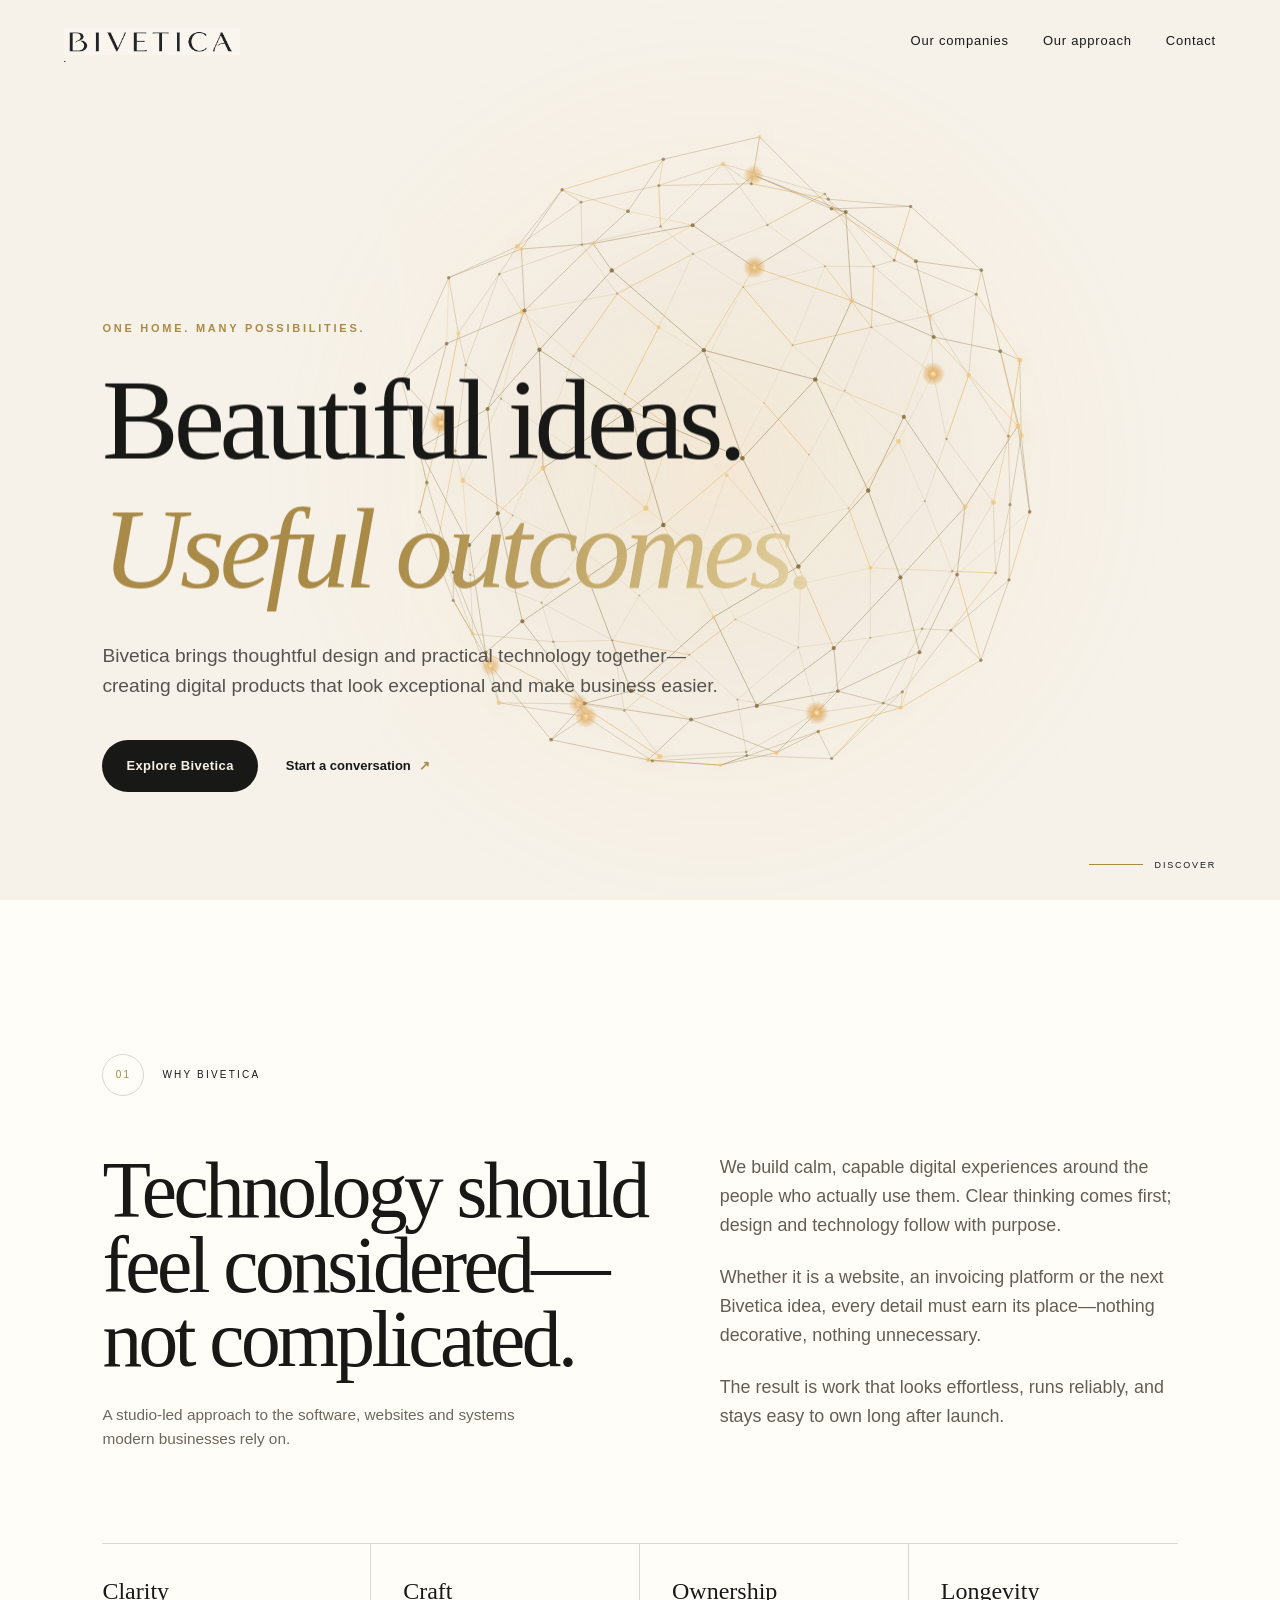
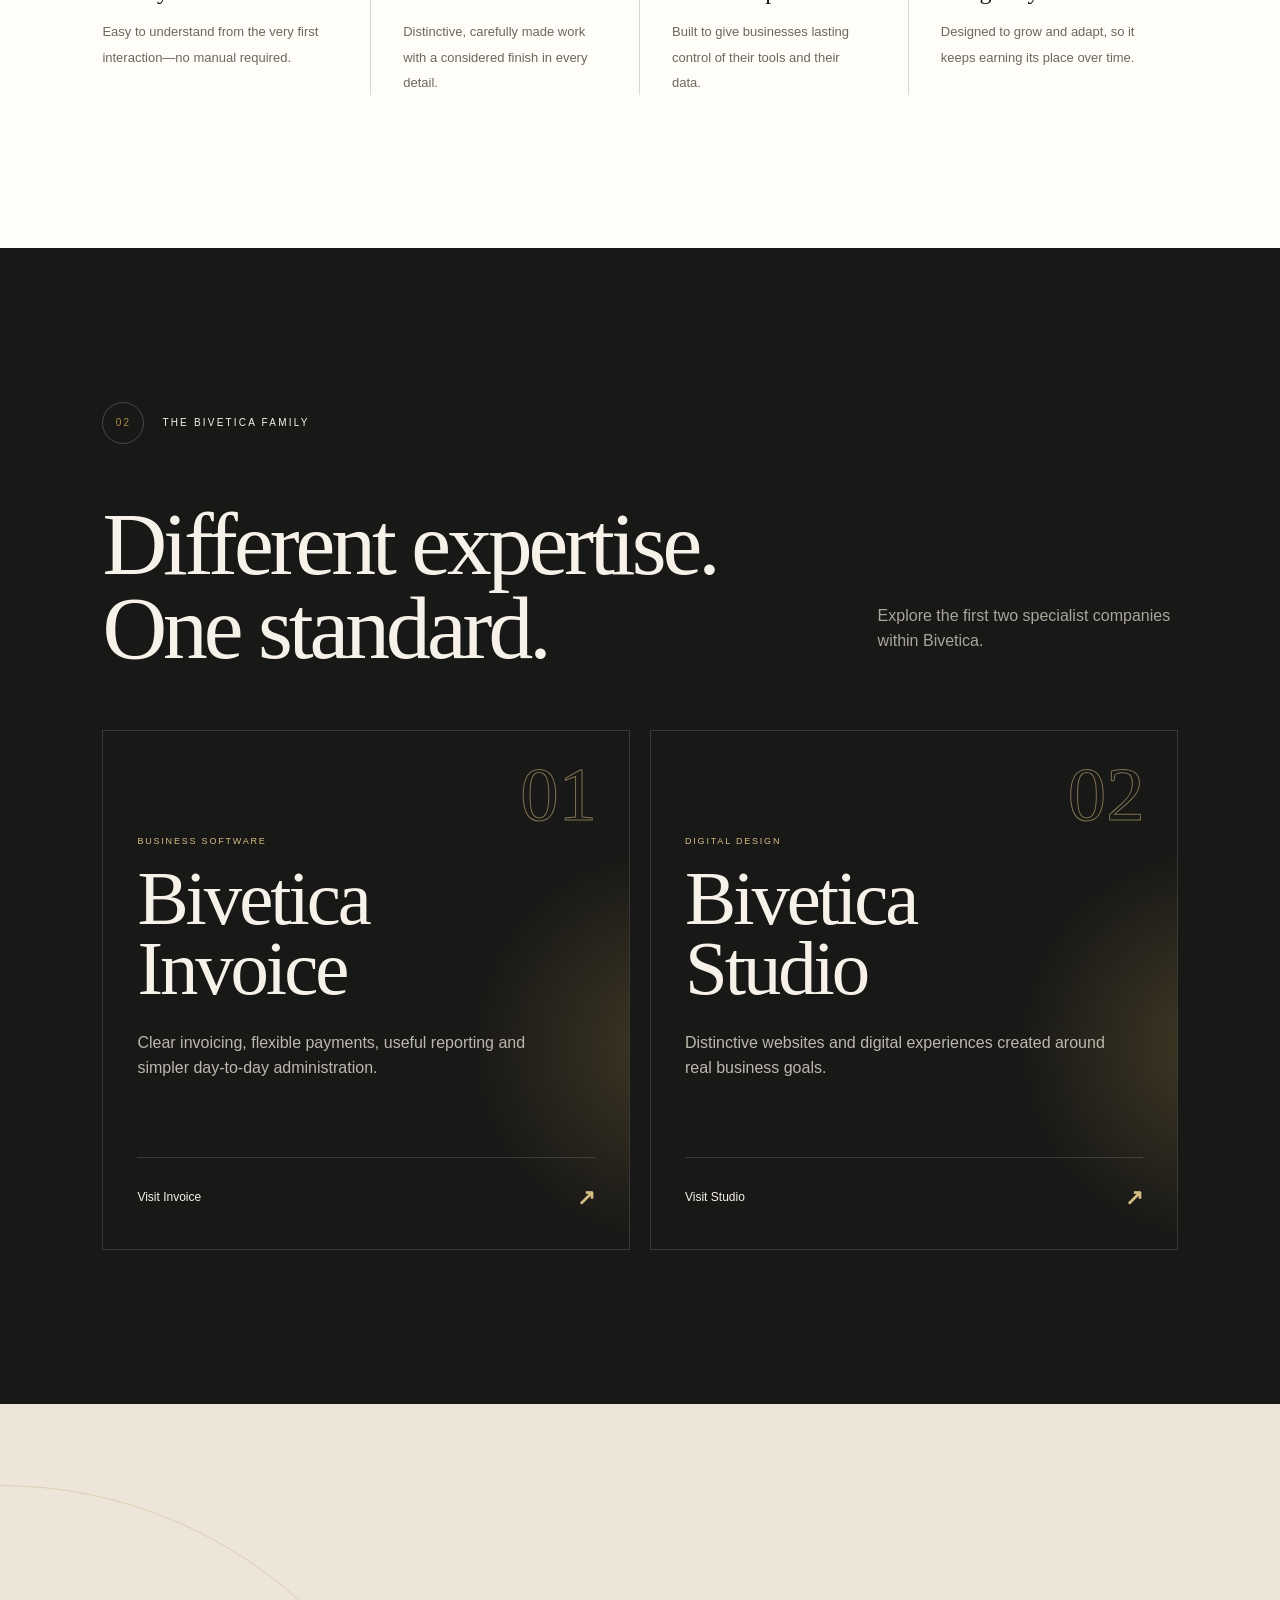
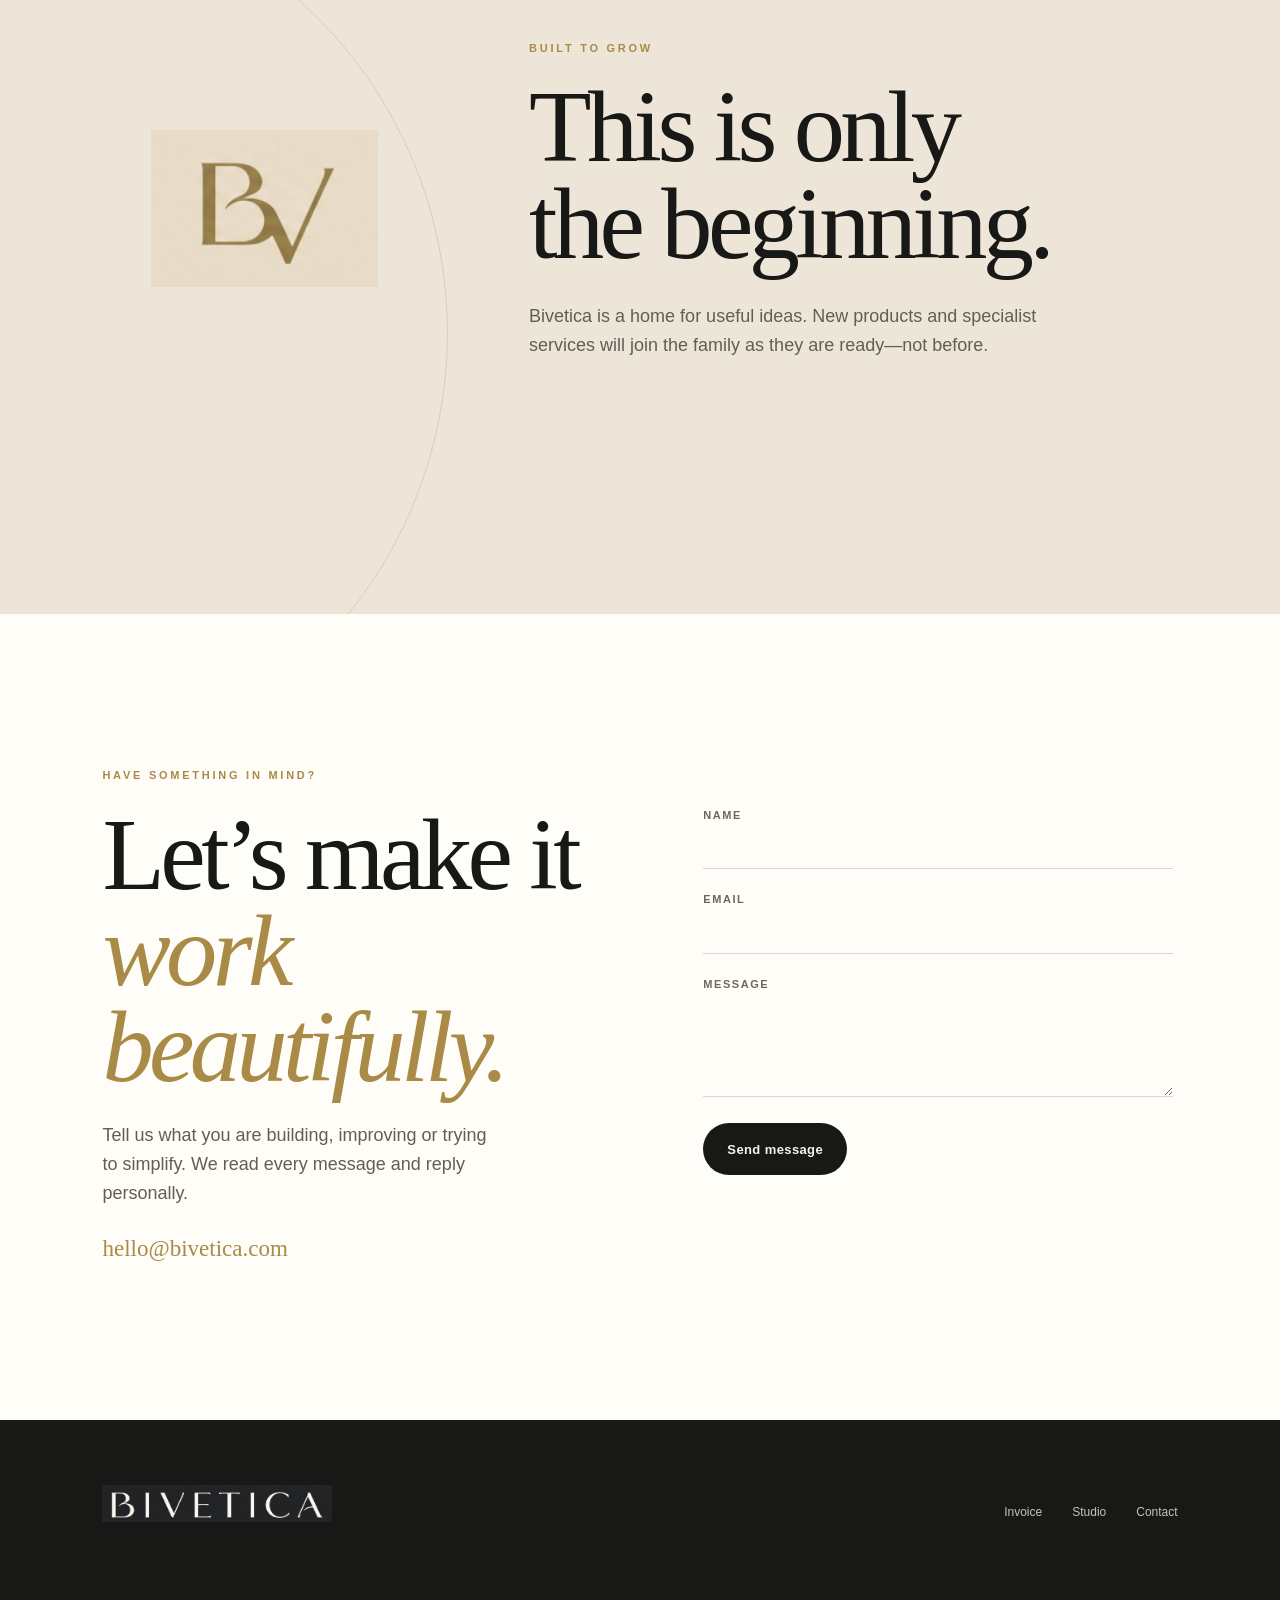
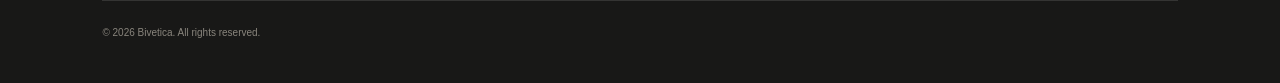
<file: index.html>
<!doctype html>
<html lang="en">
<head>
  <meta charset="utf-8">
  <meta name="viewport" content="width=device-width, initial-scale=1">
  <meta name="robots" content="noindex">
  <meta name="description" content="Bivetica creates elegant digital tools, websites and business systems designed to make everyday work feel simpler.">
  <meta name="theme-color" content="#f7f2e9">
  <title>Bivetica — Thoughtful digital tools for modern business (preview)</title>

  <link rel="icon" href="assets/favicon.ico" sizes="any">
  <link rel="apple-touch-icon" href="assets/apple-touch-icon.png">
  <link rel="stylesheet" href="styles.css">
  <link rel="stylesheet" href="enhance.css?v=3">
  <script src="script.js" defer></script>
  <script src="mesh.js?v=3" defer></script>
  <script src="contact.js?v=3" defer></script>
</head>
<body>
  <a class="skip-link" href="#main">Skip to content</a>
  <header class="site-header" data-header>
    <a class="brand" href="#top" aria-label="Bivetica home">
      <picture>\n        <source srcset="assets/bivetica-approved-light.webp" type="image/webp">\n        <img src="assets/bivetica-approved-light.png" alt="Bivetica" width="1170" height="180">\n      </picture>
    </a>
    <button class="menu-toggle" type="button" aria-expanded="false" aria-controls="site-nav" data-menu>
      <span></span><span></span><span></span><span class="sr-only">Menu</span>
    </button>
    <nav id="site-nav" class="site-nav" aria-label="Main navigation" data-nav>
      <a href="#companies">Our companies</a>
      <a href="#approach">Our approach</a>
      <a href="#contact">Contact</a>
    </nav>
  </header>

  <main id="main">
    <section class="hero" id="top">
      <canvas class="hero-mesh" data-mesh aria-hidden="true"></canvas>
      <div class="hero-copy reveal">
        <p class="eyebrow">One home. Many possibilities.</p>
        <h1 class="hero-title">
          <span class="line"><span>Beautiful ideas.</span></span>
          <span class="line"><span><em>Useful outcomes.</em></span></span>
        </h1>
        <p class="hero-intro">Bivetica brings thoughtful design and practical technology together—creating digital products that look exceptional and make business easier.</p>
        <div class="hero-actions">
          <a class="button button-primary" href="#companies">Explore Bivetica</a>
          <a class="text-link" href="#contact">Start a conversation <span aria-hidden="true">↗</span></a>
        </div>
      </div>
      <div class="scroll-note" aria-hidden="true"><span></span>Discover</div>
    </section>

    <section class="manifesto section-pad" id="approach">
      <div class="section-label reveal"><span>01</span> Why Bivetica</div>
      <div class="manifesto-grid">
        <div class="manifesto-lead reveal">
          <h2>Technology should feel considered—not complicated.</h2>
          <p class="manifesto-tag">A studio-led approach to the software, websites and systems modern businesses rely on.</p>
        </div>
        <div class="manifesto-copy reveal">
          <p>We build calm, capable digital experiences around the people who actually use them. Clear thinking comes first; design and technology follow with purpose.</p>
          <p>Whether it is a website, an invoicing platform or the next Bivetica idea, every detail must earn its place—nothing decorative, nothing unnecessary.</p>
          <p>The result is work that looks effortless, runs reliably, and stays easy to own long after launch.</p>
        </div>
      </div>
      <div class="principles" aria-label="Our principles">
        <article class="principle reveal"><strong>Clarity</strong><span>Easy to understand from the very first interaction—no manual required.</span></article>
        <article class="principle reveal"><strong>Craft</strong><span>Distinctive, carefully made work with a considered finish in every detail.</span></article>
        <article class="principle reveal"><strong>Ownership</strong><span>Built to give businesses lasting control of their tools and their data.</span></article>
        <article class="principle reveal"><strong>Longevity</strong><span>Designed to grow and adapt, so it keeps earning its place over time.</span></article>
      </div>
    </section>

    <section class="companies section-pad" id="companies">
      <div class="section-label light reveal"><span>02</span> The Bivetica family</div>
      <div class="companies-heading reveal">
        <h2>Different expertise.<br>One standard.</h2>
        <p>Explore the first two specialist companies within Bivetica.</p>
      </div>
      <div class="company-grid">
        <a class="company-card invoice reveal" href="https://invoice.bivetica.com/">
          <span class="card-number">01</span>
          <div class="card-body">
            <p class="card-kicker">Business software</p>
            <h3>Bivetica<br>Invoice</h3>
            <p>Clear invoicing, flexible payments, useful reporting and simpler day-to-day administration.</p>
          </div>
          <span class="card-link">Visit Invoice <b>↗</b></span>
          <span class="card-aura" aria-hidden="true"></span>
        </a>
        <a class="company-card studio reveal" href="https://studio.bivetica.com/">
          <span class="card-number">02</span>
          <div class="card-body">
            <p class="card-kicker">Digital design</p>
            <h3>Bivetica<br>Studio</h3>
            <p>Distinctive websites and digital experiences created around real business goals.</p>
          </div>
          <span class="card-link">Visit Studio <b>↗</b></span>
          <span class="card-aura" aria-hidden="true"></span>
        </a>
      </div>
    </section>

    <section class="future section-pad">
      <div class="future-mark reveal"><picture><source srcset="assets/bv-approved-light.webp" type="image/webp"><img src="assets/bv-approved-light.png" alt=""></picture></div>
      <div class="future-copy reveal">
        <p class="eyebrow">Built to grow</p>
        <h2>This is only<br>the beginning.</h2>
        <p>Bivetica is a home for useful ideas. New products and specialist services will join the family as they are ready—not before.</p>
      </div>
      <div class="future-line" aria-hidden="true"></div>
    </section>

    <section class="contact section-pad" id="contact">
      <p class="eyebrow reveal">Have something in mind?</p>
      <div class="contact-grid">
        <div class="contact-lead reveal">
          <h2>Let’s make it<br><em>work beautifully.</em></h2>
          <p>Tell us what you are building, improving or trying to simplify. We read every message and reply personally.</p>
          <a class="contact-email" href="mailto:hello@bivetica.com">hello@bivetica.com</a>
        </div>
        <form class="contact-form reveal" method="post" action="contact.php" novalidate>
          <div class="field">
            <label for="cf-name">Name</label>
            <input id="cf-name" name="name" type="text" autocomplete="name" required>
          </div>
          <div class="field">
            <label for="cf-email">Email</label>
            <input id="cf-email" name="email" type="email" autocomplete="email" required>
          </div>
          <div class="field">
            <label for="cf-message">Message</label>
            <textarea id="cf-message" name="message" rows="4" required></textarea>
          </div>
          <input type="text" name="company_url" class="cf-hp" tabindex="-1" autocomplete="off" aria-hidden="true">
          <button class="button button-dark" type="submit">Send message</button>
          <p class="cf-status" role="status" aria-live="polite"></p>
        </form>
      </div>
    </section>
  </main>

  <footer class="site-footer">
    <div class="footer-brand"><picture><source srcset="assets/bivetica-approved-dark.webp" type="image/webp"><img src="assets/bivetica-approved-dark.png" alt="Bivetica"></picture></div>
    <div class="footer-links">
      <a href="https://invoice.bivetica.com/">Invoice</a>
      <a href="https://studio.bivetica.com/">Studio</a>
      <a href="mailto:hello@bivetica.com">Contact</a>
    </div>
    <p>© <span data-year></span> Bivetica. All rights reserved.</p>
  </footer>
</body>
</html>
</file>
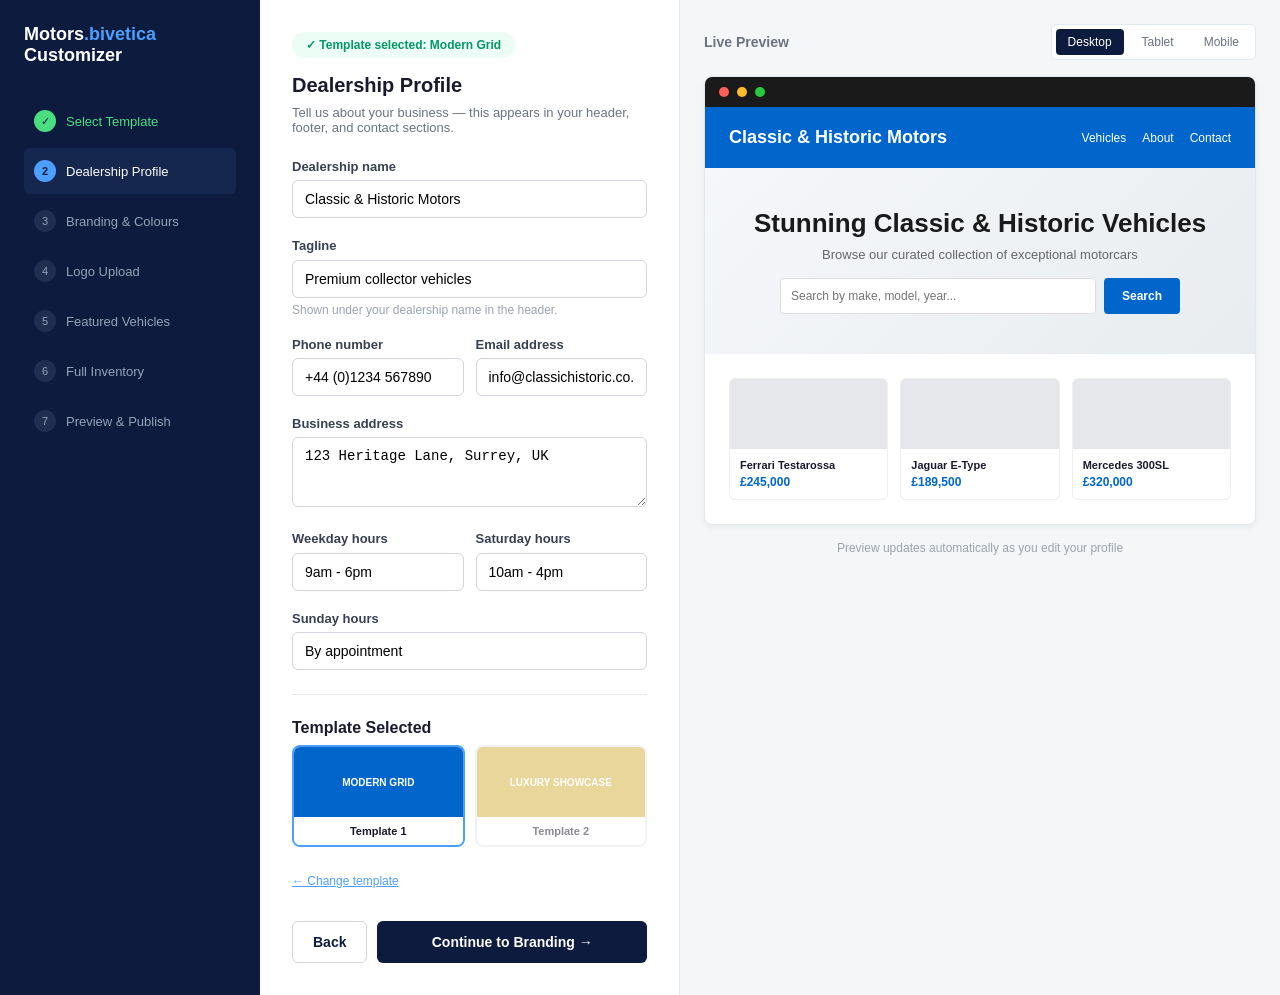
<file: motors-dealer-templates/dealer-customizer-admin-panel.html>
<!DOCTYPE html>
<html lang="en">
<head>
<meta charset="UTF-8">
<meta name="viewport" content="width=device-width, initial-scale=1.0">
<title>Dealer Customizer - Admin Panel</title>
<style>
* { margin: 0; padding: 0; box-sizing: border-box; }
body { font-family: -apple-system, BlinkMacSystemFont, 'Segoe UI', sans-serif; color: #1a1a2e; background: #f4f6f8; }

.app-shell { display: grid; grid-template-columns: 260px 1fr; min-height: 100vh; }
.sidebar { background: #0d1b3e; color: #fff; padding: 1.5rem; }
.sidebar-logo { font-size: 18px; font-weight: 700; margin-bottom: 2rem; }
.sidebar-logo span { color: #4d9fff; }
.step-list { list-style: none; }
.step-item { display: flex; align-items: center; gap: 10px; padding: 12px 10px; border-radius: 6px; margin-bottom: 4px; font-size: 13px; color: #94a3b8; cursor: pointer; }
.step-item.active { background: #16274f; color: #fff; }
.step-item.done { color: #4ade80; }
.step-num { width: 22px; height: 22px; border-radius: 50%; background: #1e2f52; display: flex; align-items: center; justify-content: center; font-size: 11px; flex-shrink: 0; }
.step-item.active .step-num { background: #4d9fff; color: #0d1b3e; font-weight: 700; }
.step-item.done .step-num { background: #4ade80; color: #0d1b3e; }

.main-panel { display: grid; grid-template-columns: 420px 1fr; }
.form-panel { padding: 2rem; overflow-y: auto; border-right: 1px solid #e2e8f0; background: #fff; }
.form-panel h2 { font-size: 20px; margin-bottom: 0.5rem; }
.form-panel .subtitle { font-size: 13px; color: #6b7280; margin-bottom: 1.5rem; }

.field-group { margin-bottom: 1.25rem; }
.field-group label { display: block; font-size: 13px; font-weight: 600; margin-bottom: 0.4rem; color: #374151; }
.field-group input[type="text"], .field-group input[type="email"], .field-group input[type="tel"], .field-group textarea, .field-group select { width: 100%; padding: 10px 12px; border: 1px solid #d1d5db; border-radius: 6px; font-size: 14px; }
.field-group textarea { resize: vertical; min-height: 70px; }
.field-hint { font-size: 12px; color: #9ca3af; margin-top: 0.3rem; }
.field-row { display: grid; grid-template-columns: 1fr 1fr; gap: 12px; }

.color-picker-row { display: flex; gap: 10px; align-items: center; }
.color-swatch { width: 40px; height: 40px; border-radius: 6px; border: 2px solid #e5e7eb; cursor: pointer; flex-shrink: 0; }
.color-hex-input { flex: 1; padding: 10px 12px; border: 1px solid #d1d5db; border-radius: 6px; font-size: 13px; font-family: monospace; }
.preset-colors { display: flex; gap: 8px; margin-top: 0.5rem; }
.preset-swatch { width: 28px; height: 28px; border-radius: 50%; cursor: pointer; border: 2px solid transparent; }
.preset-swatch.selected { border-color: #1a1a2e; }

.template-picker-grid { display: grid; grid-template-columns: repeat(2, 1fr); gap: 10px; margin-bottom: 1.5rem; }
.template-thumb { border: 2px solid #e5e7eb; border-radius: 8px; overflow: hidden; cursor: pointer; }
.template-thumb.selected { border-color: #4d9fff; }
.template-thumb-preview { height: 70px; display: flex; align-items: center; justify-content: center; font-size: 10px; color: #fff; font-weight: 700; }
.template-thumb-label { padding: 8px; font-size: 11px; font-weight: 600; text-align: center; background: #fff; }

.logo-upload { border: 2px dashed #d1d5db; border-radius: 8px; padding: 2rem; text-align: center; cursor: pointer; }
.logo-upload:hover { border-color: #4d9fff; background: #f0f7ff; }
.logo-upload-icon { font-size: 28px; margin-bottom: 0.5rem; }
.logo-upload-text { font-size: 13px; color: #6b7280; }

.vehicle-list { border: 1px solid #e5e7eb; border-radius: 8px; overflow: hidden; margin-bottom: 1rem; }
.vehicle-list-item { display: flex; align-items: center; gap: 12px; padding: 12px; border-bottom: 1px solid #f0f0f0; }
.vehicle-list-item:last-child { border-bottom: none; }
.vehicle-thumb { width: 50px; height: 40px; background: #e5e7eb; border-radius: 4px; flex-shrink: 0; }
.vehicle-list-info { flex: 1; }
.vehicle-list-name { font-size: 13px; font-weight: 600; }
.vehicle-list-price { font-size: 12px; color: #6b7280; }
.vehicle-remove { color: #ef4444; cursor: pointer; font-size: 12px; }
.add-vehicle-btn { width: 100%; padding: 10px; border: 1px dashed #d1d5db; border-radius: 6px; background: #fff; color: #4d9fff; font-weight: 600; font-size: 13px; cursor: pointer; }

.form-actions { display: flex; gap: 10px; margin-top: 2rem; }
.btn-primary { flex: 1; padding: 12px; background: #0d1b3e; color: #fff; border: none; border-radius: 6px; font-weight: 700; cursor: pointer; font-size: 14px; }
.btn-secondary { padding: 12px 20px; background: #fff; color: #0d1b3e; border: 1px solid #d1d5db; border-radius: 6px; font-weight: 700; cursor: pointer; font-size: 14px; }

.preview-panel { background: #f4f6f8; padding: 1.5rem; overflow-y: auto; }
.preview-toolbar { display: flex; justify-content: space-between; align-items: center; margin-bottom: 1rem; }
.preview-toolbar-title { font-size: 14px; font-weight: 700; color: #6b7280; }
.viewport-toggle { display: flex; gap: 6px; background: #fff; padding: 4px; border-radius: 6px; border: 1px solid #e2e8f0; }
.viewport-btn { padding: 6px 12px; border: none; background: transparent; border-radius: 4px; font-size: 12px; cursor: pointer; color: #6b7280; }
.viewport-btn.active { background: #0d1b3e; color: #fff; }
.preview-frame { background: #fff; border-radius: 8px; border: 1px solid #e2e8f0; overflow: hidden; box-shadow: 0 2px 8px rgba(0,0,0,0.05); }
.preview-frame-header { background: #1a1a1a; padding: 10px 14px; display: flex; align-items: center; gap: 8px; }
.preview-dot { width: 10px; height: 10px; border-radius: 50%; }
.preview-mock { padding: 0; }
.preview-mock-header { background: #0066cc; color: #fff; padding: 20px 24px; display: flex; justify-content: space-between; align-items: center; }
.preview-mock-logo { font-size: 18px; font-weight: 700; }
.preview-mock-nav { display: flex; gap: 16px; font-size: 12px; }
.preview-mock-hero { background: linear-gradient(135deg, #f5f7fa, #e9ecef); padding: 40px 24px; text-align: center; }
.preview-mock-hero h2 { font-size: 26px; margin-bottom: 8px; color: #1a1a1a; }
.preview-mock-hero p { font-size: 13px; color: #666; margin-bottom: 16px; }
.preview-mock-search { max-width: 400px; margin: 0 auto; display: flex; gap: 8px; }
.preview-mock-search input { flex: 1; padding: 10px; border: 1px solid #ddd; border-radius: 4px; font-size: 12px; }
.preview-mock-search button { padding: 10px 18px; background: #0066cc; color: #fff; border: none; border-radius: 4px; font-size: 12px; font-weight: 600; }
.preview-mock-vehicles { padding: 24px; display: grid; grid-template-columns: repeat(3, 1fr); gap: 12px; }
.preview-mock-card { border: 1px solid #eee; border-radius: 6px; overflow: hidden; }
.preview-mock-card-img { height: 70px; background: #e5e7eb; }
.preview-mock-card-info { padding: 10px; }
.preview-mock-card-name { font-size: 11px; font-weight: 700; margin-bottom: 4px; }
.preview-mock-card-price { font-size: 12px; font-weight: 700; color: #0066cc; }

.progress-badge { display: inline-flex; align-items: center; gap: 6px; background: #ecfdf5; color: #059669; padding: 6px 14px; border-radius: 20px; font-size: 12px; font-weight: 600; margin-bottom: 1rem; }
</style>
</head>
<body>
<div class="app-shell">

  <aside class="sidebar">
    <div class="sidebar-logo">Motors<span>.bivetica</span> Customizer</div>
    <ul class="step-list">
      <li class="step-item done"><div class="step-num">✓</div> Select Template</li>
      <li class="step-item active"><div class="step-num">2</div> Dealership Profile</li>
      <li class="step-item"><div class="step-num">3</div> Branding & Colours</li>
      <li class="step-item"><div class="step-num">4</div> Logo Upload</li>
      <li class="step-item"><div class="step-num">5</div> Featured Vehicles</li>
      <li class="step-item"><div class="step-num">6</div> Full Inventory</li>
      <li class="step-item"><div class="step-num">7</div> Preview & Publish</li>
    </ul>
  </aside>

  <div class="main-panel">
    <div class="form-panel">
      <div class="progress-badge">✓ Template selected: Modern Grid</div>
      <h2>Dealership Profile</h2>
      <p class="subtitle">Tell us about your business — this appears in your header, footer, and contact sections.</p>

      <div class="field-group">
        <label>Dealership name</label>
        <input type="text" value="Classic & Historic Motors" placeholder="e.g. Millbrook Motors">
      </div>

      <div class="field-group">
        <label>Tagline</label>
        <input type="text" value="Premium collector vehicles" placeholder="e.g. Family run since 1978">
        <div class="field-hint">Shown under your dealership name in the header.</div>
      </div>

      <div class="field-row">
        <div class="field-group">
          <label>Phone number</label>
          <input type="tel" value="+44 (0)1234 567890">
        </div>
        <div class="field-group">
          <label>Email address</label>
          <input type="email" value="info@classichistoric.co.uk">
        </div>
      </div>

      <div class="field-group">
        <label>Business address</label>
        <textarea>123 Heritage Lane, Surrey, UK</textarea>
      </div>

      <div class="field-row">
        <div class="field-group">
          <label>Weekday hours</label>
          <input type="text" value="9am - 6pm">
        </div>
        <div class="field-group">
          <label>Saturday hours</label>
          <input type="text" value="10am - 4pm">
        </div>
      </div>

      <div class="field-group">
        <label>Sunday hours</label>
        <input type="text" value="By appointment">
      </div>

      <hr style="border: none; border-top: 1px solid #e5e7eb; margin: 1.5rem 0;">

      <h2 style="font-size: 16px;">Template Selected</h2>
      <div class="template-picker-grid">
        <div class="template-thumb selected">
          <div class="template-thumb-preview" style="background: #0066cc;">MODERN GRID</div>
          <div class="template-thumb-label">Template 1</div>
        </div>
        <div class="template-thumb" style="opacity: 0.5;">
          <div class="template-thumb-preview" style="background: #d4af37;">LUXURY SHOWCASE</div>
          <div class="template-thumb-label">Template 2</div>
        </div>
      </div>
      <a href="#" style="font-size: 12px; color: #4d9fff;">← Change template</a>

      <div class="form-actions">
        <button class="btn-secondary">Back</button>
        <button class="btn-primary">Continue to Branding →</button>
      </div>
    </div>

    <div class="preview-panel">
      <div class="preview-toolbar">
        <div class="preview-toolbar-title">Live Preview</div>
        <div class="viewport-toggle">
          <button class="viewport-btn active">Desktop</button>
          <button class="viewport-btn">Tablet</button>
          <button class="viewport-btn">Mobile</button>
        </div>
      </div>

      <div class="preview-frame">
        <div class="preview-frame-header">
          <div class="preview-dot" style="background: #ff5f56;"></div>
          <div class="preview-dot" style="background: #ffbd2e;"></div>
          <div class="preview-dot" style="background: #27c93f;"></div>
        </div>
        <div class="preview-mock">
          <div class="preview-mock-header">
            <div class="preview-mock-logo">Classic & Historic Motors</div>
            <div class="preview-mock-nav">
              <span>Vehicles</span><span>About</span><span>Contact</span>
            </div>
          </div>
          <div class="preview-mock-hero">
            <h2>Stunning Classic & Historic Vehicles</h2>
            <p>Browse our curated collection of exceptional motorcars</p>
            <div class="preview-mock-search">
              <input type="text" placeholder="Search by make, model, year...">
              <button>Search</button>
            </div>
          </div>
          <div class="preview-mock-vehicles">
            <div class="preview-mock-card">
              <div class="preview-mock-card-img"></div>
              <div class="preview-mock-card-info">
                <div class="preview-mock-card-name">Ferrari Testarossa</div>
                <div class="preview-mock-card-price">£245,000</div>
              </div>
            </div>
            <div class="preview-mock-card">
              <div class="preview-mock-card-img"></div>
              <div class="preview-mock-card-info">
                <div class="preview-mock-card-name">Jaguar E-Type</div>
                <div class="preview-mock-card-price">£189,500</div>
              </div>
            </div>
            <div class="preview-mock-card">
              <div class="preview-mock-card-img"></div>
              <div class="preview-mock-card-info">
                <div class="preview-mock-card-name">Mercedes 300SL</div>
                <div class="preview-mock-card-price">£320,000</div>
              </div>
            </div>
          </div>
        </div>
      </div>

      <p style="font-size: 12px; color: #9ca3af; text-align: center; margin-top: 1rem;">Preview updates automatically as you edit your profile</p>
    </div>
  </div>

</div>
</body>
</html>
</file>
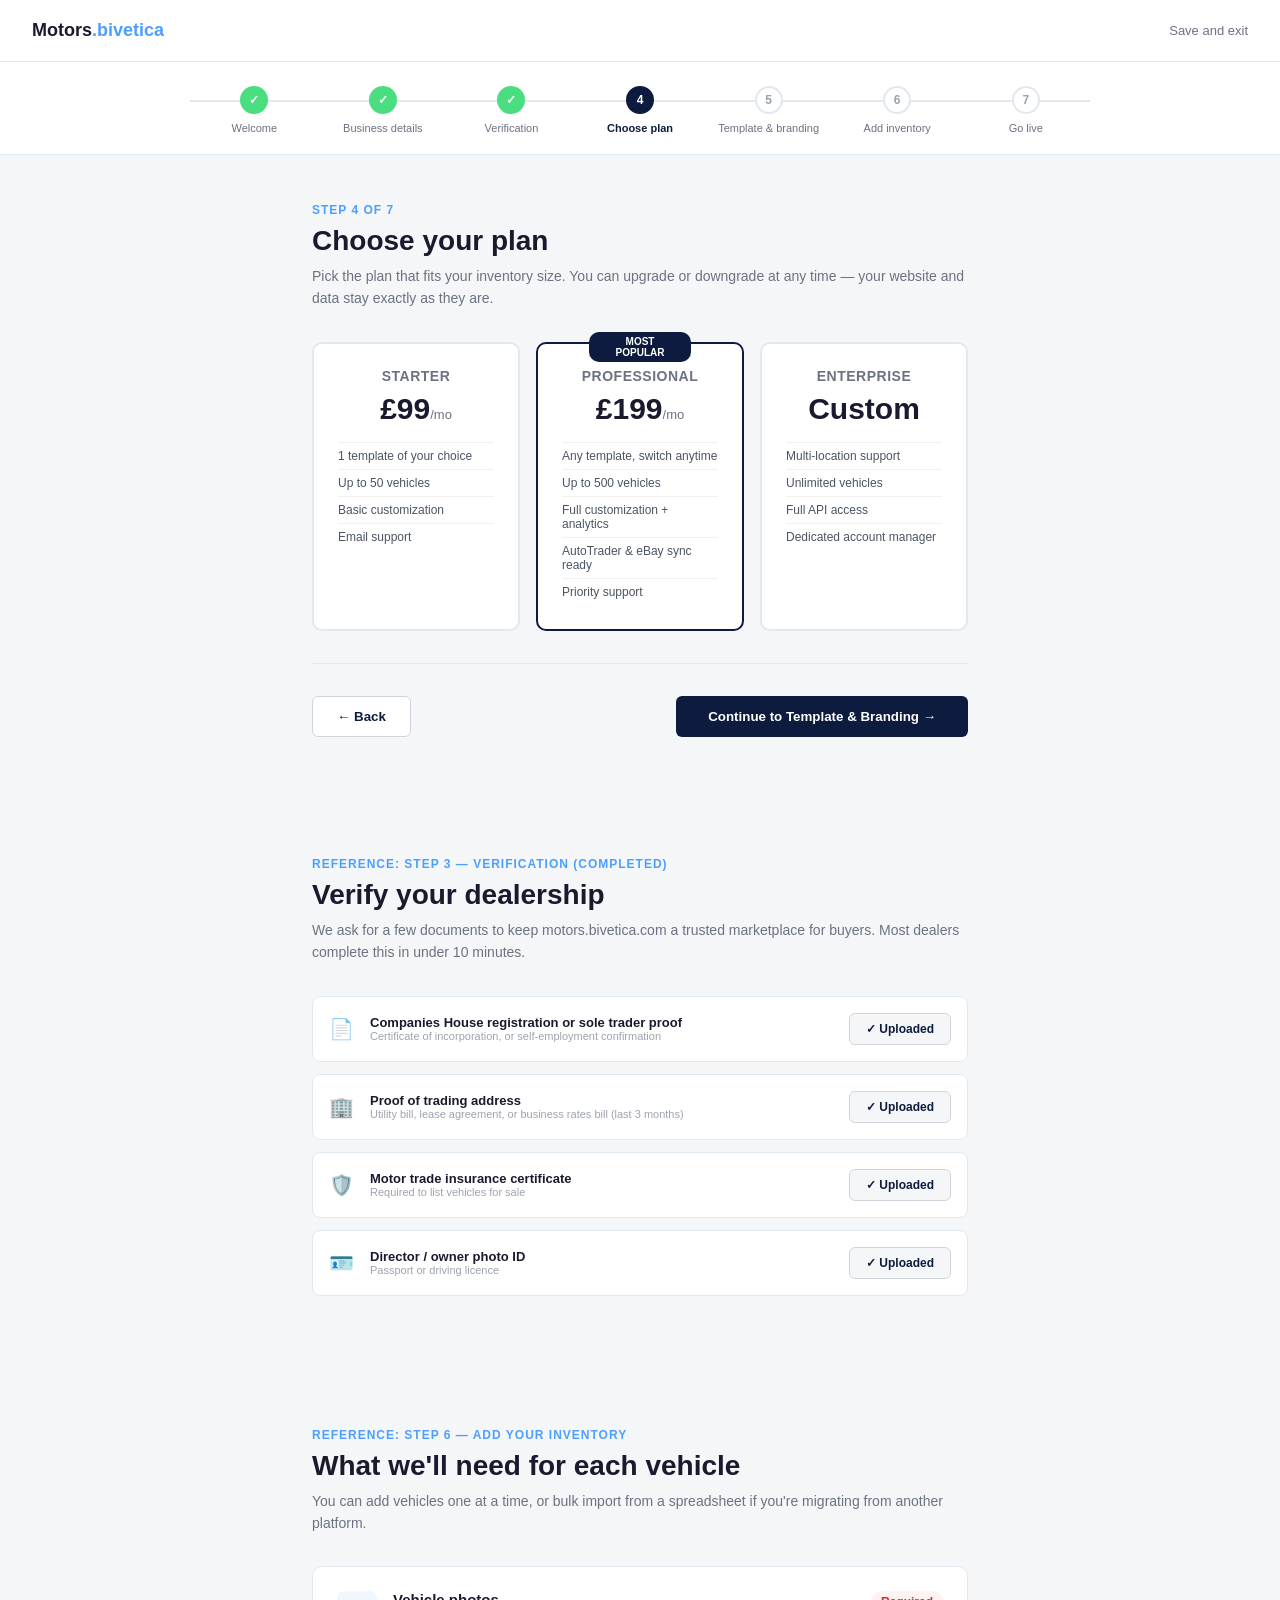
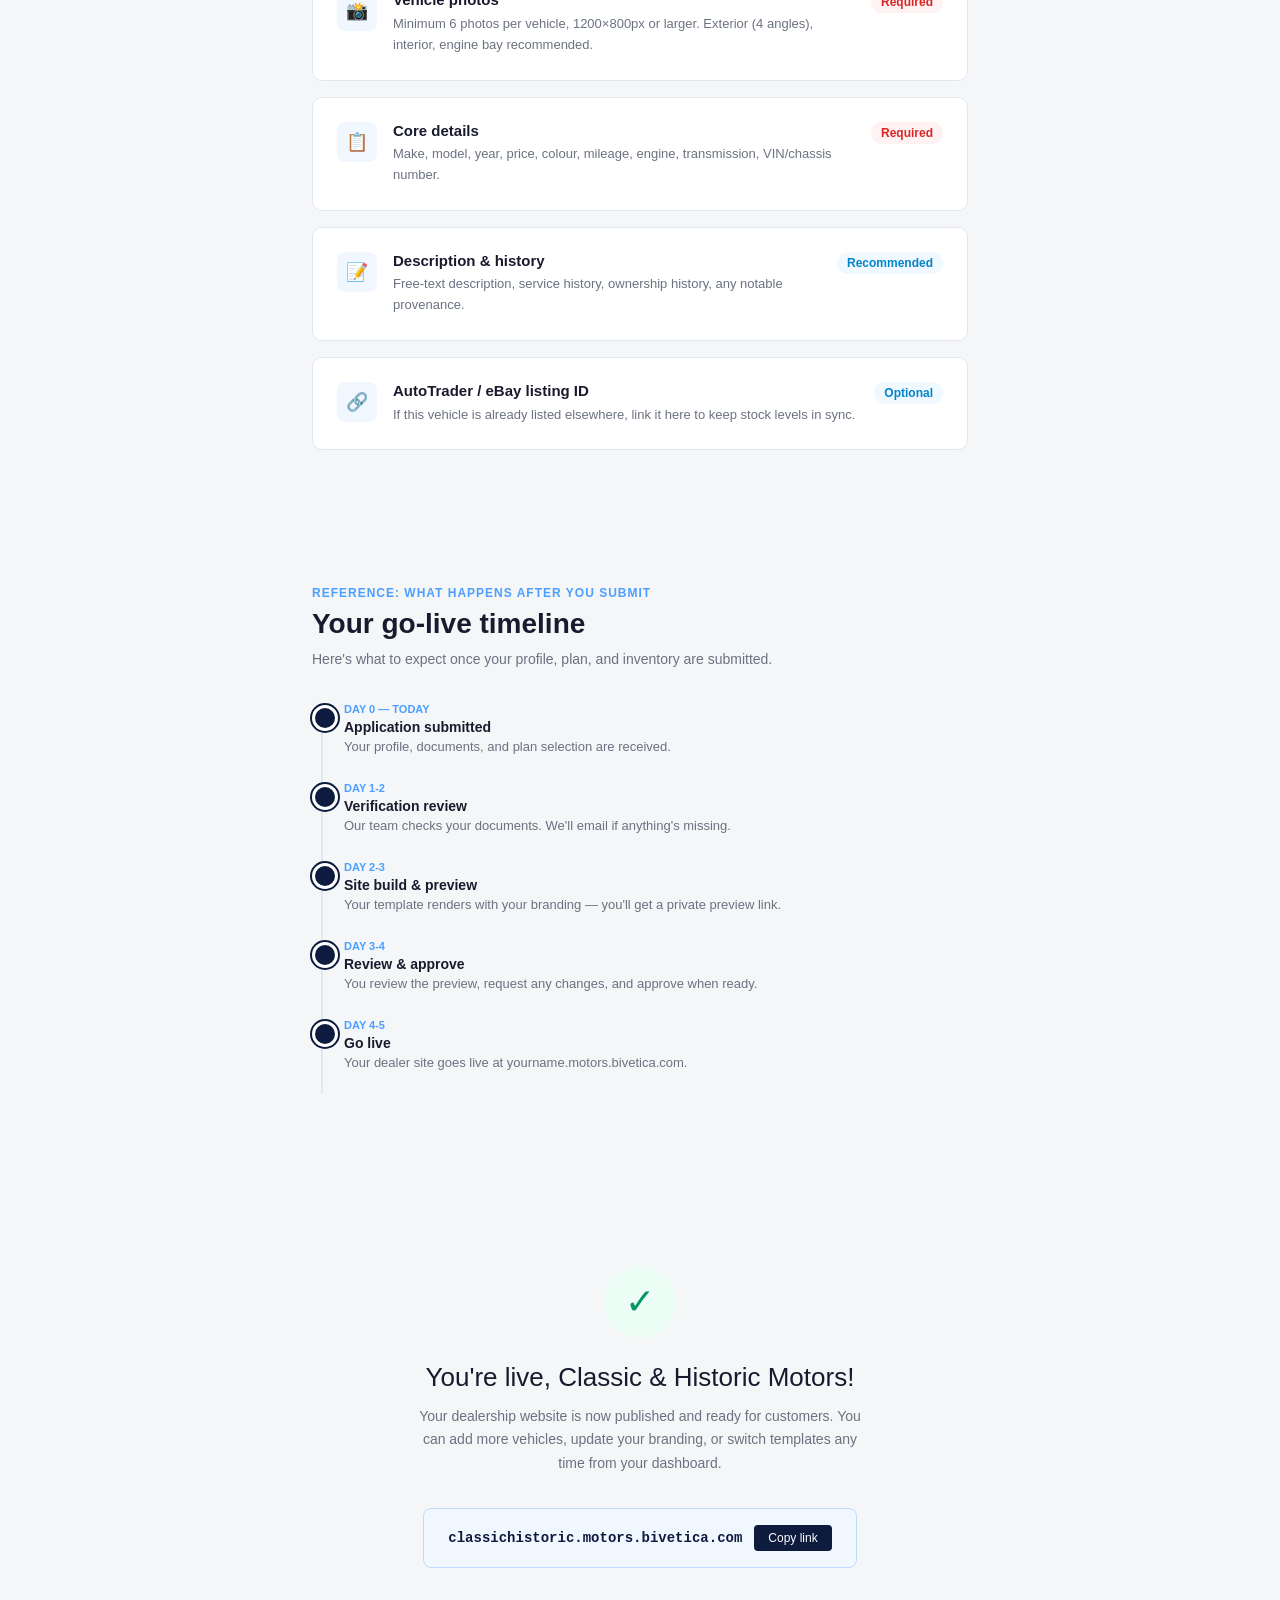
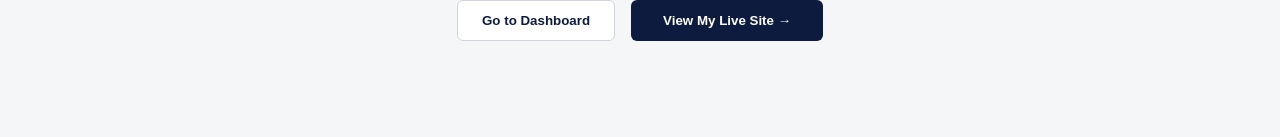
<file: motors-dealer-templates/dealer-onboarding-flow.html>
<!DOCTYPE html>
<html lang="en">
<head>
<meta charset="UTF-8">
<meta name="viewport" content="width=device-width, initial-scale=1.0">
<title>Dealer Onboarding - Welcome to motors.bivetica.com</title>
<style>
* { margin: 0; padding: 0; box-sizing: border-box; }
body { font-family: -apple-system, BlinkMacSystemFont, 'Segoe UI', sans-serif; color: #1a1a2e; background: #f4f6f8; }

.wizard-header { background: #fff; border-bottom: 1px solid #e2e8f0; padding: 1.25rem 2rem; display: flex; justify-content: space-between; align-items: center; }
.wizard-logo { font-size: 18px; font-weight: 700; }
.wizard-logo span { color: #4d9fff; }
.wizard-exit { font-size: 13px; color: #6b7280; text-decoration: none; }

.progress-track { background: #fff; padding: 1.5rem 2rem 0; border-bottom: 1px solid #e2e8f0; }
.progress-steps { display: flex; justify-content: space-between; max-width: 900px; margin: 0 auto; position: relative; }
.progress-steps::before { content: ''; position: absolute; top: 14px; left: 0; right: 0; height: 2px; background: #e2e8f0; z-index: 0; }
.progress-step { display: flex; flex-direction: column; align-items: center; gap: 8px; position: relative; z-index: 1; flex: 1; }
.progress-circle { width: 28px; height: 28px; border-radius: 50%; background: #fff; border: 2px solid #e2e8f0; display: flex; align-items: center; justify-content: center; font-size: 12px; font-weight: 700; color: #9ca3af; }
.progress-step.done .progress-circle { background: #4ade80; border-color: #4ade80; color: #fff; }
.progress-step.active .progress-circle { background: #0d1b3e; border-color: #0d1b3e; color: #fff; }
.progress-label { font-size: 11px; color: #6b7280; padding-bottom: 1.25rem; text-align: center; }
.progress-step.active .progress-label { color: #0d1b3e; font-weight: 700; }

.wizard-body { max-width: 720px; margin: 0 auto; padding: 3rem 2rem; }
.step-eyebrow { font-size: 12px; color: #4d9fff; font-weight: 700; letter-spacing: 1px; text-transform: uppercase; margin-bottom: 0.5rem; }
.step-title { font-size: 28px; margin-bottom: 0.5rem; }
.step-desc { font-size: 14px; color: #6b7280; margin-bottom: 2rem; line-height: 1.6; }

.checklist-card { background: #fff; border: 1px solid #e2e8f0; border-radius: 10px; padding: 1.5rem; margin-bottom: 1rem; display: flex; gap: 1rem; align-items: flex-start; }
.checklist-icon { width: 40px; height: 40px; border-radius: 8px; background: #f0f7ff; display: flex; align-items: center; justify-content: center; font-size: 18px; flex-shrink: 0; }
.checklist-content h3 { font-size: 15px; margin-bottom: 0.35rem; }
.checklist-content p { font-size: 13px; color: #6b7280; line-height: 1.6; }
.checklist-status { margin-left: auto; font-size: 12px; font-weight: 700; padding: 4px 10px; border-radius: 12px; flex-shrink: 0; }
.status-required { background: #fef2f2; color: #dc2626; }
.status-optional { background: #f0f9ff; color: #0284c7; }
.status-done { background: #ecfdf5; color: #059669; }

.plan-cards { display: grid; grid-template-columns: repeat(3, 1fr); gap: 1rem; margin-bottom: 2rem; }
.plan-card { background: #fff; border: 2px solid #e2e8f0; border-radius: 10px; padding: 1.5rem; text-align: center; cursor: pointer; }
.plan-card.recommended { border-color: #0d1b3e; position: relative; }
.plan-badge { position: absolute; top: -12px; left: 50%; transform: translateX(-50%); background: #0d1b3e; color: #fff; font-size: 10px; padding: 4px 12px; border-radius: 10px; font-weight: 700; }
.plan-name { font-size: 14px; font-weight: 700; color: #6b7280; text-transform: uppercase; letter-spacing: 0.5px; margin-bottom: 0.5rem; }
.plan-price { font-size: 30px; font-weight: 700; margin-bottom: 0.25rem; }
.plan-price span { font-size: 13px; font-weight: 400; color: #6b7280; }
.plan-features { list-style: none; margin-top: 1rem; text-align: left; font-size: 12px; color: #4b5563; }
.plan-features li { padding: 6px 0; border-top: 1px solid #f0f0f0; }

.document-upload-row { display: flex; align-items: center; gap: 1rem; padding: 1rem; border: 1px solid #e2e8f0; border-radius: 8px; margin-bottom: 0.75rem; background: #fff; }
.doc-icon { font-size: 20px; }
.doc-info { flex: 1; }
.doc-name { font-size: 13px; font-weight: 600; }
.doc-note { font-size: 11px; color: #9ca3af; }
.doc-upload-btn { padding: 8px 16px; background: #f4f6f8; color: #0d1b3e; border: 1px solid #d1d5db; border-radius: 6px; font-size: 12px; font-weight: 600; cursor: pointer; }

.timeline { position: relative; padding-left: 2rem; }
.timeline::before { content: ''; position: absolute; left: 9px; top: 4px; bottom: 4px; width: 2px; background: #e2e8f0; }
.timeline-item { position: relative; padding-bottom: 1.75rem; }
.timeline-item::before { content: ''; position: absolute; left: -2rem; top: 2px; width: 20px; height: 20px; border-radius: 50%; background: #0d1b3e; border: 3px solid #fff; box-shadow: 0 0 0 2px #0d1b3e; }
.timeline-day { font-size: 11px; color: #4d9fff; font-weight: 700; text-transform: uppercase; margin-bottom: 0.25rem; }
.timeline-title { font-size: 14px; font-weight: 700; margin-bottom: 0.25rem; }
.timeline-desc { font-size: 13px; color: #6b7280; }

.success-box { text-align: center; padding: 3rem 2rem; }
.success-icon { width: 72px; height: 72px; border-radius: 50%; background: #ecfdf5; color: #059669; display: flex; align-items: center; justify-content: center; font-size: 36px; margin: 0 auto 1.5rem; }
.success-title { font-size: 26px; margin-bottom: 0.75rem; }
.success-desc { font-size: 14px; color: #6b7280; max-width: 450px; margin: 0 auto 2rem; line-height: 1.7; }
.live-url-box { background: #f0f7ff; border: 1px solid #bfdbfe; border-radius: 8px; padding: 1rem 1.5rem; display: inline-flex; align-items: center; gap: 12px; margin-bottom: 2rem; }
.live-url { font-family: monospace; font-size: 14px; color: #0d1b3e; font-weight: 600; }
.copy-btn { padding: 6px 14px; background: #0d1b3e; color: #fff; border: none; border-radius: 4px; font-size: 12px; cursor: pointer; }

.wizard-footer { display: flex; justify-content: space-between; gap: 1rem; padding-top: 2rem; border-top: 1px solid #e2e8f0; margin-top: 2rem; }
.btn-back { padding: 12px 24px; background: #fff; color: #0d1b3e; border: 1px solid #d1d5db; border-radius: 6px; font-weight: 700; cursor: pointer; }
.btn-next { padding: 12px 32px; background: #0d1b3e; color: #fff; border: none; border-radius: 6px; font-weight: 700; cursor: pointer; }
</style>
</head>
<body>

<div class="wizard-header">
  <div class="wizard-logo">Motors<span>.bivetica</span></div>
  <a href="#" class="wizard-exit">Save and exit</a>
</div>

<div class="progress-track">
  <div class="progress-steps">
    <div class="progress-step done"><div class="progress-circle">✓</div><div class="progress-label">Welcome</div></div>
    <div class="progress-step done"><div class="progress-circle">✓</div><div class="progress-label">Business details</div></div>
    <div class="progress-step done"><div class="progress-circle">✓</div><div class="progress-label">Verification</div></div>
    <div class="progress-step active"><div class="progress-circle">4</div><div class="progress-label">Choose plan</div></div>
    <div class="progress-step"><div class="progress-circle">5</div><div class="progress-label">Template & branding</div></div>
    <div class="progress-step"><div class="progress-circle">6</div><div class="progress-label">Add inventory</div></div>
    <div class="progress-step"><div class="progress-circle">7</div><div class="progress-label">Go live</div></div>
  </div>
</div>

<div class="wizard-body">
  <div class="step-eyebrow">Step 4 of 7</div>
  <h1 class="step-title">Choose your plan</h1>
  <p class="step-desc">Pick the plan that fits your inventory size. You can upgrade or downgrade at any time — your website and data stay exactly as they are.</p>

  <div class="plan-cards">
    <div class="plan-card">
      <div class="plan-name">Starter</div>
      <div class="plan-price">£99<span>/mo</span></div>
      <ul class="plan-features">
        <li>1 template of your choice</li>
        <li>Up to 50 vehicles</li>
        <li>Basic customization</li>
        <li>Email support</li>
      </ul>
    </div>
    <div class="plan-card recommended">
      <div class="plan-badge">MOST POPULAR</div>
      <div class="plan-name">Professional</div>
      <div class="plan-price">£199<span>/mo</span></div>
      <ul class="plan-features">
        <li>Any template, switch anytime</li>
        <li>Up to 500 vehicles</li>
        <li>Full customization + analytics</li>
        <li>AutoTrader & eBay sync ready</li>
        <li>Priority support</li>
      </ul>
    </div>
    <div class="plan-card">
      <div class="plan-name">Enterprise</div>
      <div class="plan-price">Custom</div>
      <ul class="plan-features">
        <li>Multi-location support</li>
        <li>Unlimited vehicles</li>
        <li>Full API access</li>
        <li>Dedicated account manager</li>
      </ul>
    </div>
  </div>

  <div class="wizard-footer">
    <button class="btn-back">← Back</button>
    <button class="btn-next">Continue to Template & Branding →</button>
  </div>
</div>

<hr style="border: none; border-top: 8px solid #f4f6f8; margin: 2rem 0;">

<div class="wizard-body" style="padding-top: 0;">
  <div class="step-eyebrow">Reference: Step 3 — Verification (completed)</div>
  <h1 class="step-title">Verify your dealership</h1>
  <p class="step-desc">We ask for a few documents to keep motors.bivetica.com a trusted marketplace for buyers. Most dealers complete this in under 10 minutes.</p>

  <div class="document-upload-row">
    <div class="doc-icon">📄</div>
    <div class="doc-info">
      <div class="doc-name">Companies House registration or sole trader proof</div>
      <div class="doc-note">Certificate of incorporation, or self-employment confirmation</div>
    </div>
    <button class="doc-upload-btn">✓ Uploaded</button>
  </div>

  <div class="document-upload-row">
    <div class="doc-icon">🏢</div>
    <div class="doc-info">
      <div class="doc-name">Proof of trading address</div>
      <div class="doc-note">Utility bill, lease agreement, or business rates bill (last 3 months)</div>
    </div>
    <button class="doc-upload-btn">✓ Uploaded</button>
  </div>

  <div class="document-upload-row">
    <div class="doc-icon">🛡️</div>
    <div class="doc-info">
      <div class="doc-name">Motor trade insurance certificate</div>
      <div class="doc-note">Required to list vehicles for sale</div>
    </div>
    <button class="doc-upload-btn">✓ Uploaded</button>
  </div>

  <div class="document-upload-row">
    <div class="doc-icon">🪪</div>
    <div class="doc-info">
      <div class="doc-name">Director / owner photo ID</div>
      <div class="doc-note">Passport or driving licence</div>
    </div>
    <button class="doc-upload-btn">✓ Uploaded</button>
  </div>
</div>

<hr style="border: none; border-top: 8px solid #f4f6f8; margin: 2rem 0;">

<div class="wizard-body" style="padding-top: 0;">
  <div class="step-eyebrow">Reference: Step 6 — Add Your Inventory</div>
  <h1 class="step-title">What we'll need for each vehicle</h1>
  <p class="step-desc">You can add vehicles one at a time, or bulk import from a spreadsheet if you're migrating from another platform.</p>

  <div class="checklist-card">
    <div class="checklist-icon">📸</div>
    <div class="checklist-content">
      <h3>Vehicle photos</h3>
      <p>Minimum 6 photos per vehicle, 1200×800px or larger. Exterior (4 angles), interior, engine bay recommended.</p>
    </div>
    <div class="checklist-status status-required">Required</div>
  </div>

  <div class="checklist-card">
    <div class="checklist-icon">📋</div>
    <div class="checklist-content">
      <h3>Core details</h3>
      <p>Make, model, year, price, colour, mileage, engine, transmission, VIN/chassis number.</p>
    </div>
    <div class="checklist-status status-required">Required</div>
  </div>

  <div class="checklist-card">
    <div class="checklist-icon">📝</div>
    <div class="checklist-content">
      <h3>Description & history</h3>
      <p>Free-text description, service history, ownership history, any notable provenance.</p>
    </div>
    <div class="checklist-status status-optional">Recommended</div>
  </div>

  <div class="checklist-card">
    <div class="checklist-icon">🔗</div>
    <div class="checklist-content">
      <h3>AutoTrader / eBay listing ID</h3>
      <p>If this vehicle is already listed elsewhere, link it here to keep stock levels in sync.</p>
    </div>
    <div class="checklist-status status-optional">Optional</div>
  </div>
</div>

<hr style="border: none; border-top: 8px solid #f4f6f8; margin: 2rem 0;">

<div class="wizard-body" style="padding-top: 0;">
  <div class="step-eyebrow">Reference: What happens after you submit</div>
  <h1 class="step-title">Your go-live timeline</h1>
  <p class="step-desc">Here's what to expect once your profile, plan, and inventory are submitted.</p>

  <div class="timeline">
    <div class="timeline-item">
      <div class="timeline-day">Day 0 — Today</div>
      <div class="timeline-title">Application submitted</div>
      <div class="timeline-desc">Your profile, documents, and plan selection are received.</div>
    </div>
    <div class="timeline-item">
      <div class="timeline-day">Day 1-2</div>
      <div class="timeline-title">Verification review</div>
      <div class="timeline-desc">Our team checks your documents. We'll email if anything's missing.</div>
    </div>
    <div class="timeline-item">
      <div class="timeline-day">Day 2-3</div>
      <div class="timeline-title">Site build & preview</div>
      <div class="timeline-desc">Your template renders with your branding — you'll get a private preview link.</div>
    </div>
    <div class="timeline-item">
      <div class="timeline-day">Day 3-4</div>
      <div class="timeline-title">Review & approve</div>
      <div class="timeline-desc">You review the preview, request any changes, and approve when ready.</div>
    </div>
    <div class="timeline-item">
      <div class="timeline-day">Day 4-5</div>
      <div class="timeline-title">Go live</div>
      <div class="timeline-desc">Your dealer site goes live at yourname.motors.bivetica.com.</div>
    </div>
  </div>
</div>

<hr style="border: none; border-top: 8px solid #f4f6f8; margin: 2rem 0;">

<div class="wizard-body" style="padding-top: 0;">
  <div class="success-box">
    <div class="success-icon">✓</div>
    <div class="success-title">You're live, Classic & Historic Motors!</div>
    <div class="success-desc">Your dealership website is now published and ready for customers. You can add more vehicles, update your branding, or switch templates any time from your dashboard.</div>

    <div class="live-url-box">
      <span class="live-url">classichistoric.motors.bivetica.com</span>
      <button class="copy-btn">Copy link</button>
    </div>

    <div style="display: flex; gap: 1rem; justify-content: center;">
      <button class="btn-back">Go to Dashboard</button>
      <button class="btn-next">View My Live Site →</button>
    </div>
  </div>
</div>

</body>
</html>
</file>
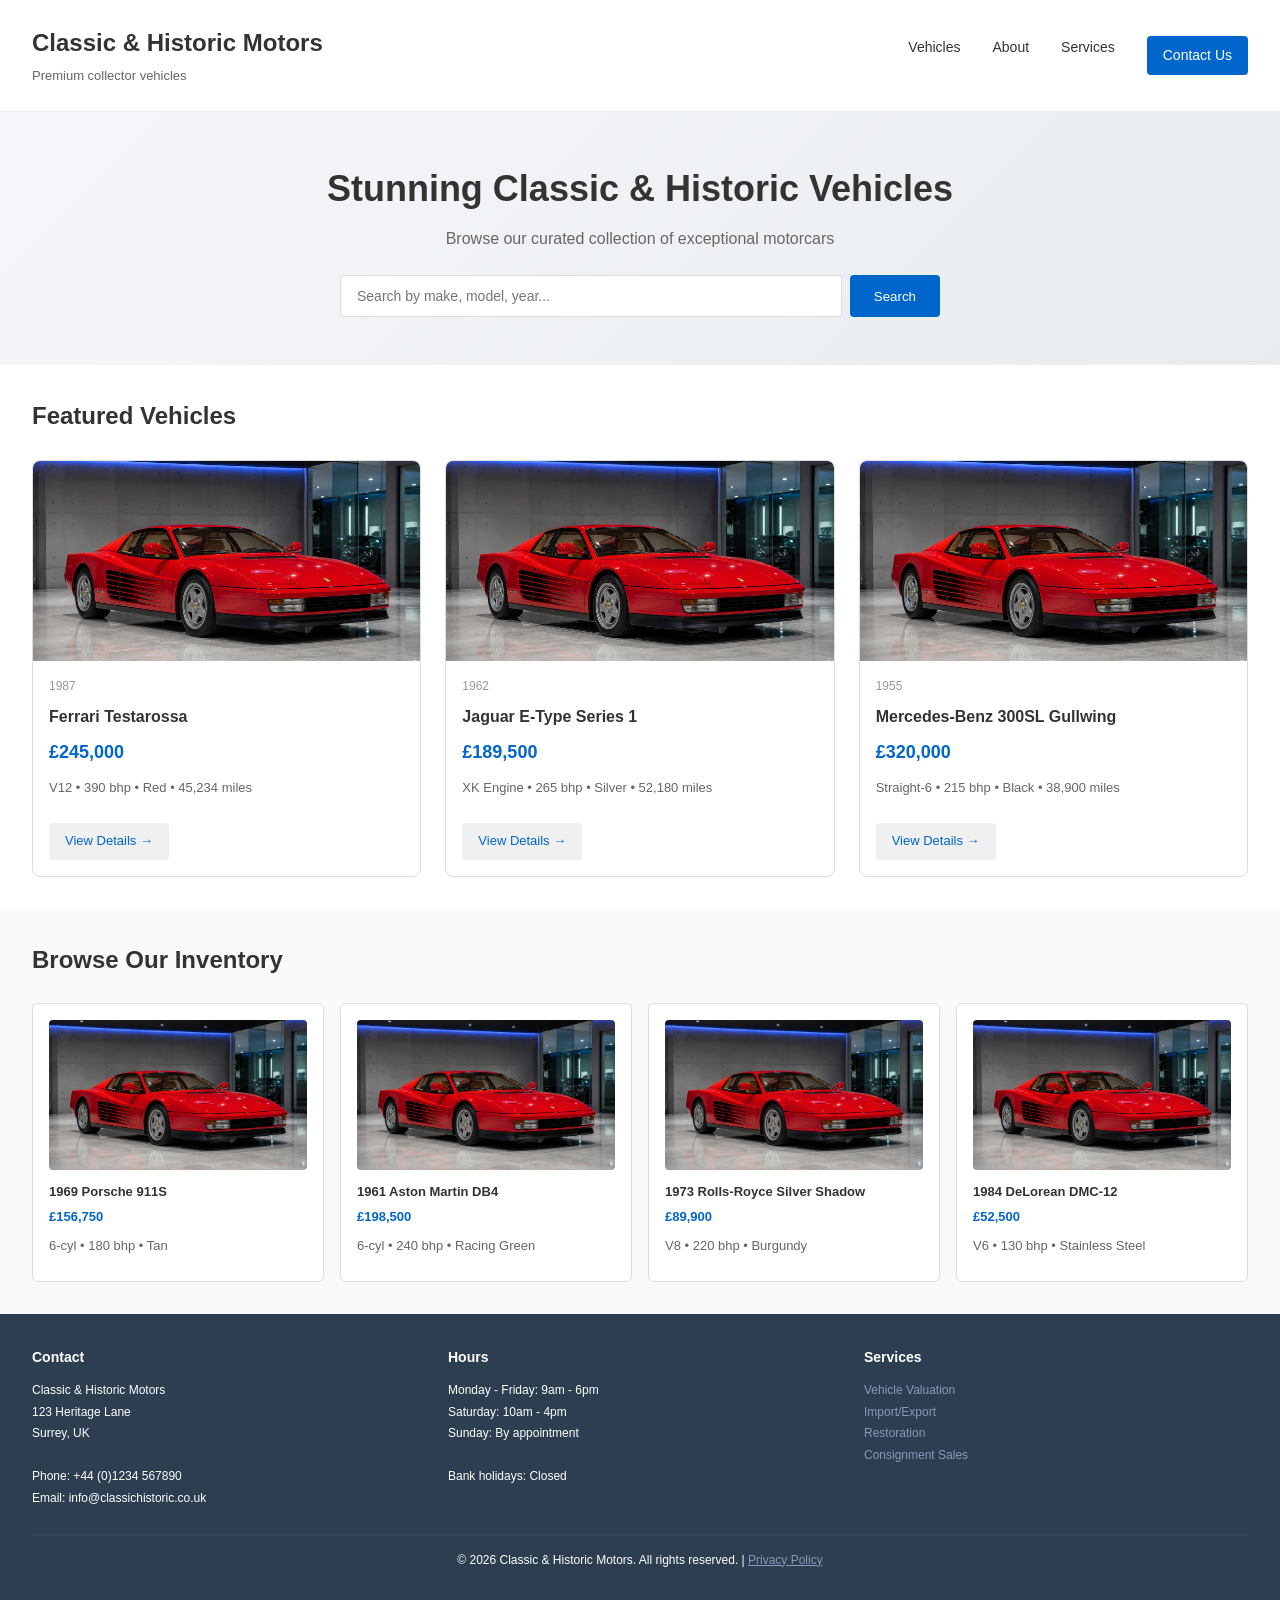
<file: motors-dealer-templates/template-1-modern-grid.html>
<!DOCTYPE html>
<html lang="en">
<head>
<meta charset="UTF-8">
<meta name="viewport" content="width=device-width, initial-scale=1.0">
<title>Classic & Historic Motors - Modern Template</title>
<style>
* { margin: 0; padding: 0; box-sizing: border-box; }
body { font-family: -apple-system, BlinkMacSystemFont, 'Segoe UI', sans-serif; line-height: 1.6; color: #333; background: #fff; }
header { background: #fff; border-bottom: 1px solid #eee; padding: 1.5rem 2rem; display: flex; justify-content: space-between; align-items: center; }
.logo { font-size: 24px; font-weight: 600; }
.tagline { font-size: 13px; color: #666; margin-top: 4px; }
nav { display: flex; gap: 2rem; }
nav a { text-decoration: none; color: #333; font-size: 14px; }
nav a:hover { color: #0066cc; }
.contact-btn { background: #0066cc; color: white; padding: 8px 16px; border-radius: 4px; text-decoration: none; font-size: 14px; }
.hero { background: linear-gradient(135deg, #f5f7fa 0%, #e9ecef 100%); padding: 3rem 2rem; text-align: center; }
.hero h1 { font-size: 36px; margin-bottom: 0.5rem; }
.hero p { font-size: 16px; color: #666; margin-bottom: 1.5rem; }
.search-bar { max-width: 600px; margin: 0 auto; display: flex; gap: 8px; }
.search-bar input { flex: 1; padding: 12px 16px; border: 1px solid #ddd; border-radius: 4px; font-size: 14px; }
.search-bar button { background: #0066cc; color: white; padding: 12px 24px; border: none; border-radius: 4px; cursor: pointer; font-weight: 500; }
.featured { padding: 2rem; }
.featured h2 { font-size: 24px; margin-bottom: 1.5rem; }
.featured-grid { display: grid; grid-template-columns: repeat(auto-fit, minmax(300px, 1fr)); gap: 1.5rem; }
.vehicle-card { background: #fff; border: 1px solid #ddd; border-radius: 8px; overflow: hidden; transition: box-shadow 0.2s; }
.vehicle-card:hover { box-shadow: 0 4px 12px rgba(0,0,0,0.1); }
.vehicle-image { width: 100%; height: 200px; background: #ddd; display: flex; align-items: center; justify-content: center; color: #999; font-size: 14px; }
.vehicle-info { padding: 1rem; }
.vehicle-year { font-size: 12px; color: #999; }
.vehicle-name { font-size: 16px; font-weight: 600; margin: 0.5rem 0; }
.vehicle-price { font-size: 18px; font-weight: 600; color: #0066cc; margin: 0.5rem 0; }
.vehicle-specs { font-size: 13px; color: #666; margin: 0.75rem 0; }
.vehicle-link { display: inline-block; margin-top: 0.75rem; padding: 8px 16px; background: #f0f0f0; border-radius: 4px; text-decoration: none; color: #0066cc; font-weight: 500; font-size: 13px; }
.inventory { padding: 2rem; background: #f9f9f9; }
.inventory h2 { font-size: 24px; margin-bottom: 1.5rem; }
.inventory-grid { display: grid; grid-template-columns: repeat(auto-fill, minmax(280px, 1fr)); gap: 1rem; }
.inventory-item { background: #fff; border: 1px solid #ddd; border-radius: 6px; padding: 1rem; font-size: 13px; }
.inventory-item-image { width: 100%; height: 150px; background: #ddd; border-radius: 4px; margin-bottom: 0.75rem; }
.inventory-item-name { font-weight: 600; margin-bottom: 0.25rem; }
.inventory-item-price { color: #0066cc; font-weight: 600; }
.inventory-item-specs { color: #666; margin: 0.5rem 0; }
footer { background: #2c3e50; color: #fff; padding: 2rem; text-align: center; font-size: 13px; }
.footer-section { display: grid; grid-template-columns: repeat(3, 1fr); gap: 2rem; text-align: left; margin-bottom: 1.5rem; }
.footer-section h4 { margin-bottom: 0.75rem; font-size: 14px; }
.footer-section p { font-size: 12px; line-height: 1.8; }
.footer-section a { color: #8899bb; text-decoration: none; }
.footer-bottom { border-top: 1px solid #34495e; padding-top: 1rem; font-size: 12px; }
.vehicle-image, .inventory-item-image { background-image: url('../assets/demo-vehicles/template-1-ferrari-testarossa.png'); background-size: cover; background-position: center; color: transparent; font-size: 0; }
</style>
</head>
<body>
<header>
  <div>
    <div class="logo">Classic & Historic Motors</div>
    <div class="tagline">Premium collector vehicles</div>
  </div>
  <nav>
    <a href="#vehicles">Vehicles</a>
    <a href="#about">About</a>
    <a href="#services">Services</a>
    <a href="#contact" class="contact-btn">Contact Us</a>
  </nav>
</header>

<section class="hero">
  <h1>Stunning Classic & Historic Vehicles</h1>
  <p>Browse our curated collection of exceptional motorcars</p>
  <div class="search-bar">
    <input type="text" placeholder="Search by make, model, year...">
    <button>Search</button>
  </div>
</section>

<section class="featured" id="vehicles">
  <h2>Featured Vehicles</h2>
  <div class="featured-grid">
    <div class="vehicle-card">
      <div class="vehicle-image">[Image: 1987 Ferrari Testarossa]</div>
      <div class="vehicle-info">
        <div class="vehicle-year">1987</div>
        <div class="vehicle-name">Ferrari Testarossa</div>
        <div class="vehicle-price">£245,000</div>
        <div class="vehicle-specs">V12 • 390 bhp • Red • 45,234 miles</div>
        <a href="#" class="vehicle-link">View Details →</a>
      </div>
    </div>

    <div class="vehicle-card">
      <div class="vehicle-image">[Image: 1962 Jaguar E-Type]</div>
      <div class="vehicle-info">
        <div class="vehicle-year">1962</div>
        <div class="vehicle-name">Jaguar E-Type Series 1</div>
        <div class="vehicle-price">£189,500</div>
        <div class="vehicle-specs">XK Engine • 265 bhp • Silver • 52,180 miles</div>
        <a href="#" class="vehicle-link">View Details →</a>
      </div>
    </div>

    <div class="vehicle-card">
      <div class="vehicle-image">[Image: 1955 Mercedes 300SL]</div>
      <div class="vehicle-info">
        <div class="vehicle-year">1955</div>
        <div class="vehicle-name">Mercedes-Benz 300SL Gullwing</div>
        <div class="vehicle-price">£320,000</div>
        <div class="vehicle-specs">Straight-6 • 215 bhp • Black • 38,900 miles</div>
        <a href="#" class="vehicle-link">View Details →</a>
      </div>
    </div>
  </div>
</section>

<section class="inventory">
  <h2>Browse Our Inventory</h2>
  <div class="inventory-grid">
    <div class="inventory-item">
      <div class="inventory-item-image"></div>
      <div class="inventory-item-name">1969 Porsche 911S</div>
      <div class="inventory-item-price">£156,750</div>
      <div class="inventory-item-specs">6-cyl • 180 bhp • Tan</div>
    </div>
    <div class="inventory-item">
      <div class="inventory-item-image"></div>
      <div class="inventory-item-name">1961 Aston Martin DB4</div>
      <div class="inventory-item-price">£198,500</div>
      <div class="inventory-item-specs">6-cyl • 240 bhp • Racing Green</div>
    </div>
    <div class="inventory-item">
      <div class="inventory-item-image"></div>
      <div class="inventory-item-name">1973 Rolls-Royce Silver Shadow</div>
      <div class="inventory-item-price">£89,900</div>
      <div class="inventory-item-specs">V8 • 220 bhp • Burgundy</div>
    </div>
    <div class="inventory-item">
      <div class="inventory-item-image"></div>
      <div class="inventory-item-name">1984 DeLorean DMC-12</div>
      <div class="inventory-item-price">£52,500</div>
      <div class="inventory-item-specs">V6 • 130 bhp • Stainless Steel</div>
    </div>
  </div>
</section>

<footer id="contact">
  <div class="footer-section">
    <div>
      <h4>Contact</h4>
      <p>
        Classic & Historic Motors<br>
        123 Heritage Lane<br>
        Surrey, UK<br><br>
        Phone: +44 (0)1234 567890<br>
        Email: info@classichistoric.co.uk
      </p>
    </div>
    <div>
      <h4>Hours</h4>
      <p>
        Monday - Friday: 9am - 6pm<br>
        Saturday: 10am - 4pm<br>
        Sunday: By appointment<br><br>
        Bank holidays: Closed
      </p>
    </div>
    <div>
      <h4>Services</h4>
      <p>
        <a href="#">Vehicle Valuation</a><br>
        <a href="#">Import/Export</a><br>
        <a href="#">Restoration</a><br>
        <a href="#">Consignment Sales</a>
      </p>
    </div>
  </div>
  <div class="footer-bottom">
    <p>&copy; 2026 Classic & Historic Motors. All rights reserved. | <a href="#" style="color: #8899bb;">Privacy Policy</a></p>
  </div>
</footer>
</body>
</html>
</file>
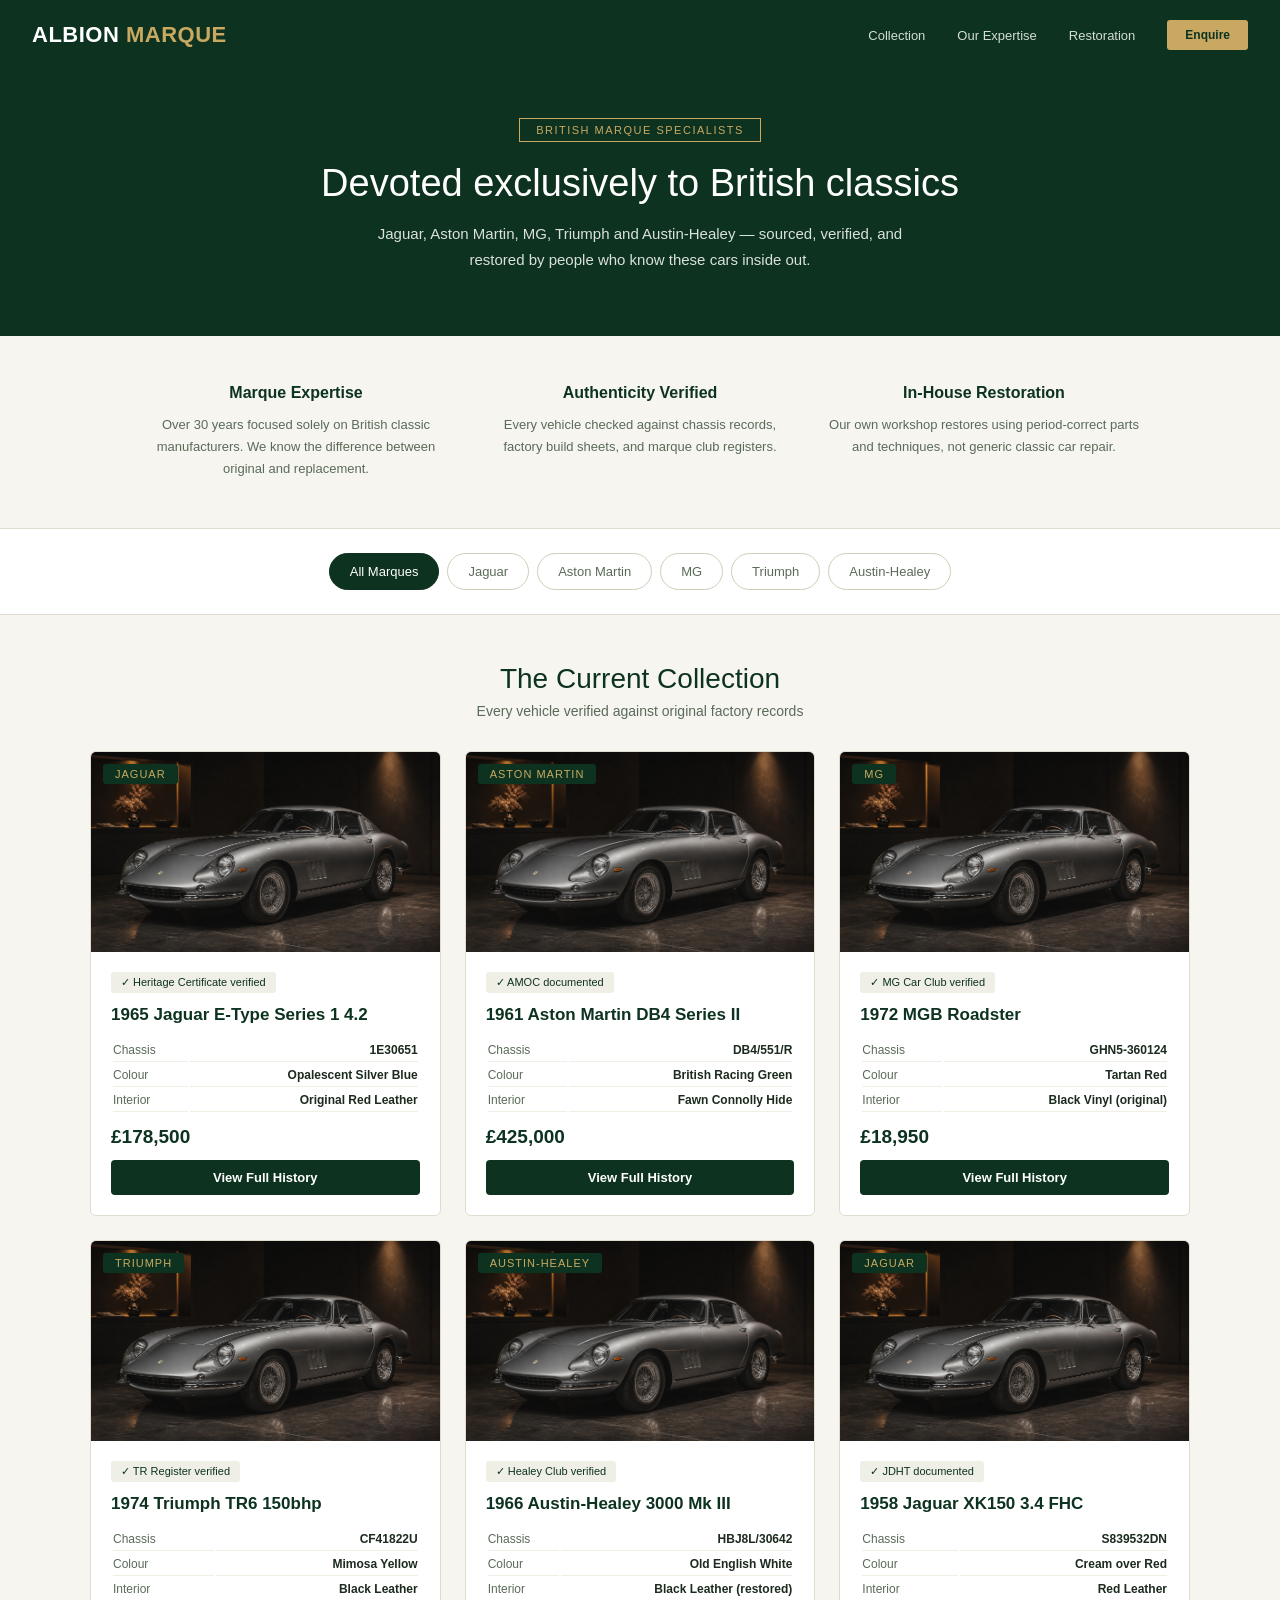
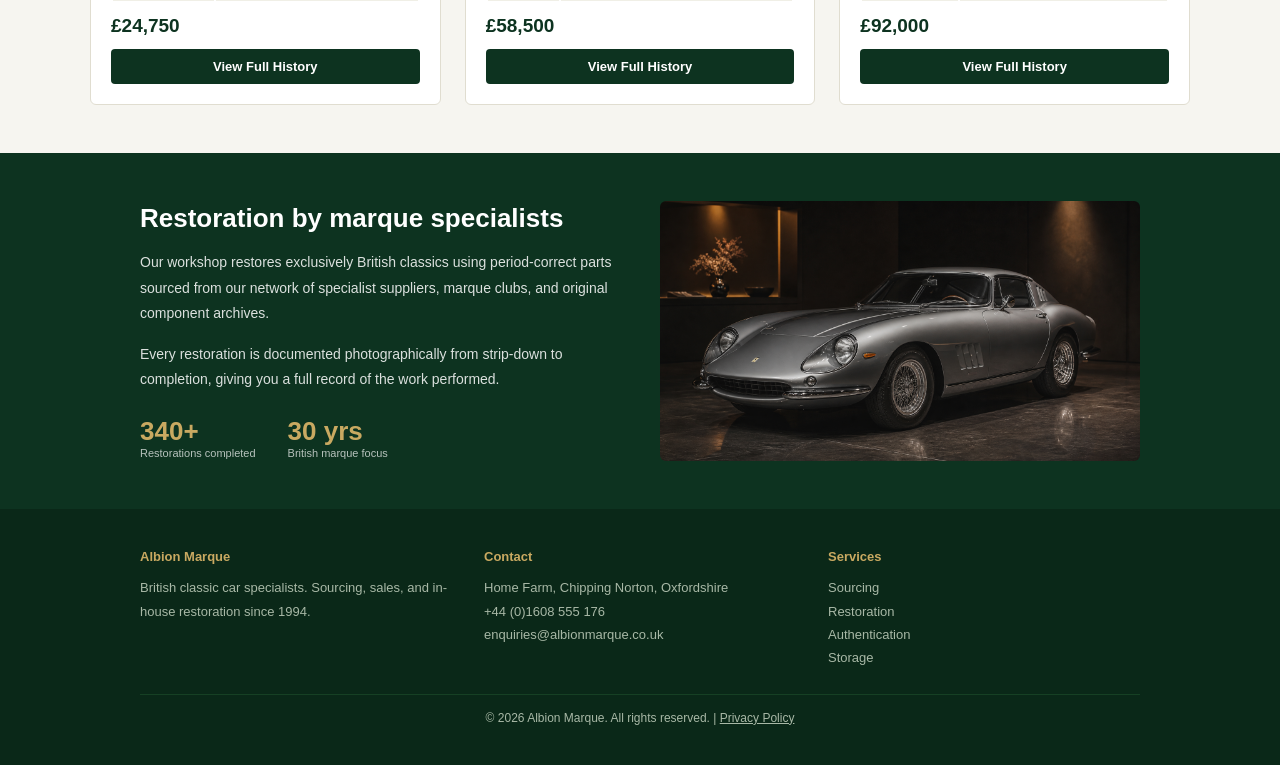
<file: motors-dealer-templates/template-10-specialist-niche.html>
<!DOCTYPE html>
<html lang="en">
<head>
<meta charset="UTF-8">
<meta name="viewport" content="width=device-width, initial-scale=1.0">
<title>Albion Marque - British Classic Specialists</title>
<style>
* { margin: 0; padding: 0; box-sizing: border-box; }
body { font-family: -apple-system, BlinkMacSystemFont, 'Segoe UI', sans-serif; color: #1c2b1e; background: #f6f5f0; }
header { background: #0d3320; color: #fff; padding: 1.25rem 2rem; display: flex; justify-content: space-between; align-items: center; }
.logo { font-size: 22px; font-weight: 700; letter-spacing: 0.5px; }
.logo span { color: #c9a961; }
nav { display: flex; gap: 2rem; align-items: center; }
nav a { color: #d3ddd2; text-decoration: none; font-size: 13px; }
nav a:hover { color: #c9a961; }
.contact-btn { background: #c9a961; color: #0d3320; padding: 8px 18px; border-radius: 3px; font-weight: 700; font-size: 12px; }

.hero { background: #0d3320; color: #fff; padding: 3rem 2rem 4rem; text-align: center; }
.hero-badge { display: inline-block; border: 1px solid #c9a961; color: #c9a961; padding: 5px 16px; font-size: 11px; letter-spacing: 1.5px; text-transform: uppercase; margin-bottom: 1.25rem; }
.hero h1 { font-size: 38px; font-weight: 400; margin-bottom: 1rem; }
.hero p { font-size: 15px; opacity: 0.85; max-width: 550px; margin: 0 auto; line-height: 1.7; }

.specialization { background: #f6f5f0; padding: 3rem 2rem; }
.spec-grid { display: grid; grid-template-columns: repeat(3, 1fr); gap: 2rem; max-width: 1000px; margin: 0 auto; text-align: center; }
.spec-card h3 { font-size: 16px; color: #0d3320; margin-bottom: 0.75rem; }
.spec-card p { font-size: 13px; color: #5a6b58; line-height: 1.7; }

.category-filter { background: #fff; padding: 1.5rem 2rem; border-top: 1px solid #e0ddd0; border-bottom: 1px solid #e0ddd0; text-align: center; }
.category-tabs { display: inline-flex; gap: 0.5rem; flex-wrap: wrap; justify-content: center; }
.category-tab { padding: 10px 20px; border: 1px solid #d0cdb8; border-radius: 20px; font-size: 13px; color: #5a6b58; cursor: pointer; background: #fff; }
.category-tab.active { background: #0d3320; color: #fff; border-color: #0d3320; }

.marque-grid { padding: 3rem 2rem; }
.section-title { text-align: center; font-size: 28px; color: #0d3320; margin-bottom: 0.5rem; }
.section-subtitle { text-align: center; font-size: 14px; color: #5a6b58; margin-bottom: 2rem; }
.vehicles-grid { display: grid; grid-template-columns: repeat(auto-fit, minmax(300px, 1fr)); gap: 1.5rem; max-width: 1100px; margin: 0 auto; }
.vehicle-card { background: #fff; border: 1px solid #e0ddd0; border-radius: 6px; overflow: hidden; }
.vehicle-image { width: 100%; height: 200px; background: #e0ddd0; display: flex; align-items: center; justify-content: center; color: #8a9488; font-size: 13px; position: relative; }
.marque-tag { position: absolute; top: 12px; left: 12px; background: #0d3320; color: #c9a961; padding: 4px 12px; font-size: 11px; letter-spacing: 1px; border-radius: 3px; }
.vehicle-info { padding: 1.25rem; }
.vehicle-name { font-size: 17px; font-weight: 700; color: #0d3320; margin-bottom: 0.5rem; }
.vehicle-detail-table { width: 100%; font-size: 12px; margin: 0.75rem 0; }
.vehicle-detail-table td { padding: 4px 0; color: #5a6b58; border-bottom: 1px solid #f0efe6; }
.vehicle-detail-table td:last-child { text-align: right; font-weight: 600; color: #1c2b1e; }
.vehicle-price { font-size: 19px; font-weight: 700; color: #0d3320; margin: 0.75rem 0; }
.authenticity-badge { display: inline-block; background: #f0efe6; color: #0d3320; padding: 4px 10px; font-size: 11px; border-radius: 3px; margin-bottom: 0.75rem; }
.vehicle-btn { display: block; text-align: center; padding: 10px; background: #0d3320; color: #fff; text-decoration: none; border-radius: 4px; font-size: 13px; font-weight: 700; }
.vehicle-btn:hover { background: #0a2818; }

.expertise { background: #0d3320; color: #fff; padding: 3rem 2rem; }
.expertise-grid { display: grid; grid-template-columns: 1fr 1fr; gap: 2.5rem; max-width: 1000px; margin: 0 auto; align-items: center; }
.expertise-content h2 { font-size: 26px; margin-bottom: 1rem; }
.expertise-content p { font-size: 14px; opacity: 0.85; line-height: 1.8; margin-bottom: 1rem; }
.expertise-stats { display: flex; gap: 2rem; margin-top: 1.5rem; }
.expertise-stat-value { font-size: 26px; color: #c9a961; font-weight: 700; }
.expertise-stat-label { font-size: 11px; opacity: 0.7; }
.expertise-image { background: #164024; height: 260px; border-radius: 6px; display: flex; align-items: center; justify-content: center; color: #4a6b4e; font-size: 13px; }

footer { background: #0a2818; color: #a8b8a6; padding: 2.5rem 2rem; }
.footer-grid { display: grid; grid-template-columns: repeat(3, 1fr); gap: 2rem; max-width: 1000px; margin: 0 auto 1.5rem; }
.footer-col h4 { color: #c9a961; font-size: 13px; margin-bottom: 0.75rem; }
.footer-col p { font-size: 13px; line-height: 1.8; }
.footer-col a { color: #a8b8a6; text-decoration: none; }
.footer-bottom { border-top: 1px solid #164024; padding-top: 1rem; text-align: center; font-size: 12px; max-width: 1000px; margin: 0 auto; }

@media (max-width: 768px) {
  .spec-grid { grid-template-columns: 1fr; }
  .expertise-grid { grid-template-columns: 1fr; }
  .footer-grid { grid-template-columns: 1fr; }
}
.vehicle-image, .expertise-image { background-image: url('../assets/demo-vehicles/template-10-jaguar-e-type.png'); background-size: cover; background-position: center; color: transparent; font-size: 0; }
</style>
</head>
<body>
<header>
  <div class="logo">ALBION <span>MARQUE</span></div>
  <nav>
    <a href="#collection">Collection</a>
    <a href="#expertise">Our Expertise</a>
    <a href="#restoration">Restoration</a>
    <a href="#" class="contact-btn">Enquire</a>
  </nav>
</header>

<section class="hero">
  <div class="hero-badge">British Marque Specialists</div>
  <h1>Devoted exclusively to British classics</h1>
  <p>Jaguar, Aston Martin, MG, Triumph and Austin-Healey — sourced, verified, and restored by people who know these cars inside out.</p>
</section>

<section class="specialization">
  <div class="spec-grid">
    <div class="spec-card">
      <h3>Marque Expertise</h3>
      <p>Over 30 years focused solely on British classic manufacturers. We know the difference between original and replacement.</p>
    </div>
    <div class="spec-card">
      <h3>Authenticity Verified</h3>
      <p>Every vehicle checked against chassis records, factory build sheets, and marque club registers.</p>
    </div>
    <div class="spec-card">
      <h3>In-House Restoration</h3>
      <p>Our own workshop restores using period-correct parts and techniques, not generic classic car repair.</p>
    </div>
  </div>
</section>

<section class="category-filter">
  <div class="category-tabs">
    <div class="category-tab active">All Marques</div>
    <div class="category-tab">Jaguar</div>
    <div class="category-tab">Aston Martin</div>
    <div class="category-tab">MG</div>
    <div class="category-tab">Triumph</div>
    <div class="category-tab">Austin-Healey</div>
  </div>
</section>

<section class="marque-grid" id="collection">
  <div class="section-title">The Current Collection</div>
  <div class="section-subtitle">Every vehicle verified against original factory records</div>
  <div class="vehicles-grid">
    <div class="vehicle-card">
      <div class="vehicle-image"><div class="marque-tag">JAGUAR</div>[Image: E-Type Series 1]</div>
      <div class="vehicle-info">
        <div class="authenticity-badge">✓ Heritage Certificate verified</div>
        <div class="vehicle-name">1965 Jaguar E-Type Series 1 4.2</div>
        <table class="vehicle-detail-table">
          <tr><td>Chassis</td><td>1E30651</td></tr>
          <tr><td>Colour</td><td>Opalescent Silver Blue</td></tr>
          <tr><td>Interior</td><td>Original Red Leather</td></tr>
        </table>
        <div class="vehicle-price">£178,500</div>
        <a href="#" class="vehicle-btn">View Full History</a>
      </div>
    </div>

    <div class="vehicle-card">
      <div class="vehicle-image"><div class="marque-tag">ASTON MARTIN</div>[Image: DB4]</div>
      <div class="vehicle-info">
        <div class="authenticity-badge">✓ AMOC documented</div>
        <div class="vehicle-name">1961 Aston Martin DB4 Series II</div>
        <table class="vehicle-detail-table">
          <tr><td>Chassis</td><td>DB4/551/R</td></tr>
          <tr><td>Colour</td><td>British Racing Green</td></tr>
          <tr><td>Interior</td><td>Fawn Connolly Hide</td></tr>
        </table>
        <div class="vehicle-price">£425,000</div>
        <a href="#" class="vehicle-btn">View Full History</a>
      </div>
    </div>

    <div class="vehicle-card">
      <div class="vehicle-image"><div class="marque-tag">MG</div>[Image: MGB Roadster]</div>
      <div class="vehicle-info">
        <div class="authenticity-badge">✓ MG Car Club verified</div>
        <div class="vehicle-name">1972 MGB Roadster</div>
        <table class="vehicle-detail-table">
          <tr><td>Chassis</td><td>GHN5-360124</td></tr>
          <tr><td>Colour</td><td>Tartan Red</td></tr>
          <tr><td>Interior</td><td>Black Vinyl (original)</td></tr>
        </table>
        <div class="vehicle-price">£18,950</div>
        <a href="#" class="vehicle-btn">View Full History</a>
      </div>
    </div>

    <div class="vehicle-card">
      <div class="vehicle-image"><div class="marque-tag">TRIUMPH</div>[Image: TR6]</div>
      <div class="vehicle-info">
        <div class="authenticity-badge">✓ TR Register verified</div>
        <div class="vehicle-name">1974 Triumph TR6 150bhp</div>
        <table class="vehicle-detail-table">
          <tr><td>Chassis</td><td>CF41822U</td></tr>
          <tr><td>Colour</td><td>Mimosa Yellow</td></tr>
          <tr><td>Interior</td><td>Black Leather</td></tr>
        </table>
        <div class="vehicle-price">£24,750</div>
        <a href="#" class="vehicle-btn">View Full History</a>
      </div>
    </div>

    <div class="vehicle-card">
      <div class="vehicle-image"><div class="marque-tag">AUSTIN-HEALEY</div>[Image: 3000 Mk III]</div>
      <div class="vehicle-info">
        <div class="authenticity-badge">✓ Healey Club verified</div>
        <div class="vehicle-name">1966 Austin-Healey 3000 Mk III</div>
        <table class="vehicle-detail-table">
          <tr><td>Chassis</td><td>HBJ8L/30642</td></tr>
          <tr><td>Colour</td><td>Old English White</td></tr>
          <tr><td>Interior</td><td>Black Leather (restored)</td></tr>
        </table>
        <div class="vehicle-price">£58,500</div>
        <a href="#" class="vehicle-btn">View Full History</a>
      </div>
    </div>

    <div class="vehicle-card">
      <div class="vehicle-image"><div class="marque-tag">JAGUAR</div>[Image: XK150]</div>
      <div class="vehicle-info">
        <div class="authenticity-badge">✓ JDHT documented</div>
        <div class="vehicle-name">1958 Jaguar XK150 3.4 FHC</div>
        <table class="vehicle-detail-table">
          <tr><td>Chassis</td><td>S839532DN</td></tr>
          <tr><td>Colour</td><td>Cream over Red</td></tr>
          <tr><td>Interior</td><td>Red Leather</td></tr>
        </table>
        <div class="vehicle-price">£92,000</div>
        <a href="#" class="vehicle-btn">View Full History</a>
      </div>
    </div>
  </div>
</section>

<section class="expertise" id="expertise">
  <div class="expertise-grid">
    <div class="expertise-content">
      <h2>Restoration by marque specialists</h2>
      <p>Our workshop restores exclusively British classics using period-correct parts sourced from our network of specialist suppliers, marque clubs, and original component archives.</p>
      <p>Every restoration is documented photographically from strip-down to completion, giving you a full record of the work performed.</p>
      <div class="expertise-stats">
        <div>
          <div class="expertise-stat-value">340+</div>
          <div class="expertise-stat-label">Restorations completed</div>
        </div>
        <div>
          <div class="expertise-stat-value">30 yrs</div>
          <div class="expertise-stat-label">British marque focus</div>
        </div>
      </div>
    </div>
    <div class="expertise-image">[Photo: Workshop restoration in progress]</div>
  </div>
</section>

<footer id="restoration">
  <div class="footer-grid">
    <div class="footer-col">
      <h4>Albion Marque</h4>
      <p>British classic car specialists. Sourcing, sales, and in-house restoration since 1994.</p>
    </div>
    <div class="footer-col">
      <h4>Contact</h4>
      <p>Home Farm, Chipping Norton, Oxfordshire<br>+44 (0)1608 555 176<br>enquiries@albionmarque.co.uk</p>
    </div>
    <div class="footer-col">
      <h4>Services</h4>
      <p><a href="#">Sourcing</a><br><a href="#">Restoration</a><br><a href="#">Authentication</a><br><a href="#">Storage</a></p>
    </div>
  </div>
  <div class="footer-bottom">
    <p>&copy; 2026 Albion Marque. All rights reserved. | <a href="#" style="color:#a8b8a6;">Privacy Policy</a></p>
  </div>
</footer>
</body>
</html>
</file>
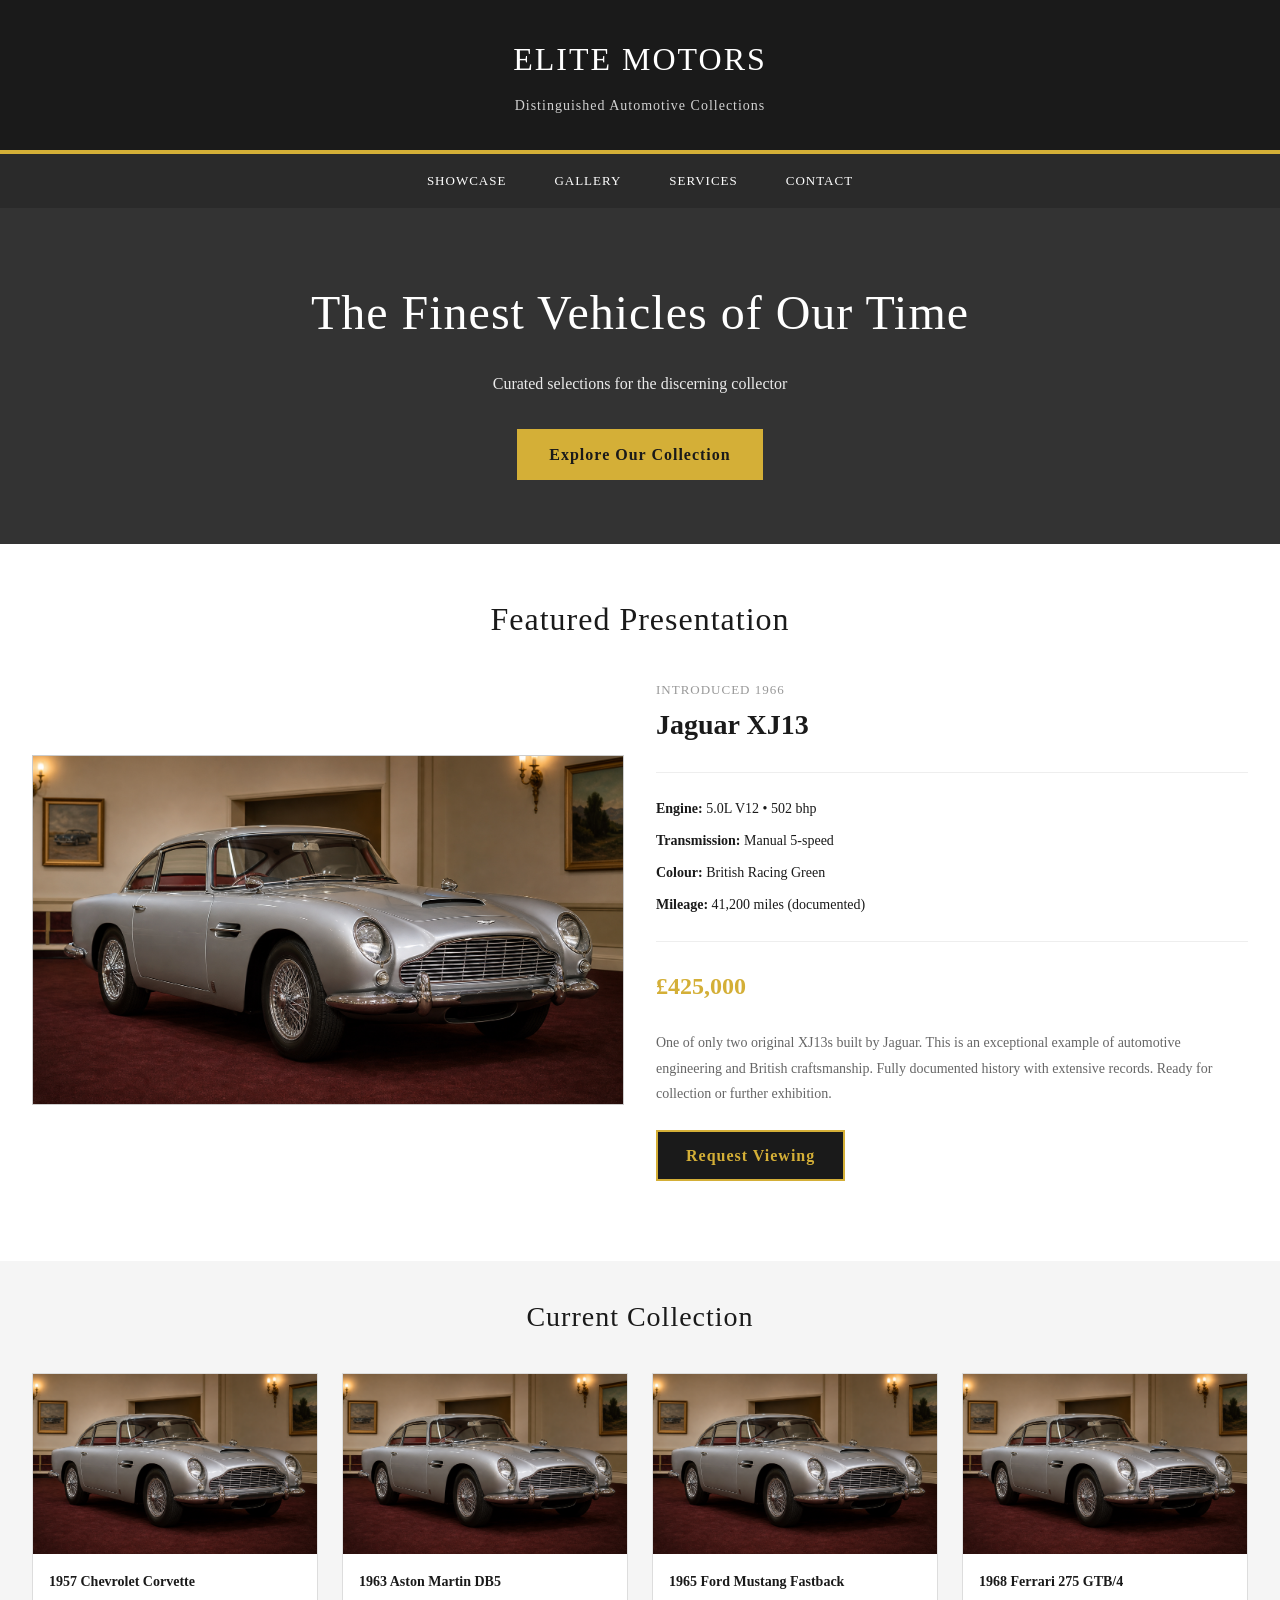
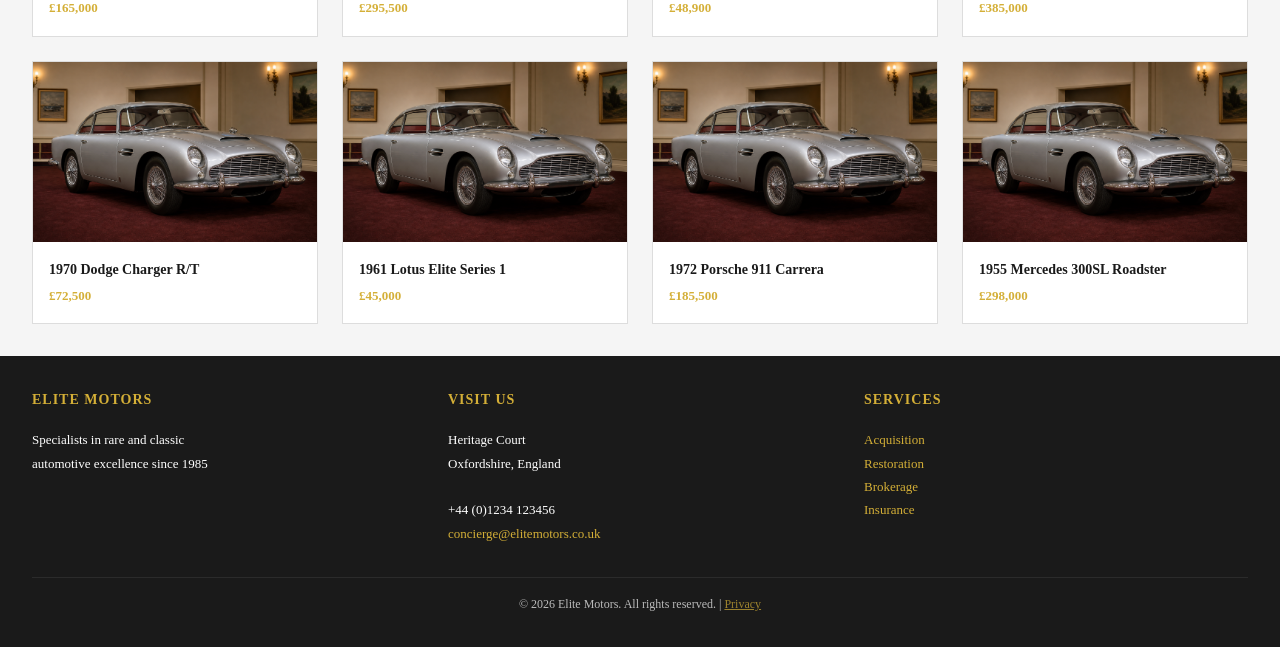
<file: motors-dealer-templates/template-2-luxury-showcase.html>
<!DOCTYPE html>
<html lang="en">
<head>
<meta charset="UTF-8">
<meta name="viewport" content="width=device-width, initial-scale=1.0">
<title>Elite Motors - Showroom Template</title>
<style>
* { margin: 0; padding: 0; box-sizing: border-box; }
body { font-family: Georgia, serif; line-height: 1.7; color: #1a1a1a; background: #fafafa; }
header { background: #1a1a1a; color: #fff; padding: 2rem; text-align: center; border-bottom: 4px solid #d4af37; }
.logo { font-size: 32px; font-weight: 300; letter-spacing: 2px; margin-bottom: 0.5rem; }
.tagline { font-size: 14px; letter-spacing: 1px; opacity: 0.8; }
nav { background: #2a2a2a; padding: 1rem 2rem; display: flex; justify-content: center; gap: 3rem; }
nav a { color: #fff; text-decoration: none; font-size: 13px; letter-spacing: 1px; text-transform: uppercase; }
nav a:hover { color: #d4af37; }
.hero { background: url('data:image/svg+xml,<svg xmlns="http://www.w3.org/2000/svg" viewBox="0 0 1200 300"><rect fill="%23333" width="1200" height="300"/></svg>'); background-size: cover; padding: 4rem 2rem; text-align: center; color: #fff; }
.hero-content { max-width: 800px; margin: 0 auto; }
.hero h1 { font-size: 48px; font-weight: 300; margin-bottom: 1rem; letter-spacing: 1px; }
.hero p { font-size: 16px; margin-bottom: 2rem; opacity: 0.9; }
.hero-btn { display: inline-block; padding: 12px 32px; background: #d4af37; color: #1a1a1a; text-decoration: none; font-weight: 600; letter-spacing: 1px; }
.hero-btn:hover { background: #e6c547; }

.featured { background: #fff; padding: 3rem 2rem; }
.section-title { text-align: center; font-size: 32px; font-weight: 300; margin-bottom: 2rem; letter-spacing: 1px; }
.featured-showcase { display: grid; grid-template-columns: 1fr 1fr; gap: 2rem; margin-bottom: 2rem; align-items: center; }
.featured-image { background: #ddd; height: 350px; display: flex; align-items: center; justify-content: center; color: #999; font-size: 14px; border: 1px solid #ccc; }
.featured-details h2 { font-size: 28px; margin-bottom: 1rem; }
.featured-year { font-size: 13px; color: #999; text-transform: uppercase; letter-spacing: 1px; }
.featured-specs { margin: 1.5rem 0; padding: 1rem 0; border-top: 1px solid #eee; border-bottom: 1px solid #eee; }
.featured-specs p { margin: 0.5rem 0; font-size: 14px; }
.featured-price { font-size: 24px; font-weight: 600; color: #d4af37; margin: 1.5rem 0; }
.featured-desc { font-size: 14px; line-height: 1.8; margin-bottom: 1.5rem; color: #666; }
.featured-btn { display: inline-block; padding: 10px 28px; background: #1a1a1a; color: #d4af37; text-decoration: none; border: 2px solid #d4af37; font-weight: 600; letter-spacing: 1px; }
.featured-btn:hover { background: #2a2a2a; }

.gallery { padding: 2rem; background: #f5f5f5; }
.gallery-title { text-align: center; font-size: 28px; font-weight: 300; margin-bottom: 2rem; letter-spacing: 1px; }
.gallery-grid { display: grid; grid-template-columns: repeat(4, 1fr); gap: 1.5rem; }
.gallery-item { background: #fff; border: 1px solid #ddd; overflow: hidden; }
.gallery-item-img { background: #ddd; height: 180px; display: flex; align-items: center; justify-content: center; color: #999; font-size: 12px; }
.gallery-item-info { padding: 1rem; }
.gallery-item-title { font-size: 14px; font-weight: 600; margin-bottom: 0.25rem; }
.gallery-item-price { color: #d4af37; font-weight: 600; font-size: 13px; }

footer { background: #1a1a1a; color: #fff; padding: 2rem; }
.footer-content { display: grid; grid-template-columns: repeat(3, 1fr); gap: 2rem; margin-bottom: 2rem; }
.footer-section h4 { font-size: 14px; margin-bottom: 1rem; letter-spacing: 1px; text-transform: uppercase; color: #d4af37; }
.footer-section p { font-size: 13px; line-height: 1.8; }
.footer-section a { color: #d4af37; text-decoration: none; }
.footer-section a:hover { text-decoration: underline; }
.footer-bottom { border-top: 1px solid #333; padding-top: 1rem; text-align: center; font-size: 12px; opacity: 0.7; }

@media (max-width: 768px) {
  .featured-showcase { grid-template-columns: 1fr; }
  .gallery-grid { grid-template-columns: repeat(2, 1fr); }
  .footer-content { grid-template-columns: 1fr; }
}
.featured-image, .gallery-item-img { background-image: url('../assets/demo-vehicles/template-2-jaguar-xj13.png'); background-size: cover; background-position: center; color: transparent; font-size: 0; }
</style>
</head>
<body>
<header>
  <div class="logo">ELITE MOTORS</div>
  <div class="tagline">Distinguished Automotive Collections</div>
</header>

<nav>
  <a href="#showcase">Showcase</a>
  <a href="#gallery">Gallery</a>
  <a href="#services">Services</a>
  <a href="#contact">Contact</a>
</nav>

<div class="hero">
  <div class="hero-content">
    <h1>The Finest Vehicles of Our Time</h1>
    <p>Curated selections for the discerning collector</p>
    <a href="#gallery" class="hero-btn">Explore Our Collection</a>
  </div>
</div>

<section class="featured" id="showcase">
  <div class="section-title">Featured Presentation</div>

  <div class="featured-showcase">
    <div class="featured-image">[High-res image: 1966 Jaguar XJ13]</div>
    <div class="featured-details">
      <div class="featured-year">Introduced 1966</div>
      <h2>Jaguar XJ13</h2>
      <div class="featured-specs">
        <p><strong>Engine:</strong> 5.0L V12 • 502 bhp</p>
        <p><strong>Transmission:</strong> Manual 5-speed</p>
        <p><strong>Colour:</strong> British Racing Green</p>
        <p><strong>Mileage:</strong> 41,200 miles (documented)</p>
      </div>
      <div class="featured-price">£425,000</div>
      <div class="featured-desc">
        One of only two original XJ13s built by Jaguar. This is an exceptional example of automotive engineering and British craftsmanship. Fully documented history with extensive records. Ready for collection or further exhibition.
      </div>
      <a href="#" class="featured-btn">Request Viewing</a>
    </div>
  </div>
</section>

<section class="gallery" id="gallery">
  <div class="gallery-title">Current Collection</div>
  <div class="gallery-grid">
    <div class="gallery-item">
      <div class="gallery-item-img">[Image: 1957 Corvette]</div>
      <div class="gallery-item-info">
        <div class="gallery-item-title">1957 Chevrolet Corvette</div>
        <div class="gallery-item-price">£165,000</div>
      </div>
    </div>

    <div class="gallery-item">
      <div class="gallery-item-img">[Image: 1963 Aston Martin]</div>
      <div class="gallery-item-info">
        <div class="gallery-item-title">1963 Aston Martin DB5</div>
        <div class="gallery-item-price">£295,500</div>
      </div>
    </div>

    <div class="gallery-item">
      <div class="gallery-item-img">[Image: 1965 Mustang]</div>
      <div class="gallery-item-info">
        <div class="gallery-item-title">1965 Ford Mustang Fastback</div>
        <div class="gallery-item-price">£48,900</div>
      </div>
    </div>

    <div class="gallery-item">
      <div class="gallery-item-img">[Image: 1968 Ferrari]</div>
      <div class="gallery-item-info">
        <div class="gallery-item-title">1968 Ferrari 275 GTB/4</div>
        <div class="gallery-item-price">£385,000</div>
      </div>
    </div>

    <div class="gallery-item">
      <div class="gallery-item-img">[Image: 1970 Dodge]</div>
      <div class="gallery-item-info">
        <div class="gallery-item-title">1970 Dodge Charger R/T</div>
        <div class="gallery-item-price">£72,500</div>
      </div>
    </div>

    <div class="gallery-item">
      <div class="gallery-item-img">[Image: 1961 Lotus]</div>
      <div class="gallery-item-info">
        <div class="gallery-item-title">1961 Lotus Elite Series 1</div>
        <div class="gallery-item-price">£45,000</div>
      </div>
    </div>

    <div class="gallery-item">
      <div class="gallery-item-img">[Image: 1972 Porsche]</div>
      <div class="gallery-item-info">
        <div class="gallery-item-title">1972 Porsche 911 Carrera</div>
        <div class="gallery-item-price">£185,500</div>
      </div>
    </div>

    <div class="gallery-item">
      <div class="gallery-item-img">[Image: 1955 Mercedes]</div>
      <div class="gallery-item-info">
        <div class="gallery-item-title">1955 Mercedes 300SL Roadster</div>
        <div class="gallery-item-price">£298,000</div>
      </div>
    </div>
  </div>
</section>

<footer id="contact">
  <div class="footer-content">
    <div class="footer-section">
      <h4>Elite Motors</h4>
      <p>
        Specialists in rare and classic<br>
        automotive excellence since 1985
      </p>
    </div>
    <div class="footer-section">
      <h4>Visit Us</h4>
      <p>
        Heritage Court<br>
        Oxfordshire, England<br><br>
        +44 (0)1234 123456<br>
        <a href="mailto:concierge@elitemotors.co.uk">concierge@elitemotors.co.uk</a>
      </p>
    </div>
    <div class="footer-section">
      <h4>Services</h4>
      <p>
        <a href="#">Acquisition</a><br>
        <a href="#">Restoration</a><br>
        <a href="#">Brokerage</a><br>
        <a href="#">Insurance</a>
      </p>
    </div>
  </div>
  <div class="footer-bottom">
    <p>&copy; 2026 Elite Motors. All rights reserved. | <a href="#" style="color: #d4af37;">Privacy</a></p>
  </div>
</footer>
</body>
</html>
</file>
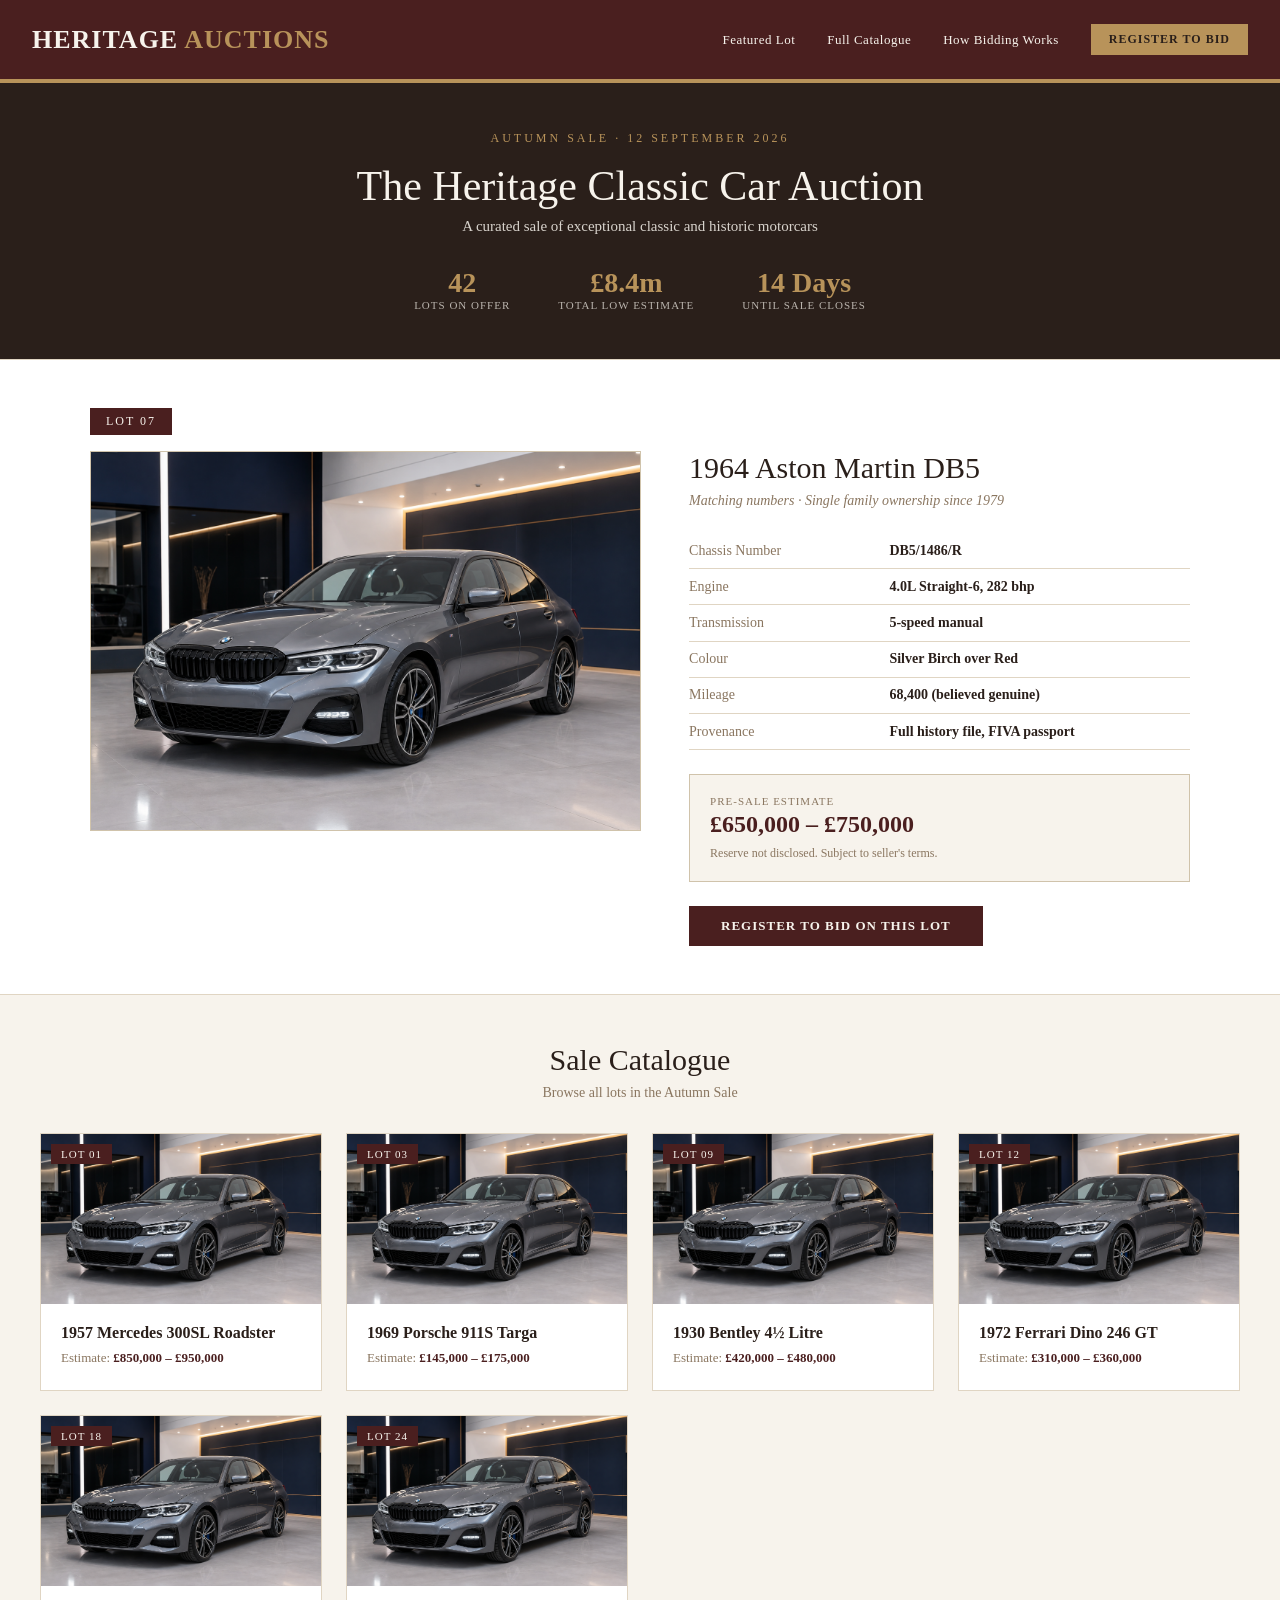
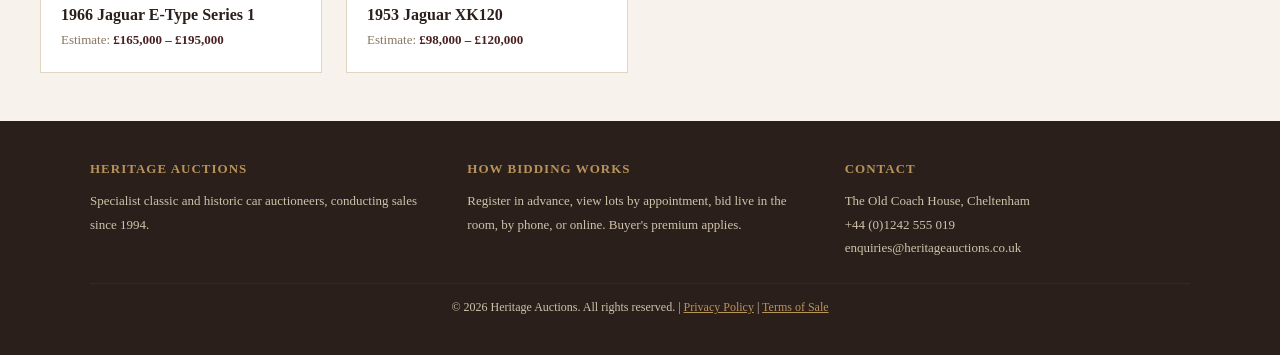
<file: motors-dealer-templates/template-3-classic-auction.html>
<!DOCTYPE html>
<html lang="en">
<head>
<meta charset="UTF-8">
<meta name="viewport" content="width=device-width, initial-scale=1.0">
<title>Heritage Auctions - Classic Car Auction House</title>
<style>
* { margin: 0; padding: 0; box-sizing: border-box; }
body { font-family: Georgia, 'Times New Roman', serif; color: #2a1f1a; background: #f7f3ec; }
header { background: #4a1f1f; color: #f7f3ec; padding: 1.5rem 2rem; display: flex; justify-content: space-between; align-items: center; border-bottom: 4px solid #b8935a; }
.logo { font-size: 26px; font-weight: 700; letter-spacing: 1px; }
.logo span { color: #b8935a; }
nav { display: flex; gap: 2rem; align-items: center; }
nav a { color: #f7f3ec; text-decoration: none; font-size: 13px; letter-spacing: 0.5px; }
nav a:hover { color: #b8935a; }
.reg-btn { background: #b8935a; color: #2a1f1a; padding: 8px 18px; font-weight: 700; font-size: 12px; letter-spacing: 1px; text-transform: uppercase; }

.hero { background: #2a1f1a; color: #f7f3ec; padding: 3rem 2rem; text-align: center; }
.hero-eyebrow { font-size: 12px; letter-spacing: 3px; text-transform: uppercase; color: #b8935a; margin-bottom: 1rem; }
.hero h1 { font-size: 42px; font-weight: 400; margin-bottom: 0.5rem; }
.hero p { font-size: 15px; opacity: 0.85; margin-bottom: 1.5rem; }
.auction-meta { display: flex; justify-content: center; gap: 3rem; margin-top: 2rem; flex-wrap: wrap; }
.auction-meta-item { text-align: center; }
.auction-meta-value { font-size: 28px; color: #b8935a; font-weight: 700; }
.auction-meta-label { font-size: 11px; letter-spacing: 1px; text-transform: uppercase; opacity: 0.7; }

.featured-lot { padding: 3rem 2rem; background: #fff; border-top: 1px solid #e0d5c3; border-bottom: 1px solid #e0d5c3; }
.lot-number-badge { display: inline-block; background: #4a1f1f; color: #f7f3ec; padding: 6px 16px; font-size: 12px; letter-spacing: 2px; margin-bottom: 1rem; }
.lot-grid { display: grid; grid-template-columns: 1.1fr 1fr; gap: 3rem; max-width: 1100px; margin: 0 auto; align-items: start; }
.lot-image { background: #e0d5c3; height: 380px; display: flex; align-items: center; justify-content: center; color: #8a7660; font-size: 14px; border: 1px solid #d0c3ab; }
.lot-title { font-size: 30px; margin-bottom: 0.5rem; }
.lot-subtitle { font-size: 14px; color: #8a7660; margin-bottom: 1.5rem; font-style: italic; }
.lot-specs-table { width: 100%; border-collapse: collapse; margin-bottom: 1.5rem; }
.lot-specs-table td { padding: 0.6rem 0; border-bottom: 1px solid #e0d5c3; font-size: 14px; }
.lot-specs-table td:first-child { color: #8a7660; width: 40%; }
.lot-specs-table td:last-child { font-weight: 700; }
.estimate-box { background: #f7f3ec; border: 1px solid #d0c3ab; padding: 1.25rem; margin-bottom: 1.5rem; }
.estimate-label { font-size: 11px; text-transform: uppercase; letter-spacing: 1px; color: #8a7660; margin-bottom: 0.25rem; }
.estimate-value { font-size: 24px; font-weight: 700; color: #4a1f1f; }
.reserve-note { font-size: 12px; color: #8a7660; margin-top: 0.5rem; }
.lot-btn { display: inline-block; padding: 12px 32px; background: #4a1f1f; color: #f7f3ec; text-decoration: none; font-weight: 700; letter-spacing: 1px; font-size: 13px; text-transform: uppercase; }
.lot-btn:hover { background: #3a1515; }

.catalog { padding: 3rem 2rem; }
.catalog-title { text-align: center; font-size: 30px; margin-bottom: 0.5rem; }
.catalog-subtitle { text-align: center; font-size: 14px; color: #8a7660; margin-bottom: 2rem; }
.catalog-grid { display: grid; grid-template-columns: repeat(auto-fill, minmax(280px, 1fr)); gap: 1.5rem; max-width: 1200px; margin: 0 auto; }
.catalog-item { background: #fff; border: 1px solid #e0d5c3; }
.catalog-item-img { width: 100%; height: 170px; background: #e0d5c3; display: flex; align-items: center; justify-content: center; color: #8a7660; font-size: 12px; position: relative; }
.catalog-lot-tag { position: absolute; top: 10px; left: 10px; background: #4a1f1f; color: #f7f3ec; padding: 4px 10px; font-size: 11px; letter-spacing: 1px; }
.catalog-item-info { padding: 1.25rem; }
.catalog-item-name { font-size: 16px; font-weight: 700; margin-bottom: 0.5rem; }
.catalog-item-estimate { font-size: 13px; color: #8a7660; margin-bottom: 0.25rem; }
.catalog-item-estimate strong { color: #4a1f1f; }

footer { background: #2a1f1a; color: #d0c3ab; padding: 2.5rem 2rem; }
.footer-grid { display: grid; grid-template-columns: repeat(3, 1fr); gap: 2rem; margin-bottom: 1.5rem; max-width: 1100px; margin-left: auto; margin-right: auto; }
.footer-col h4 { color: #b8935a; font-size: 13px; letter-spacing: 1px; text-transform: uppercase; margin-bottom: 0.75rem; }
.footer-col p { font-size: 13px; line-height: 1.8; }
.footer-col a { color: #d0c3ab; text-decoration: none; }
.footer-bottom { border-top: 1px solid #4a1f1f; padding-top: 1rem; text-align: center; font-size: 12px; max-width: 1100px; margin: 0 auto; }

@media (max-width: 768px) {
  .lot-grid { grid-template-columns: 1fr; }
  .footer-grid { grid-template-columns: 1fr; }
}
.lot-image, .catalog-item-img { background-image: url('../assets/demo-vehicles/template-3-aston-martin-db5.png'); background-size: cover; background-position: center; color: transparent; font-size: 0; }
</style>
</head>
<body>
<header>
  <div class="logo">HERITAGE <span>AUCTIONS</span></div>
  <nav>
    <a href="#featured">Featured Lot</a>
    <a href="#catalog">Full Catalogue</a>
    <a href="#how-it-works">How Bidding Works</a>
    <a href="#" class="reg-btn">Register to Bid</a>
  </nav>
</header>

<section class="hero">
  <div class="hero-eyebrow">Autumn Sale · 12 September 2026</div>
  <h1>The Heritage Classic Car Auction</h1>
  <p>A curated sale of exceptional classic and historic motorcars</p>
  <div class="auction-meta">
    <div class="auction-meta-item">
      <div class="auction-meta-value">42</div>
      <div class="auction-meta-label">Lots on offer</div>
    </div>
    <div class="auction-meta-item">
      <div class="auction-meta-value">£8.4m</div>
      <div class="auction-meta-label">Total low estimate</div>
    </div>
    <div class="auction-meta-item">
      <div class="auction-meta-value">14 Days</div>
      <div class="auction-meta-label">Until sale closes</div>
    </div>
  </div>
</section>

<section class="featured-lot" id="featured">
  <div style="max-width: 1100px; margin: 0 auto;">
    <div class="lot-number-badge">LOT 07</div>
    <div class="lot-grid">
      <div class="lot-image">[Image: 1964 Aston Martin DB5]</div>
      <div>
        <div class="lot-title">1964 Aston Martin DB5</div>
        <div class="lot-subtitle">Matching numbers · Single family ownership since 1979</div>
        <table class="lot-specs-table">
          <tr><td>Chassis Number</td><td>DB5/1486/R</td></tr>
          <tr><td>Engine</td><td>4.0L Straight-6, 282 bhp</td></tr>
          <tr><td>Transmission</td><td>5-speed manual</td></tr>
          <tr><td>Colour</td><td>Silver Birch over Red</td></tr>
          <tr><td>Mileage</td><td>68,400 (believed genuine)</td></tr>
          <tr><td>Provenance</td><td>Full history file, FIVA passport</td></tr>
        </table>
        <div class="estimate-box">
          <div class="estimate-label">Pre-sale estimate</div>
          <div class="estimate-value">£650,000 – £750,000</div>
          <div class="reserve-note">Reserve not disclosed. Subject to seller's terms.</div>
        </div>
        <a href="#" class="lot-btn">Register to Bid on This Lot</a>
      </div>
    </div>
  </div>
</section>

<section class="catalog" id="catalog">
  <div class="catalog-title">Sale Catalogue</div>
  <div class="catalog-subtitle">Browse all lots in the Autumn Sale</div>
  <div class="catalog-grid">
    <div class="catalog-item">
      <div class="catalog-item-img"><div class="catalog-lot-tag">LOT 01</div>[Image]</div>
      <div class="catalog-item-info">
        <div class="catalog-item-name">1957 Mercedes 300SL Roadster</div>
        <div class="catalog-item-estimate">Estimate: <strong>£850,000 – £950,000</strong></div>
      </div>
    </div>
    <div class="catalog-item">
      <div class="catalog-item-img"><div class="catalog-lot-tag">LOT 03</div>[Image]</div>
      <div class="catalog-item-info">
        <div class="catalog-item-name">1969 Porsche 911S Targa</div>
        <div class="catalog-item-estimate">Estimate: <strong>£145,000 – £175,000</strong></div>
      </div>
    </div>
    <div class="catalog-item">
      <div class="catalog-item-img"><div class="catalog-lot-tag">LOT 09</div>[Image]</div>
      <div class="catalog-item-info">
        <div class="catalog-item-name">1930 Bentley 4½ Litre</div>
        <div class="catalog-item-estimate">Estimate: <strong>£420,000 – £480,000</strong></div>
      </div>
    </div>
    <div class="catalog-item">
      <div class="catalog-item-img"><div class="catalog-lot-tag">LOT 12</div>[Image]</div>
      <div class="catalog-item-info">
        <div class="catalog-item-name">1972 Ferrari Dino 246 GT</div>
        <div class="catalog-item-estimate">Estimate: <strong>£310,000 – £360,000</strong></div>
      </div>
    </div>
    <div class="catalog-item">
      <div class="catalog-item-img"><div class="catalog-lot-tag">LOT 18</div>[Image]</div>
      <div class="catalog-item-info">
        <div class="catalog-item-name">1966 Jaguar E-Type Series 1</div>
        <div class="catalog-item-estimate">Estimate: <strong>£165,000 – £195,000</strong></div>
      </div>
    </div>
    <div class="catalog-item">
      <div class="catalog-item-img"><div class="catalog-lot-tag">LOT 24</div>[Image]</div>
      <div class="catalog-item-info">
        <div class="catalog-item-name">1953 Jaguar XK120</div>
        <div class="catalog-item-estimate">Estimate: <strong>£98,000 – £120,000</strong></div>
      </div>
    </div>
  </div>
</section>

<footer id="how-it-works">
  <div class="footer-grid">
    <div class="footer-col">
      <h4>Heritage Auctions</h4>
      <p>Specialist classic and historic car auctioneers, conducting sales since 1994.</p>
    </div>
    <div class="footer-col">
      <h4>How Bidding Works</h4>
      <p>Register in advance, view lots by appointment, bid live in the room, by phone, or online. Buyer's premium applies.</p>
    </div>
    <div class="footer-col">
      <h4>Contact</h4>
      <p>The Old Coach House, Cheltenham<br>+44 (0)1242 555 019<br>enquiries@heritageauctions.co.uk</p>
    </div>
  </div>
  <div class="footer-bottom">
    <p>&copy; 2026 Heritage Auctions. All rights reserved. | <a href="#" style="color:#b8935a;">Privacy Policy</a> | <a href="#" style="color:#b8935a;">Terms of Sale</a></p>
  </div>
</footer>
</body>
</html>
</file>
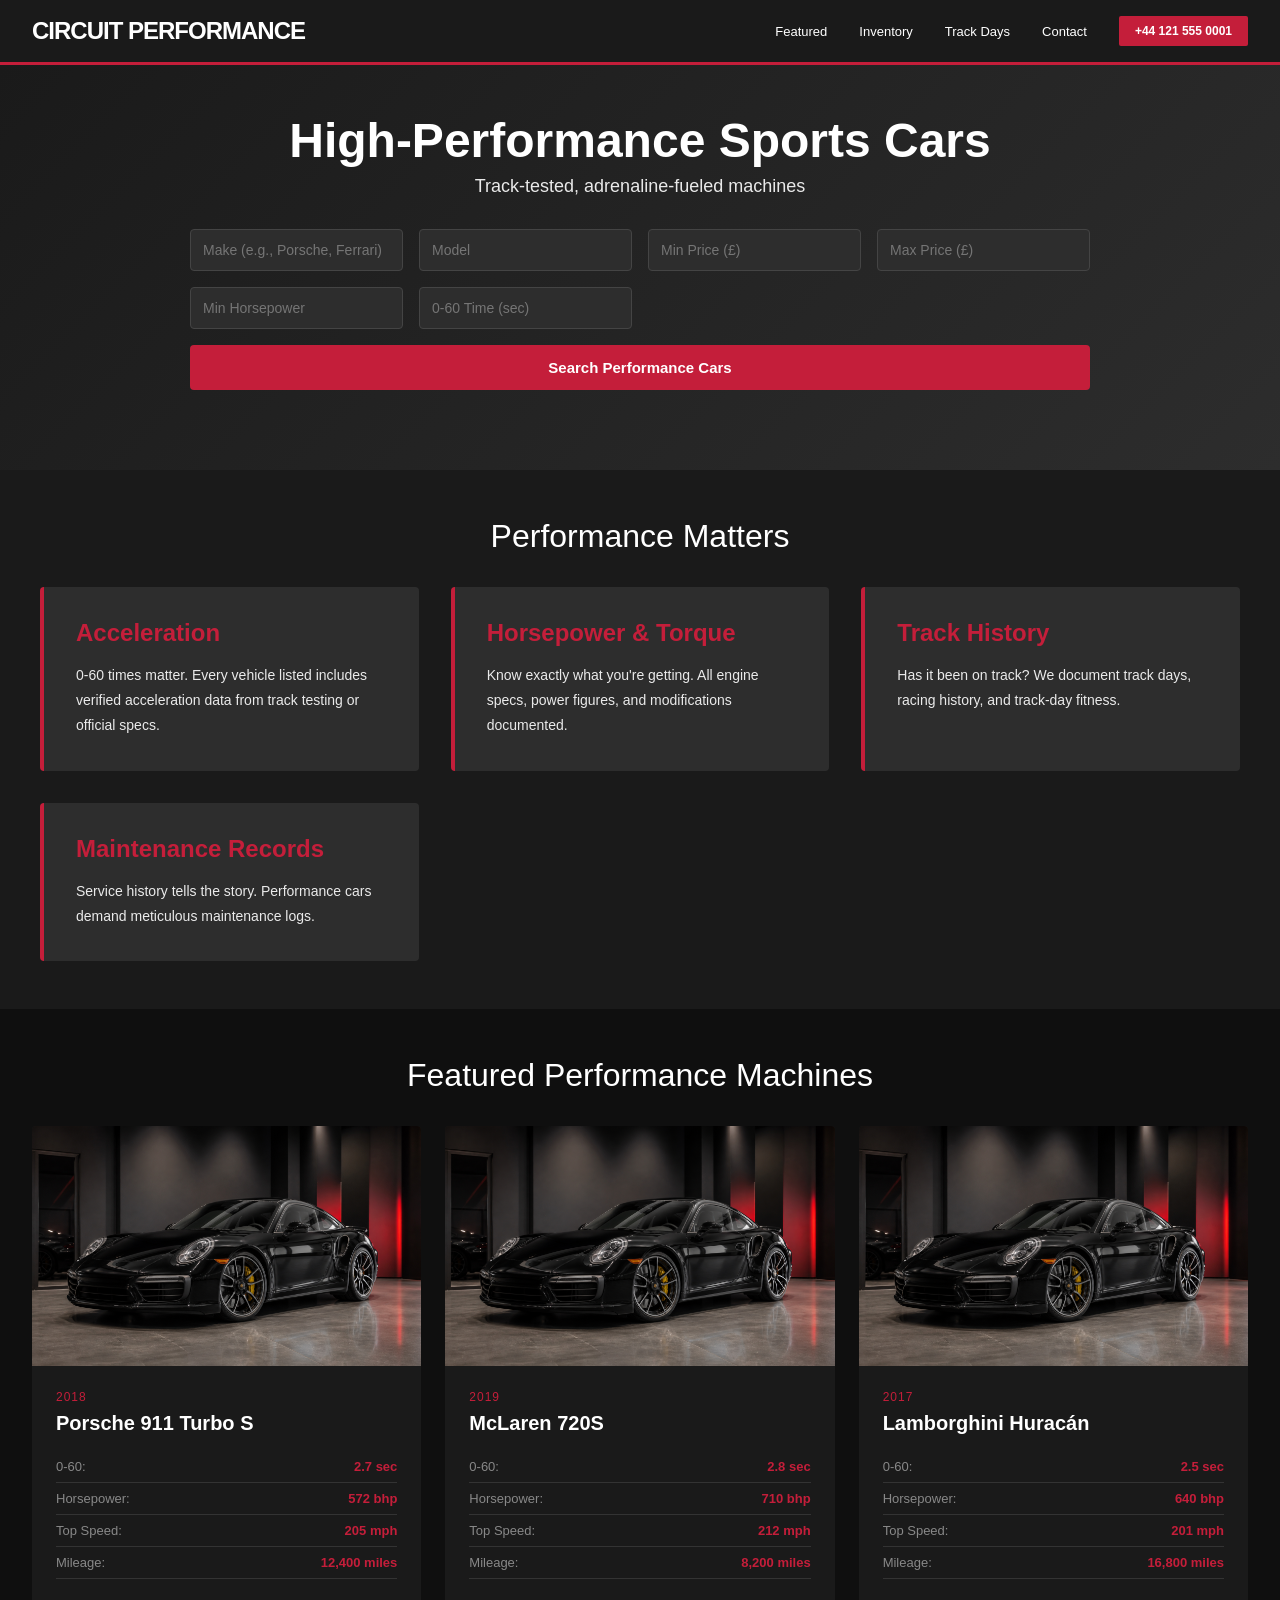
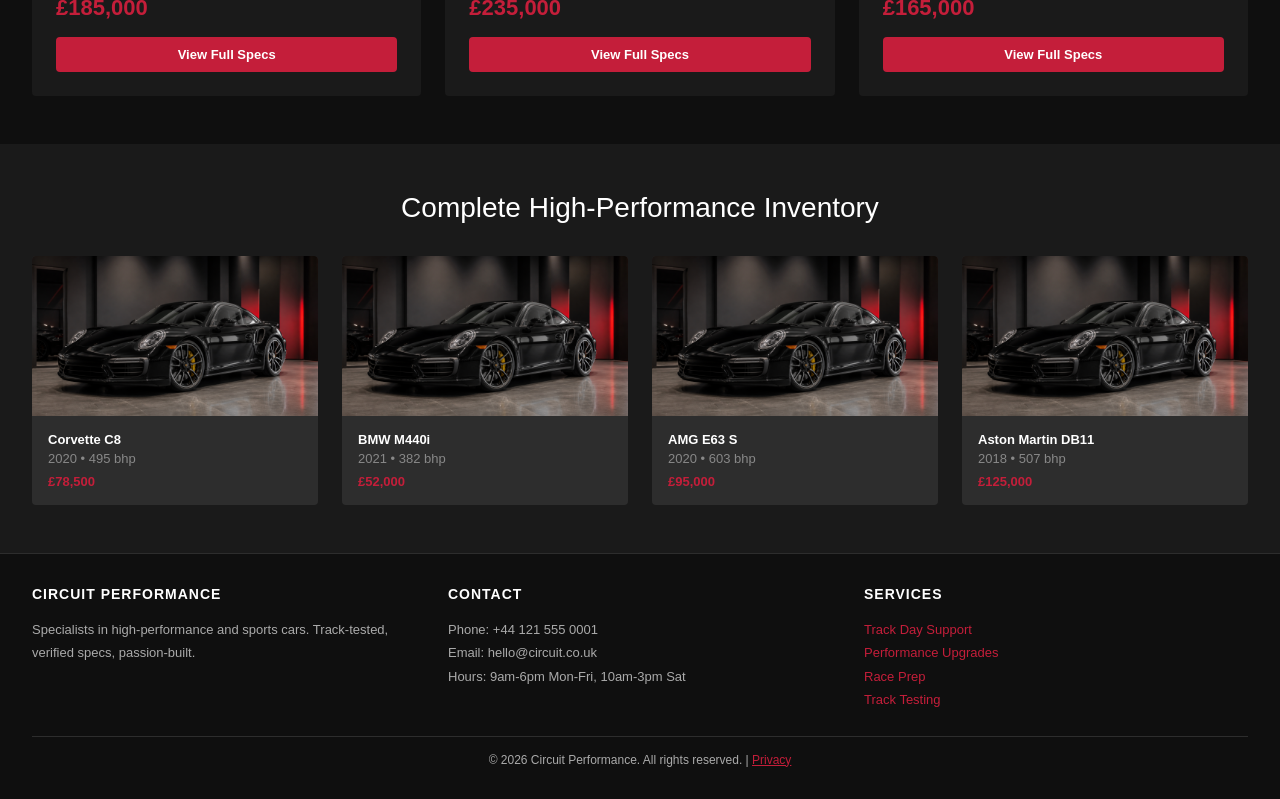
<file: motors-dealer-templates/template-4-performance-sports.html>
<!DOCTYPE html>
<html lang="en">
<head>
<meta charset="UTF-8">
<meta name="viewport" content="width=device-width, initial-scale=1.0">
<title>Circuit Performance - Sports Car Dealer</title>
<style>
* { margin: 0; padding: 0; box-sizing: border-box; }
body { font-family: -apple-system, BlinkMacSystemFont, 'Segoe UI', sans-serif; color: #1a1a1a; background: #0f0f0f; }
header { background: #1a1a1a; color: #fff; padding: 1rem 2rem; display: flex; justify-content: space-between; align-items: center; border-bottom: 3px solid #c41e3a; }
.logo { font-size: 24px; font-weight: 700; letter-spacing: -1px; }
nav { display: flex; gap: 2rem; align-items: center; }
nav a { color: #fff; text-decoration: none; font-size: 13px; font-weight: 500; }
nav a:hover { color: #c41e3a; }
.contact-badge { background: #c41e3a; color: white; padding: 8px 16px; border-radius: 2px; font-weight: 600; font-size: 12px; }

.hero { background: linear-gradient(135deg, #1a1a1a 0%, #2d2d2d 100%); color: white; padding: 3rem 2rem; text-align: center; }
.hero h1 { font-size: 48px; font-weight: 700; margin-bottom: 0.5rem; }
.hero p { font-size: 18px; opacity: 0.9; margin-bottom: 2rem; }
.search-section { max-width: 900px; margin: 0 auto 2rem; }
.search-grid { display: grid; grid-template-columns: repeat(auto-fit, minmax(200px, 1fr)); gap: 1rem; }
.search-input { padding: 12px; background: #2d2d2d; border: 1px solid #444; color: white; border-radius: 4px; font-size: 14px; }
.search-btn { grid-column: 1 / -1; padding: 14px; background: #c41e3a; color: white; border: none; border-radius: 4px; font-weight: 600; cursor: pointer; font-size: 15px; }
.search-btn:hover { background: #a01730; }

.specs-showcase { background: #1a1a1a; color: white; padding: 3rem 2rem; }
.specs-title { text-align: center; font-size: 32px; font-weight: 300; margin-bottom: 2rem; }
.specs-grid { display: grid; grid-template-columns: repeat(auto-fit, minmax(280px, 1fr)); gap: 2rem; max-width: 1200px; margin: 0 auto; }
.spec-card { background: #2d2d2d; padding: 2rem; border-left: 4px solid #c41e3a; border-radius: 4px; }
.spec-card h3 { font-size: 24px; margin-bottom: 1rem; color: #c41e3a; }
.spec-card p { font-size: 14px; line-height: 1.8; opacity: 0.9; }

.featured { padding: 3rem 2rem; background: #0f0f0f; }
.featured-title { text-align: center; font-size: 32px; color: white; margin-bottom: 2rem; font-weight: 300; }
.featured-grid { display: grid; grid-template-columns: repeat(auto-fit, minmax(320px, 1fr)); gap: 1.5rem; }
.featured-car { background: #1a1a1a; border-radius: 4px; overflow: hidden; color: white; }
.car-image { width: 100%; height: 240px; background: #2d2d2d; display: flex; align-items: center; justify-content: center; color: #666; font-size: 14px; }
.car-content { padding: 1.5rem; }
.car-year { font-size: 12px; color: #c41e3a; text-transform: uppercase; letter-spacing: 1px; }
.car-name { font-size: 20px; font-weight: 600; margin: 0.5rem 0; }
.car-specs { font-size: 13px; color: #aaa; margin: 1rem 0; }
.spec-row { display: flex; justify-content: space-between; padding: 0.5rem 0; border-bottom: 1px solid #333; }
.spec-label { color: #888; }
.spec-value { font-weight: 600; color: #c41e3a; }
.car-price { font-size: 22px; font-weight: 700; color: #c41e3a; margin: 1rem 0; }
.car-btn { display: block; padding: 10px 20px; background: #c41e3a; color: white; text-align: center; text-decoration: none; border-radius: 4px; font-weight: 600; font-size: 13px; }
.car-btn:hover { background: #a01730; }

.inventory { padding: 3rem 2rem; background: #1a1a1a; }
.inventory-title { text-align: center; font-size: 28px; color: white; margin-bottom: 2rem; }
.inventory-grid { display: grid; grid-template-columns: repeat(auto-fill, minmax(260px, 1fr)); gap: 1.5rem; }
.inventory-card { background: #2d2d2d; color: white; border-radius: 4px; overflow: hidden; }
.inventory-card-img { width: 100%; height: 160px; background: #3d3d3d; }
.inventory-card-info { padding: 1rem; font-size: 13px; }
.inventory-card-name { font-weight: 600; margin-bottom: 0.25rem; }
.inventory-card-price { color: #c41e3a; font-weight: 700; margin-top: 0.5rem; }

footer { background: #0f0f0f; color: #aaa; padding: 2rem; border-top: 1px solid #2d2d2d; }
.footer-grid { display: grid; grid-template-columns: repeat(auto-fit, minmax(250px, 1fr)); gap: 2rem; margin-bottom: 1.5rem; }
.footer-col h4 { color: #fff; font-size: 14px; margin-bottom: 1rem; text-transform: uppercase; letter-spacing: 1px; }
.footer-col p { font-size: 13px; line-height: 1.8; }
.footer-col a { color: #c41e3a; text-decoration: none; }
.footer-bottom { border-top: 1px solid #2d2d2d; padding-top: 1rem; text-align: center; font-size: 12px; }
.car-image, .inventory-card-img { background-image: url('../assets/demo-vehicles/template-4-porsche-911-turbo-s.png'); background-size: cover; background-position: center; color: transparent; font-size: 0; }
</style>
</head>
<body>
<header>
  <div class="logo">CIRCUIT PERFORMANCE</div>
  <nav>
    <a href="#featured">Featured</a>
    <a href="#inventory">Inventory</a>
    <a href="#track-days">Track Days</a>
    <a href="#contact">Contact</a>
    <a href="#" class="contact-badge">+44 121 555 0001</a>
  </nav>
</header>

<section class="hero">
  <h1>High-Performance Sports Cars</h1>
  <p>Track-tested, adrenaline-fueled machines</p>
  <div class="search-section">
    <div class="search-grid">
      <input type="text" class="search-input" placeholder="Make (e.g., Porsche, Ferrari)">
      <input type="text" class="search-input" placeholder="Model">
      <input type="number" class="search-input" placeholder="Min Price (£)">
      <input type="number" class="search-input" placeholder="Max Price (£)">
      <input type="number" class="search-input" placeholder="Min Horsepower">
      <input type="number" class="search-input" placeholder="0-60 Time (sec)">
      <button class="search-btn">Search Performance Cars</button>
    </div>
  </div>
</section>

<section class="specs-showcase">
  <div class="specs-title">Performance Matters</div>
  <div class="specs-grid">
    <div class="spec-card">
      <h3>Acceleration</h3>
      <p>0-60 times matter. Every vehicle listed includes verified acceleration data from track testing or official specs.</p>
    </div>
    <div class="spec-card">
      <h3>Horsepower & Torque</h3>
      <p>Know exactly what you're getting. All engine specs, power figures, and modifications documented.</p>
    </div>
    <div class="spec-card">
      <h3>Track History</h3>
      <p>Has it been on track? We document track days, racing history, and track-day fitness.</p>
    </div>
    <div class="spec-card">
      <h3>Maintenance Records</h3>
      <p>Service history tells the story. Performance cars demand meticulous maintenance logs.</p>
    </div>
  </div>
</section>

<section class="featured" id="featured">
  <div class="featured-title">Featured Performance Machines</div>
  <div class="featured-grid">
    <div class="featured-car">
      <div class="car-image">[Image: Porsche 911 Turbo]</div>
      <div class="car-content">
        <div class="car-year">2018</div>
        <div class="car-name">Porsche 911 Turbo S</div>
        <div class="car-specs">
          <div class="spec-row"><span class="spec-label">0-60:</span><span class="spec-value">2.7 sec</span></div>
          <div class="spec-row"><span class="spec-label">Horsepower:</span><span class="spec-value">572 bhp</span></div>
          <div class="spec-row"><span class="spec-label">Top Speed:</span><span class="spec-value">205 mph</span></div>
          <div class="spec-row"><span class="spec-label">Mileage:</span><span class="spec-value">12,400 miles</span></div>
        </div>
        <div class="car-price">£185,000</div>
        <a href="#" class="car-btn">View Full Specs</a>
      </div>
    </div>

    <div class="featured-car">
      <div class="car-image">[Image: McLaren 720S]</div>
      <div class="car-content">
        <div class="car-year">2019</div>
        <div class="car-name">McLaren 720S</div>
        <div class="car-specs">
          <div class="spec-row"><span class="spec-label">0-60:</span><span class="spec-value">2.8 sec</span></div>
          <div class="spec-row"><span class="spec-label">Horsepower:</span><span class="spec-value">710 bhp</span></div>
          <div class="spec-row"><span class="spec-label">Top Speed:</span><span class="spec-value">212 mph</span></div>
          <div class="spec-row"><span class="spec-label">Mileage:</span><span class="spec-value">8,200 miles</span></div>
        </div>
        <div class="car-price">£235,000</div>
        <a href="#" class="car-btn">View Full Specs</a>
      </div>
    </div>

    <div class="featured-car">
      <div class="car-image">[Image: Lamborghini Huracán]</div>
      <div class="car-content">
        <div class="car-year">2017</div>
        <div class="car-name">Lamborghini Huracán</div>
        <div class="car-specs">
          <div class="spec-row"><span class="spec-label">0-60:</span><span class="spec-value">2.5 sec</span></div>
          <div class="spec-row"><span class="spec-label">Horsepower:</span><span class="spec-value">640 bhp</span></div>
          <div class="spec-row"><span class="spec-label">Top Speed:</span><span class="spec-value">201 mph</span></div>
          <div class="spec-row"><span class="spec-label">Mileage:</span><span class="spec-value">16,800 miles</span></div>
        </div>
        <div class="car-price">£165,000</div>
        <a href="#" class="car-btn">View Full Specs</a>
      </div>
    </div>
  </div>
</section>

<section class="inventory" id="inventory">
  <div class="inventory-title">Complete High-Performance Inventory</div>
  <div class="inventory-grid">
    <div class="inventory-card">
      <div class="inventory-card-img"></div>
      <div class="inventory-card-info">
        <div class="inventory-card-name">Corvette C8</div>
        <div style="color: #888;">2020 • 495 bhp</div>
        <div class="inventory-card-price">£78,500</div>
      </div>
    </div>

    <div class="inventory-card">
      <div class="inventory-card-img"></div>
      <div class="inventory-card-info">
        <div class="inventory-card-name">BMW M440i</div>
        <div style="color: #888;">2021 • 382 bhp</div>
        <div class="inventory-card-price">£52,000</div>
      </div>
    </div>

    <div class="inventory-card">
      <div class="inventory-card-img"></div>
      <div class="inventory-card-info">
        <div class="inventory-card-name">AMG E63 S</div>
        <div style="color: #888;">2020 • 603 bhp</div>
        <div class="inventory-card-price">£95,000</div>
      </div>
    </div>

    <div class="inventory-card">
      <div class="inventory-card-img"></div>
      <div class="inventory-card-info">
        <div class="inventory-card-name">Aston Martin DB11</div>
        <div style="color: #888;">2018 • 507 bhp</div>
        <div class="inventory-card-price">£125,000</div>
      </div>
    </div>
  </div>
</section>

<footer id="contact">
  <div class="footer-grid">
    <div class="footer-col">
      <h4>Circuit Performance</h4>
      <p>Specialists in high-performance and sports cars. Track-tested, verified specs, passion-built.</p>
    </div>
    <div class="footer-col">
      <h4>Contact</h4>
      <p>Phone: +44 121 555 0001<br>Email: hello@circuit.co.uk<br>Hours: 9am-6pm Mon-Fri, 10am-3pm Sat</p>
    </div>
    <div class="footer-col">
      <h4>Services</h4>
      <p><a href="#">Track Day Support</a><br><a href="#">Performance Upgrades</a><br><a href="#">Race Prep</a><br><a href="#">Track Testing</a></p>
    </div>
  </div>
  <div class="footer-bottom">
    <p>&copy; 2026 Circuit Performance. All rights reserved. | <a href="#" style="color: #c41e3a;">Privacy</a></p>
  </div>
</footer>
</body>
</html>
</file>
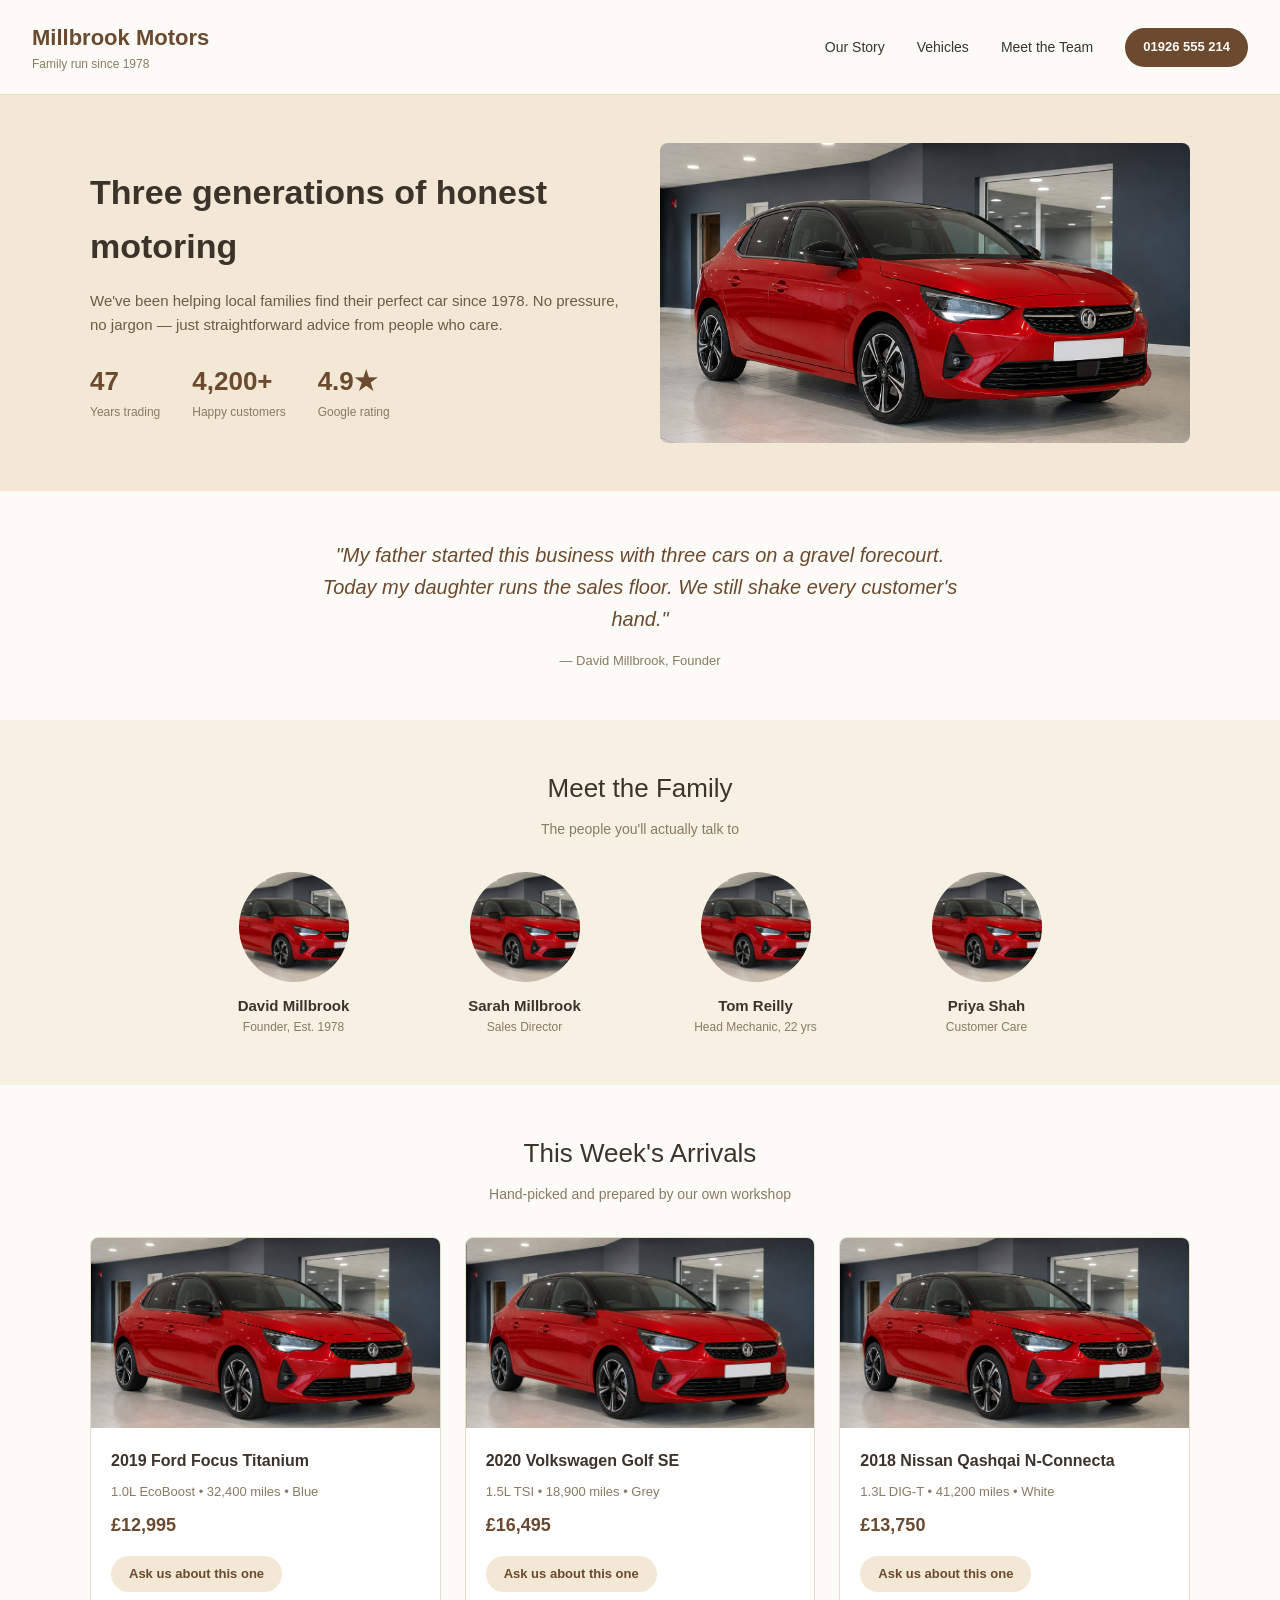
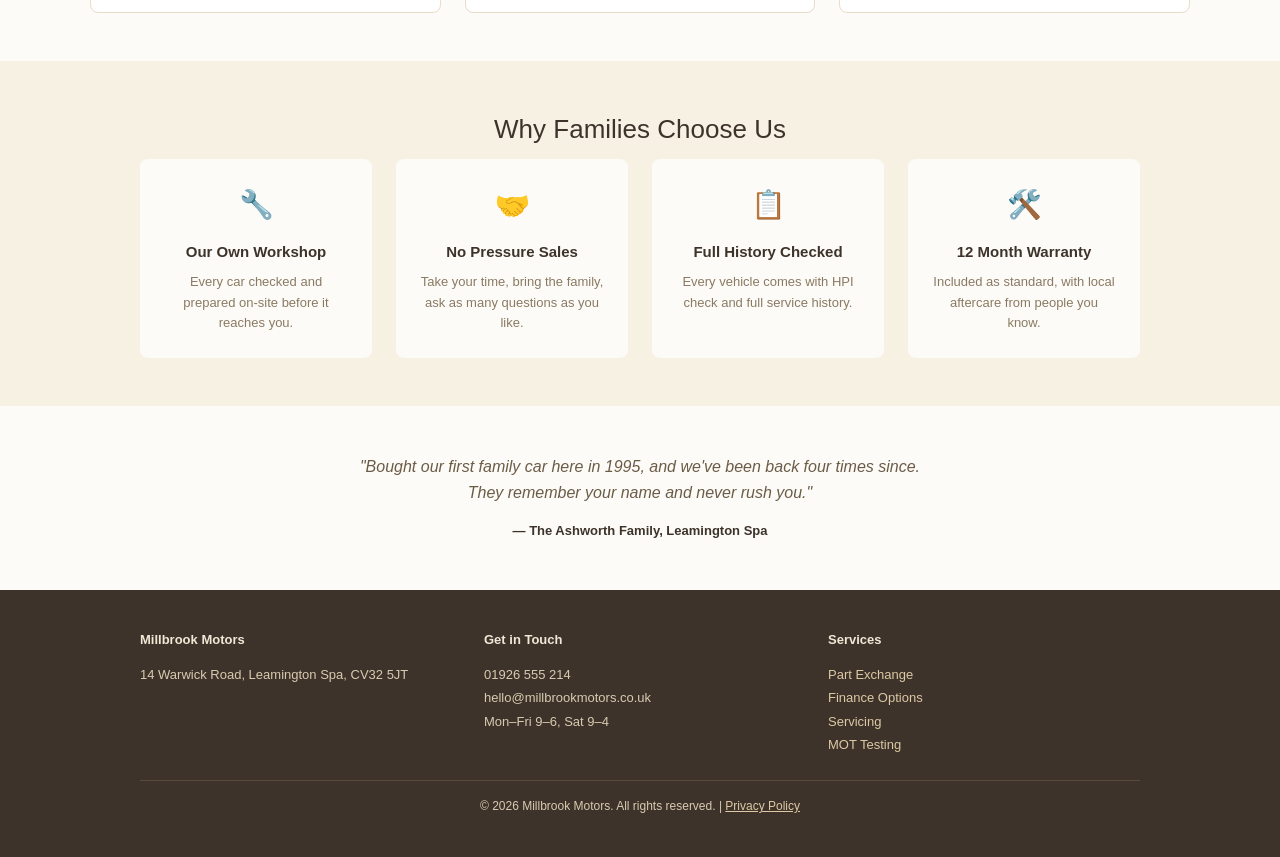
<file: motors-dealer-templates/template-5-family-business.html>
<!DOCTYPE html>
<html lang="en">
<head>
<meta charset="UTF-8">
<meta name="viewport" content="width=device-width, initial-scale=1.0">
<title>Millbrook Motors - Family Run Since 1978</title>
<style>
* { margin: 0; padding: 0; box-sizing: border-box; }
body { font-family: -apple-system, BlinkMacSystemFont, 'Segoe UI', sans-serif; color: #3d332b; background: #fdfbf7; line-height: 1.6; }
header { background: #fdfbf7; padding: 1.25rem 2rem; display: flex; justify-content: space-between; align-items: center; border-bottom: 1px solid #e8ddc8; }
.logo { font-size: 22px; font-weight: 700; color: #6b4a2f; }
.tagline { font-size: 12px; color: #8a7a63; }
nav { display: flex; gap: 2rem; align-items: center; }
nav a { text-decoration: none; color: #3d332b; font-size: 14px; }
nav a:hover { color: #6b4a2f; }
.phone-badge { background: #6b4a2f; color: #fdfbf7; padding: 9px 18px; border-radius: 24px; font-size: 13px; font-weight: 600; }

.hero { background: #f2e8d5; padding: 3rem 2rem; }
.hero-grid { display: grid; grid-template-columns: 1fr 1fr; gap: 2.5rem; max-width: 1100px; margin: 0 auto; align-items: center; }
.hero h1 { font-size: 34px; margin-bottom: 1rem; color: #3d332b; }
.hero p { font-size: 15px; color: #6b5c47; margin-bottom: 1.5rem; }
.hero-stats { display: flex; gap: 2rem; margin-top: 1.5rem; }
.hero-stat-value { font-size: 26px; font-weight: 700; color: #6b4a2f; }
.hero-stat-label { font-size: 12px; color: #8a7a63; }
.hero-image { background: #ddc9a3; height: 300px; border-radius: 8px; display: flex; align-items: center; justify-content: center; color: #8a7660; font-size: 14px; }

.story { padding: 3rem 2rem; text-align: center; max-width: 700px; margin: 0 auto; }
.story-quote { font-size: 20px; font-style: italic; color: #6b4a2f; margin-bottom: 1rem; line-height: 1.6; }
.story-author { font-size: 13px; color: #8a7a63; }

.team { background: #f7f1e3; padding: 3rem 2rem; }
.section-title { text-align: center; font-size: 26px; margin-bottom: 0.5rem; color: #3d332b; }
.section-subtitle { text-align: center; font-size: 14px; color: #8a7a63; margin-bottom: 2rem; }
.team-grid { display: grid; grid-template-columns: repeat(auto-fit, minmax(200px, 1fr)); gap: 1.5rem; max-width: 900px; margin: 0 auto; }
.team-member { text-align: center; }
.team-photo { width: 110px; height: 110px; border-radius: 50%; background: #ddc9a3; margin: 0 auto 0.75rem; display: flex; align-items: center; justify-content: center; color: #8a7660; font-size: 11px; }
.team-name { font-weight: 700; font-size: 15px; }
.team-role { font-size: 12px; color: #8a7a63; }

.featured { padding: 3rem 2rem; }
.featured-grid { display: grid; grid-template-columns: repeat(auto-fit, minmax(300px, 1fr)); gap: 1.5rem; max-width: 1100px; margin: 0 auto; }
.vehicle-card { background: #fff; border: 1px solid #e8ddc8; border-radius: 8px; overflow: hidden; }
.vehicle-image { width: 100%; height: 190px; background: #f2e8d5; display: flex; align-items: center; justify-content: center; color: #a89572; font-size: 13px; }
.vehicle-info { padding: 1.25rem; }
.vehicle-name { font-size: 16px; font-weight: 700; margin-bottom: 0.25rem; }
.vehicle-specs { font-size: 13px; color: #8a7a63; margin: 0.5rem 0; }
.vehicle-price { font-size: 18px; font-weight: 700; color: #6b4a2f; margin: 0.5rem 0; }
.vehicle-btn { display: inline-block; margin-top: 0.5rem; padding: 8px 18px; background: #f2e8d5; color: #6b4a2f; text-decoration: none; border-radius: 20px; font-size: 13px; font-weight: 600; }
.vehicle-btn:hover { background: #e8ddc8; }

.why-us { background: #f7f1e3; padding: 3rem 2rem; }
.why-grid { display: grid; grid-template-columns: repeat(auto-fit, minmax(220px, 1fr)); gap: 1.5rem; max-width: 1000px; margin: 0 auto; }
.why-card { background: #fdfbf7; padding: 1.5rem; border-radius: 8px; text-align: center; }
.why-card-icon { font-size: 28px; margin-bottom: 0.75rem; }
.why-card h3 { font-size: 15px; margin-bottom: 0.5rem; color: #3d332b; }
.why-card p { font-size: 13px; color: #8a7a63; }

.testimonial { padding: 3rem 2rem; text-align: center; max-width: 650px; margin: 0 auto; }
.testimonial-text { font-size: 16px; font-style: italic; color: #6b5c47; margin-bottom: 1rem; }
.testimonial-name { font-size: 13px; font-weight: 700; }

footer { background: #3d332b; color: #d9cbb0; padding: 2.5rem 2rem; }
.footer-grid { display: grid; grid-template-columns: repeat(3, 1fr); gap: 2rem; max-width: 1000px; margin: 0 auto 1.5rem; }
.footer-col h4 { color: #f2e8d5; font-size: 13px; margin-bottom: 0.75rem; }
.footer-col p { font-size: 13px; line-height: 1.8; }
.footer-col a { color: #ddc9a3; text-decoration: none; }
.footer-bottom { border-top: 1px solid #5a4a38; padding-top: 1rem; text-align: center; font-size: 12px; max-width: 1000px; margin: 0 auto; }

@media (max-width: 768px) {
  .hero-grid { grid-template-columns: 1fr; }
  .footer-grid { grid-template-columns: 1fr; }
}
.hero-image, .team-photo, .vehicle-image { background-image: url('../assets/demo-vehicles/template-5-ford-focus.png'); background-size: cover; background-position: center; color: transparent; font-size: 0; }
</style>
</head>
<body>
<header>
  <div>
    <div class="logo">Millbrook Motors</div>
    <div class="tagline">Family run since 1978</div>
  </div>
  <nav>
    <a href="#story">Our Story</a>
    <a href="#vehicles">Vehicles</a>
    <a href="#team">Meet the Team</a>
    <a href="#" class="phone-badge">01926 555 214</a>
  </nav>
</header>

<section class="hero">
  <div class="hero-grid">
    <div>
      <h1>Three generations of honest motoring</h1>
      <p>We've been helping local families find their perfect car since 1978. No pressure, no jargon — just straightforward advice from people who care.</p>
      <div class="hero-stats">
        <div>
          <div class="hero-stat-value">47</div>
          <div class="hero-stat-label">Years trading</div>
        </div>
        <div>
          <div class="hero-stat-value">4,200+</div>
          <div class="hero-stat-label">Happy customers</div>
        </div>
        <div>
          <div class="hero-stat-value">4.9★</div>
          <div class="hero-stat-label">Google rating</div>
        </div>
      </div>
    </div>
    <div class="hero-image">[Photo: Family outside the original 1978 garage]</div>
  </div>
</section>

<section class="story" id="story">
  <div class="story-quote">"My father started this business with three cars on a gravel forecourt. Today my daughter runs the sales floor. We still shake every customer's hand."</div>
  <div class="story-author">— David Millbrook, Founder</div>
</section>

<section class="team" id="team">
  <div class="section-title">Meet the Family</div>
  <div class="section-subtitle">The people you'll actually talk to</div>
  <div class="team-grid">
    <div class="team-member">
      <div class="team-photo">[Photo]</div>
      <div class="team-name">David Millbrook</div>
      <div class="team-role">Founder, Est. 1978</div>
    </div>
    <div class="team-member">
      <div class="team-photo">[Photo]</div>
      <div class="team-name">Sarah Millbrook</div>
      <div class="team-role">Sales Director</div>
    </div>
    <div class="team-member">
      <div class="team-photo">[Photo]</div>
      <div class="team-name">Tom Reilly</div>
      <div class="team-role">Head Mechanic, 22 yrs</div>
    </div>
    <div class="team-member">
      <div class="team-photo">[Photo]</div>
      <div class="team-name">Priya Shah</div>
      <div class="team-role">Customer Care</div>
    </div>
  </div>
</section>

<section class="featured" id="vehicles">
  <div class="section-title">This Week's Arrivals</div>
  <div class="section-subtitle">Hand-picked and prepared by our own workshop</div>
  <div class="featured-grid">
    <div class="vehicle-card">
      <div class="vehicle-image">[Image: 2019 Ford Focus]</div>
      <div class="vehicle-info">
        <div class="vehicle-name">2019 Ford Focus Titanium</div>
        <div class="vehicle-specs">1.0L EcoBoost • 32,400 miles • Blue</div>
        <div class="vehicle-price">£12,995</div>
        <a href="#" class="vehicle-btn">Ask us about this one</a>
      </div>
    </div>
    <div class="vehicle-card">
      <div class="vehicle-image">[Image: 2020 Volkswagen Golf]</div>
      <div class="vehicle-info">
        <div class="vehicle-name">2020 Volkswagen Golf SE</div>
        <div class="vehicle-specs">1.5L TSI • 18,900 miles • Grey</div>
        <div class="vehicle-price">£16,495</div>
        <a href="#" class="vehicle-btn">Ask us about this one</a>
      </div>
    </div>
    <div class="vehicle-card">
      <div class="vehicle-image">[Image: 2018 Nissan Qashqai]</div>
      <div class="vehicle-info">
        <div class="vehicle-name">2018 Nissan Qashqai N-Connecta</div>
        <div class="vehicle-specs">1.3L DIG-T • 41,200 miles • White</div>
        <div class="vehicle-price">£13,750</div>
        <a href="#" class="vehicle-btn">Ask us about this one</a>
      </div>
    </div>
  </div>
</section>

<section class="why-us">
  <div class="section-title">Why Families Choose Us</div>
  <div class="why-grid">
    <div class="why-card">
      <div class="why-card-icon">🔧</div>
      <h3>Our Own Workshop</h3>
      <p>Every car checked and prepared on-site before it reaches you.</p>
    </div>
    <div class="why-card">
      <div class="why-card-icon">🤝</div>
      <h3>No Pressure Sales</h3>
      <p>Take your time, bring the family, ask as many questions as you like.</p>
    </div>
    <div class="why-card">
      <div class="why-card-icon">📋</div>
      <h3>Full History Checked</h3>
      <p>Every vehicle comes with HPI check and full service history.</p>
    </div>
    <div class="why-card">
      <div class="why-card-icon">🛠️</div>
      <h3>12 Month Warranty</h3>
      <p>Included as standard, with local aftercare from people you know.</p>
    </div>
  </div>
</section>

<section class="testimonial">
  <div class="testimonial-text">"Bought our first family car here in 1995, and we've been back four times since. They remember your name and never rush you."</div>
  <div class="testimonial-name">— The Ashworth Family, Leamington Spa</div>
</section>

<footer>
  <div class="footer-grid">
    <div class="footer-col">
      <h4>Millbrook Motors</h4>
      <p>14 Warwick Road, Leamington Spa, CV32 5JT</p>
    </div>
    <div class="footer-col">
      <h4>Get in Touch</h4>
      <p>01926 555 214<br>hello@millbrookmotors.co.uk<br>Mon–Fri 9–6, Sat 9–4</p>
    </div>
    <div class="footer-col">
      <h4>Services</h4>
      <p><a href="#">Part Exchange</a><br><a href="#">Finance Options</a><br><a href="#">Servicing</a><br><a href="#">MOT Testing</a></p>
    </div>
  </div>
  <div class="footer-bottom">
    <p>&copy; 2026 Millbrook Motors. All rights reserved. | <a href="#" style="color:#ddc9a3;">Privacy Policy</a></p>
  </div>
</footer>
</body>
</html>
</file>
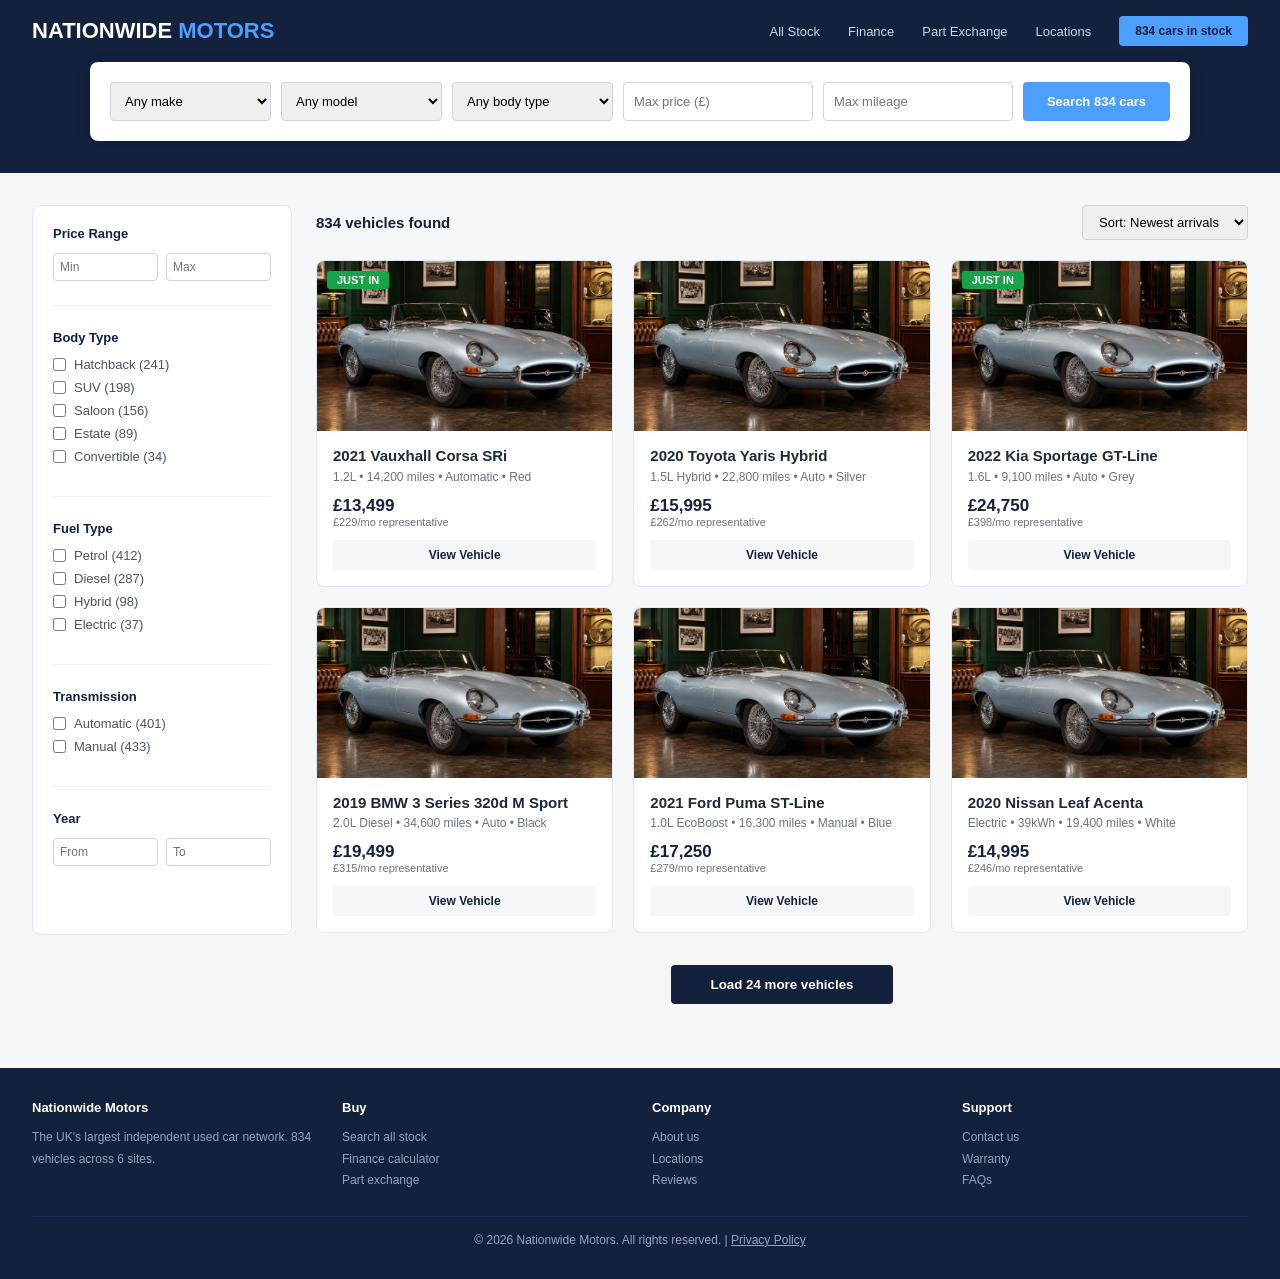
<file: motors-dealer-templates/template-6-volume-dealer.html>
<!DOCTYPE html>
<html lang="en">
<head>
<meta charset="UTF-8">
<meta name="viewport" content="width=device-width, initial-scale=1.0">
<title>Nationwide Motors - 800+ Cars In Stock</title>
<style>
* { margin: 0; padding: 0; box-sizing: border-box; }
body { font-family: -apple-system, BlinkMacSystemFont, 'Segoe UI', sans-serif; color: #1f2937; background: #f4f6f8; }
header { background: #14213d; color: #fff; padding: 1rem 2rem; display: flex; justify-content: space-between; align-items: center; }
.logo { font-size: 22px; font-weight: 700; }
.logo span { color: #4d9fff; }
nav { display: flex; gap: 1.75rem; align-items: center; }
nav a { color: #cbd5e1; text-decoration: none; font-size: 13px; }
nav a:hover { color: #fff; }
.stock-count { background: #4d9fff; color: #14213d; padding: 8px 16px; border-radius: 4px; font-size: 12px; font-weight: 700; }

.search-hero { background: #14213d; padding: 0 2rem 2rem; }
.search-bar-main { background: #fff; border-radius: 8px; padding: 1.25rem; max-width: 1100px; margin: 0 auto; box-shadow: 0 4px 16px rgba(0,0,0,0.15); }
.search-row { display: grid; grid-template-columns: repeat(5, 1fr) auto; gap: 10px; }
.search-row select, .search-row input { padding: 10px; border: 1px solid #d1d5db; border-radius: 4px; font-size: 13px; }
.search-row button { background: #4d9fff; color: #fff; border: none; padding: 10px 24px; border-radius: 4px; font-weight: 700; cursor: pointer; font-size: 13px; }
.search-row button:hover { background: #3a8ae8; }

.body-layout { display: grid; grid-template-columns: 260px 1fr; gap: 1.5rem; max-width: 1300px; margin: 2rem auto; padding: 0 2rem; }
.filters-sidebar { background: #fff; border-radius: 8px; padding: 1.25rem; height: fit-content; border: 1px solid #e2e8f0; }
.filter-group { margin-bottom: 1.5rem; padding-bottom: 1.5rem; border-bottom: 1px solid #eef1f5; }
.filter-group:last-child { border-bottom: none; }
.filter-group h4 { font-size: 13px; margin-bottom: 0.75rem; color: #14213d; }
.filter-checkbox { display: flex; align-items: center; gap: 8px; font-size: 13px; margin-bottom: 0.5rem; color: #4b5563; }
.filter-range { display: flex; gap: 8px; }
.filter-range input { width: 100%; padding: 6px; border: 1px solid #d1d5db; border-radius: 4px; font-size: 12px; }

.results-header { display: flex; justify-content: space-between; align-items: center; margin-bottom: 1.25rem; }
.results-count { font-size: 15px; font-weight: 700; color: #14213d; }
.results-sort select { padding: 8px 12px; border: 1px solid #d1d5db; border-radius: 4px; font-size: 13px; }

.results-grid { display: grid; grid-template-columns: repeat(auto-fill, minmax(280px, 1fr)); gap: 1.25rem; }
.result-card { background: #fff; border-radius: 8px; overflow: hidden; border: 1px solid #e2e8f0; transition: box-shadow 0.2s; }
.result-card:hover { box-shadow: 0 4px 12px rgba(0,0,0,0.08); }
.result-image { width: 100%; height: 170px; background: #e2e8f0; display: flex; align-items: center; justify-content: center; color: #94a3b8; font-size: 12px; position: relative; }
.result-badge { position: absolute; top: 10px; left: 10px; background: #16a34a; color: #fff; padding: 3px 10px; font-size: 11px; border-radius: 3px; font-weight: 600; }
.result-info { padding: 1rem; }
.result-title { font-size: 15px; font-weight: 700; margin-bottom: 0.35rem; }
.result-specs { font-size: 12px; color: #6b7280; margin-bottom: 0.5rem; }
.result-price-row { display: flex; justify-content: space-between; align-items: center; margin-top: 0.75rem; }
.result-price { font-size: 17px; font-weight: 700; color: #14213d; }
.result-monthly { font-size: 11px; color: #6b7280; }
.result-btn { display: block; margin-top: 0.75rem; text-align: center; padding: 8px; background: #f4f6f8; color: #14213d; text-decoration: none; border-radius: 4px; font-size: 12px; font-weight: 700; }
.result-btn:hover { background: #e2e8f0; }

.load-more { text-align: center; margin: 2rem 0; }
.load-more button { padding: 12px 40px; background: #14213d; color: #fff; border: none; border-radius: 4px; font-weight: 700; cursor: pointer; }

footer { background: #14213d; color: #94a3b8; padding: 2rem; }
.footer-grid { display: grid; grid-template-columns: repeat(4, 1fr); gap: 1.5rem; max-width: 1300px; margin: 0 auto 1.5rem; }
.footer-col h4 { color: #fff; font-size: 13px; margin-bottom: 0.75rem; }
.footer-col p { font-size: 12px; line-height: 1.8; }
.footer-col a { color: #94a3b8; text-decoration: none; }
.footer-bottom { border-top: 1px solid #1e2f52; padding-top: 1rem; text-align: center; font-size: 12px; max-width: 1300px; margin: 0 auto; }

@media (max-width: 900px) {
  .body-layout { grid-template-columns: 1fr; }
  .search-row { grid-template-columns: 1fr 1fr; }
  .footer-grid { grid-template-columns: repeat(2, 1fr); }
}
.result-image { background-image: url('../assets/demo-vehicles/template-6-vauxhall-corsa.png'); background-size: cover; background-position: center; color: transparent; font-size: 0; }
</style>
</head>
<body>
<header>
  <div class="logo">NATIONWIDE <span>MOTORS</span></div>
  <nav>
    <a href="#">All Stock</a>
    <a href="#">Finance</a>
    <a href="#">Part Exchange</a>
    <a href="#">Locations</a>
    <a href="#" class="stock-count">834 cars in stock</a>
  </nav>
</header>

<div class="search-hero">
  <div class="search-bar-main">
    <div class="search-row">
      <select><option>Any make</option></select>
      <select><option>Any model</option></select>
      <select><option>Any body type</option></select>
      <input type="number" placeholder="Max price (£)">
      <input type="number" placeholder="Max mileage">
      <button>Search 834 cars</button>
    </div>
  </div>
</div>

<div class="body-layout">
  <aside class="filters-sidebar">
    <div class="filter-group">
      <h4>Price Range</h4>
      <div class="filter-range">
        <input type="number" placeholder="Min">
        <input type="number" placeholder="Max">
      </div>
    </div>
    <div class="filter-group">
      <h4>Body Type</h4>
      <div class="filter-checkbox"><input type="checkbox"> Hatchback (241)</div>
      <div class="filter-checkbox"><input type="checkbox"> SUV (198)</div>
      <div class="filter-checkbox"><input type="checkbox"> Saloon (156)</div>
      <div class="filter-checkbox"><input type="checkbox"> Estate (89)</div>
      <div class="filter-checkbox"><input type="checkbox"> Convertible (34)</div>
    </div>
    <div class="filter-group">
      <h4>Fuel Type</h4>
      <div class="filter-checkbox"><input type="checkbox"> Petrol (412)</div>
      <div class="filter-checkbox"><input type="checkbox"> Diesel (287)</div>
      <div class="filter-checkbox"><input type="checkbox"> Hybrid (98)</div>
      <div class="filter-checkbox"><input type="checkbox"> Electric (37)</div>
    </div>
    <div class="filter-group">
      <h4>Transmission</h4>
      <div class="filter-checkbox"><input type="checkbox"> Automatic (401)</div>
      <div class="filter-checkbox"><input type="checkbox"> Manual (433)</div>
    </div>
    <div class="filter-group">
      <h4>Year</h4>
      <div class="filter-range">
        <input type="number" placeholder="From">
        <input type="number" placeholder="To">
      </div>
    </div>
  </aside>

  <main>
    <div class="results-header">
      <div class="results-count">834 vehicles found</div>
      <div class="results-sort">
        <select><option>Sort: Newest arrivals</option><option>Price: Low to high</option><option>Price: High to low</option><option>Mileage: Low to high</option></select>
      </div>
    </div>

    <div class="results-grid">
      <div class="result-card">
        <div class="result-image"><div class="result-badge">JUST IN</div>[Image]</div>
        <div class="result-info">
          <div class="result-title">2021 Vauxhall Corsa SRi</div>
          <div class="result-specs">1.2L • 14,200 miles • Automatic • Red</div>
          <div class="result-price-row">
            <div><div class="result-price">£13,499</div><div class="result-monthly">£229/mo representative</div></div>
          </div>
          <a href="#" class="result-btn">View Vehicle</a>
        </div>
      </div>

      <div class="result-card">
        <div class="result-image">[Image]</div>
        <div class="result-info">
          <div class="result-title">2020 Toyota Yaris Hybrid</div>
          <div class="result-specs">1.5L Hybrid • 22,800 miles • Auto • Silver</div>
          <div class="result-price-row">
            <div><div class="result-price">£15,995</div><div class="result-monthly">£262/mo representative</div></div>
          </div>
          <a href="#" class="result-btn">View Vehicle</a>
        </div>
      </div>

      <div class="result-card">
        <div class="result-image"><div class="result-badge">JUST IN</div>[Image]</div>
        <div class="result-info">
          <div class="result-title">2022 Kia Sportage GT-Line</div>
          <div class="result-specs">1.6L • 9,100 miles • Auto • Grey</div>
          <div class="result-price-row">
            <div><div class="result-price">£24,750</div><div class="result-monthly">£398/mo representative</div></div>
          </div>
          <a href="#" class="result-btn">View Vehicle</a>
        </div>
      </div>

      <div class="result-card">
        <div class="result-image">[Image]</div>
        <div class="result-info">
          <div class="result-title">2019 BMW 3 Series 320d M Sport</div>
          <div class="result-specs">2.0L Diesel • 34,600 miles • Auto • Black</div>
          <div class="result-price-row">
            <div><div class="result-price">£19,499</div><div class="result-monthly">£315/mo representative</div></div>
          </div>
          <a href="#" class="result-btn">View Vehicle</a>
        </div>
      </div>

      <div class="result-card">
        <div class="result-image">[Image]</div>
        <div class="result-info">
          <div class="result-title">2021 Ford Puma ST-Line</div>
          <div class="result-specs">1.0L EcoBoost • 16,300 miles • Manual • Blue</div>
          <div class="result-price-row">
            <div><div class="result-price">£17,250</div><div class="result-monthly">£279/mo representative</div></div>
          </div>
          <a href="#" class="result-btn">View Vehicle</a>
        </div>
      </div>

      <div class="result-card">
        <div class="result-image">[Image]</div>
        <div class="result-info">
          <div class="result-title">2020 Nissan Leaf Acenta</div>
          <div class="result-specs">Electric • 39kWh • 19,400 miles • White</div>
          <div class="result-price-row">
            <div><div class="result-price">£14,995</div><div class="result-monthly">£246/mo representative</div></div>
          </div>
          <a href="#" class="result-btn">View Vehicle</a>
        </div>
      </div>
    </div>

    <div class="load-more"><button>Load 24 more vehicles</button></div>
  </main>
</div>

<footer>
  <div class="footer-grid">
    <div class="footer-col">
      <h4>Nationwide Motors</h4>
      <p>The UK's largest independent used car network. 834 vehicles across 6 sites.</p>
    </div>
    <div class="footer-col">
      <h4>Buy</h4>
      <p><a href="#">Search all stock</a><br><a href="#">Finance calculator</a><br><a href="#">Part exchange</a></p>
    </div>
    <div class="footer-col">
      <h4>Company</h4>
      <p><a href="#">About us</a><br><a href="#">Locations</a><br><a href="#">Reviews</a></p>
    </div>
    <div class="footer-col">
      <h4>Support</h4>
      <p><a href="#">Contact us</a><br><a href="#">Warranty</a><br><a href="#">FAQs</a></p>
    </div>
  </div>
  <div class="footer-bottom">
    <p>&copy; 2026 Nationwide Motors. All rights reserved. | <a href="#" style="color:#94a3b8;">Privacy Policy</a></p>
  </div>
</footer>
</body>
</html>
</file>
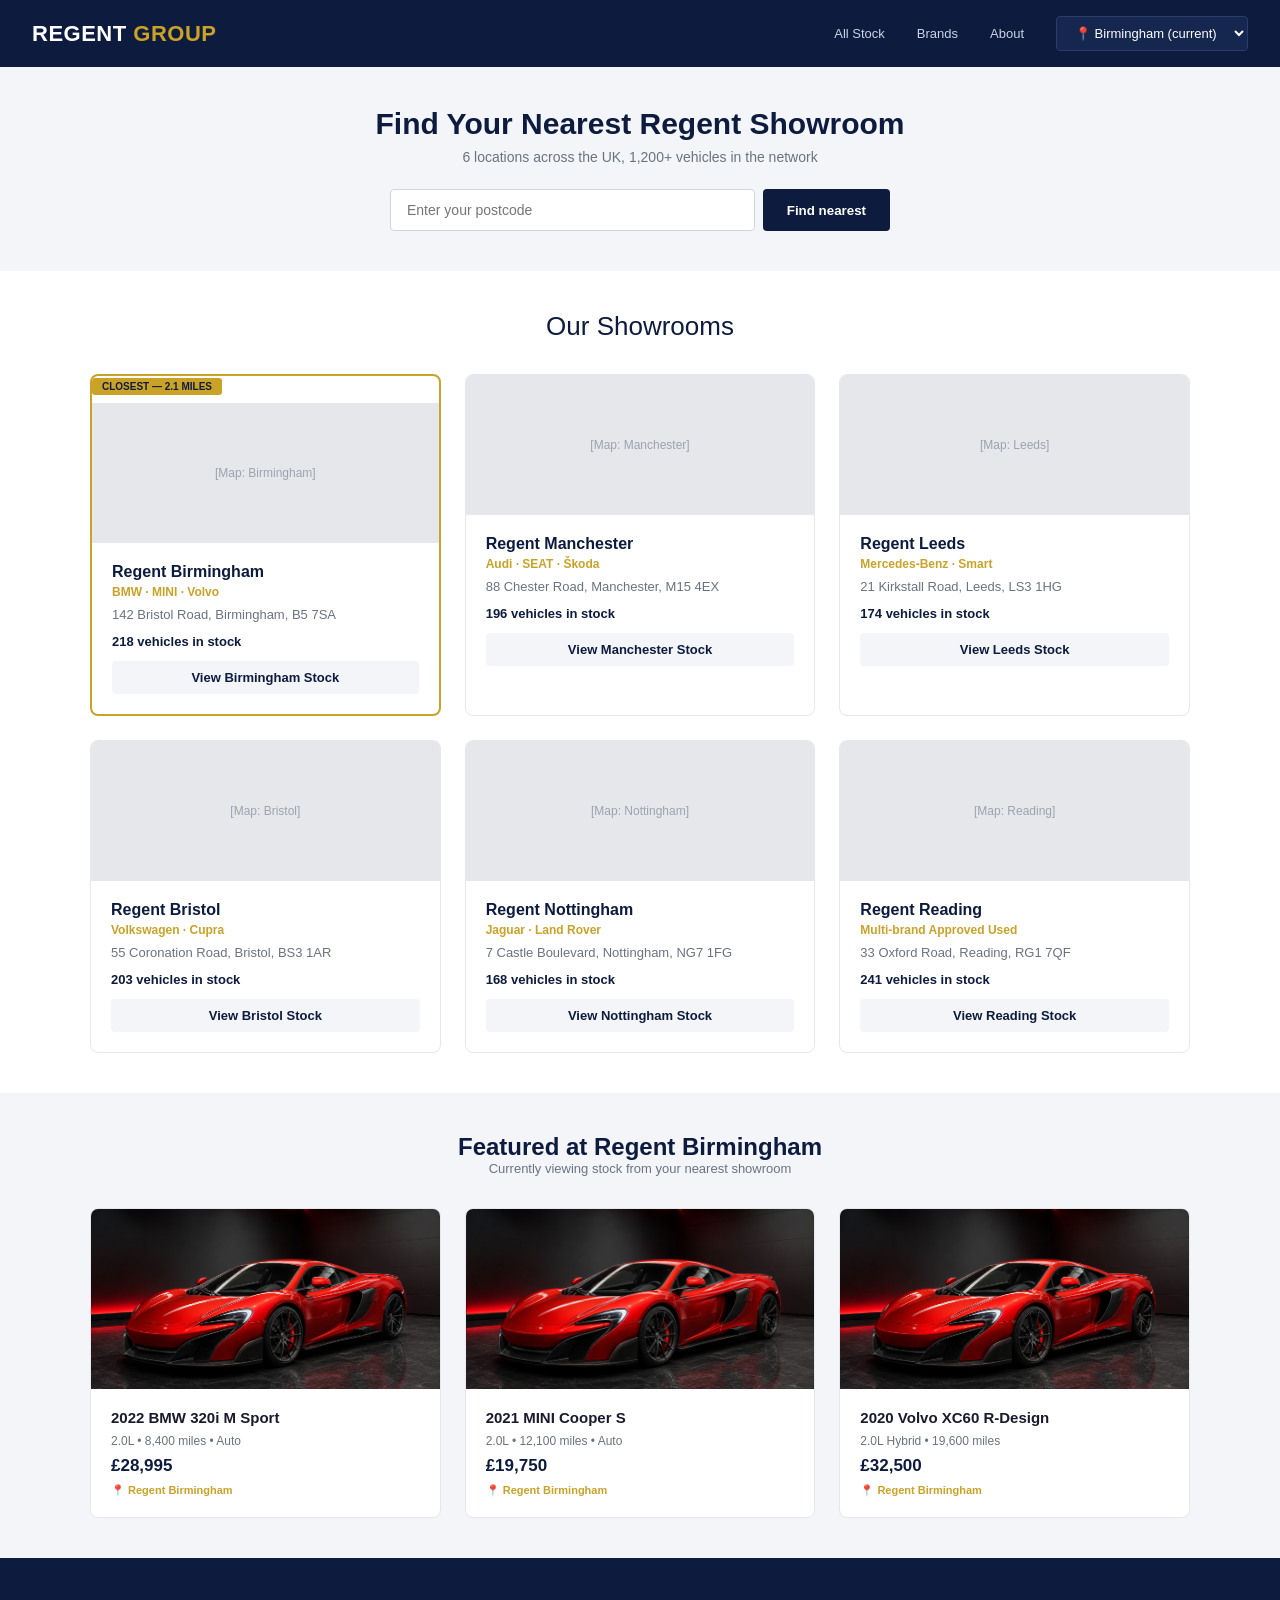
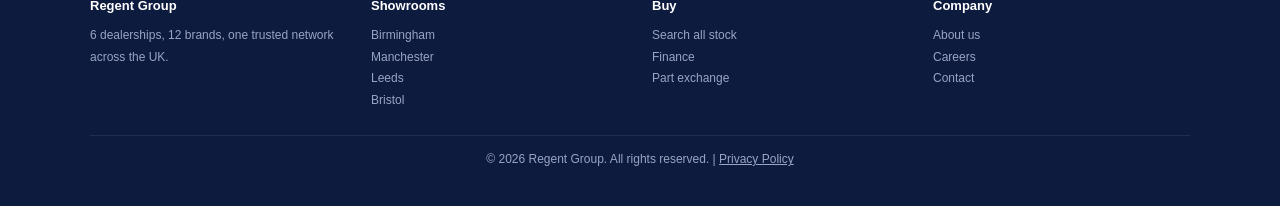
<file: motors-dealer-templates/template-7-dealer-network.html>
<!DOCTYPE html>
<html lang="en">
<head>
<meta charset="UTF-8">
<meta name="viewport" content="width=device-width, initial-scale=1.0">
<title>Regent Group - Dealer Network</title>
<style>
* { margin: 0; padding: 0; box-sizing: border-box; }
body { font-family: -apple-system, BlinkMacSystemFont, 'Segoe UI', sans-serif; color: #1a1a2e; background: #fff; }
header { background: #0d1b3e; color: #fff; padding: 1rem 2rem; display: flex; justify-content: space-between; align-items: center; }
.logo { font-size: 22px; font-weight: 700; letter-spacing: 0.5px; }
.logo span { color: #c9a227; }
nav { display: flex; gap: 2rem; align-items: center; }
nav a { color: #cbd3e6; text-decoration: none; font-size: 13px; }
nav a:hover { color: #fff; }
.location-select { background: #16274f; color: #fff; border: 1px solid #2a3d6b; padding: 8px 14px; border-radius: 4px; font-size: 13px; }

.location-picker { background: #f4f5f9; padding: 2.5rem 2rem; text-align: center; }
.location-picker h1 { font-size: 30px; margin-bottom: 0.5rem; color: #0d1b3e; }
.location-picker p { font-size: 14px; color: #6b7280; margin-bottom: 1.5rem; }
.location-search { max-width: 500px; margin: 0 auto; display: flex; gap: 8px; }
.location-search input { flex: 1; padding: 12px 16px; border: 1px solid #d1d5db; border-radius: 4px; font-size: 14px; }
.location-search button { background: #0d1b3e; color: #fff; padding: 12px 24px; border: none; border-radius: 4px; font-weight: 600; cursor: pointer; }

.locations-grid { padding: 2.5rem 2rem; }
.section-title { text-align: center; font-size: 26px; margin-bottom: 2rem; color: #0d1b3e; }
.loc-grid { display: grid; grid-template-columns: repeat(auto-fit, minmax(280px, 1fr)); gap: 1.5rem; max-width: 1100px; margin: 0 auto; }
.loc-card { border: 1px solid #e5e7eb; border-radius: 8px; overflow: hidden; }
.loc-card-map { width: 100%; height: 140px; background: #e5e7eb; display: flex; align-items: center; justify-content: center; color: #9ca3af; font-size: 12px; }
.loc-card-content { padding: 1.25rem; }
.loc-card-name { font-size: 16px; font-weight: 700; margin-bottom: 0.25rem; color: #0d1b3e; }
.loc-card-brands { font-size: 12px; color: #c9a227; font-weight: 600; margin-bottom: 0.5rem; }
.loc-card-address { font-size: 13px; color: #6b7280; margin-bottom: 0.75rem; }
.loc-card-stock { font-size: 13px; color: #0d1b3e; font-weight: 600; margin-bottom: 0.75rem; }
.loc-card-btn { display: block; text-align: center; padding: 9px; background: #f4f5f9; color: #0d1b3e; text-decoration: none; border-radius: 4px; font-size: 13px; font-weight: 700; }
.loc-card-btn:hover { background: #e5e7eb; }
.loc-card.active { border-color: #c9a227; border-width: 2px; }
.loc-badge { display: inline-block; background: #c9a227; color: #0d1b3e; font-size: 10px; padding: 3px 10px; border-radius: 3px; font-weight: 700; margin-bottom: 0.5rem; }

.featured-at-location { background: #f4f5f9; padding: 2.5rem 2rem; }
.location-context { text-align: center; margin-bottom: 2rem; }
.location-context h2 { font-size: 24px; color: #0d1b3e; }
.location-context p { font-size: 13px; color: #6b7280; }
.featured-grid { display: grid; grid-template-columns: repeat(auto-fit, minmax(280px, 1fr)); gap: 1.5rem; max-width: 1100px; margin: 0 auto; }
.vehicle-card { background: #fff; border-radius: 8px; overflow: hidden; border: 1px solid #e5e7eb; }
.vehicle-image { width: 100%; height: 180px; background: #e5e7eb; display: flex; align-items: center; justify-content: center; color: #9ca3af; font-size: 13px; }
.vehicle-info { padding: 1.25rem; }
.vehicle-name { font-size: 15px; font-weight: 700; margin-bottom: 0.5rem; }
.vehicle-specs { font-size: 12px; color: #6b7280; margin-bottom: 0.5rem; }
.vehicle-price { font-size: 17px; font-weight: 700; color: #0d1b3e; }
.vehicle-location-tag { font-size: 11px; color: #c9a227; margin-top: 0.5rem; font-weight: 600; }

footer { background: #0d1b3e; color: #9aa4c4; padding: 2.5rem 2rem; }
.footer-grid { display: grid; grid-template-columns: repeat(4, 1fr); gap: 1.5rem; max-width: 1100px; margin: 0 auto 1.5rem; }
.footer-col h4 { color: #fff; font-size: 13px; margin-bottom: 0.75rem; }
.footer-col p { font-size: 12px; line-height: 1.8; }
.footer-col a { color: #9aa4c4; text-decoration: none; }
.footer-bottom { border-top: 1px solid #1e2f52; padding-top: 1rem; text-align: center; font-size: 12px; max-width: 1100px; margin: 0 auto; }

@media (max-width: 768px) {
  .footer-grid { grid-template-columns: repeat(2, 1fr); }
}
.vehicle-image { background-image: url('../assets/demo-vehicles/template-7-bmw-320i.png'); background-size: cover; background-position: center; color: transparent; font-size: 0; }
</style>
</head>
<body>
<header>
  <div class="logo">REGENT <span>GROUP</span></div>
  <nav>
    <a href="#">All Stock</a>
    <a href="#">Brands</a>
    <a href="#">About</a>
    <select class="location-select"><option>📍 Birmingham (current)</option><option>Manchester</option><option>Leeds</option><option>Bristol</option></select>
  </nav>
</header>

<section class="location-picker">
  <h1>Find Your Nearest Regent Showroom</h1>
  <p>6 locations across the UK, 1,200+ vehicles in the network</p>
  <div class="location-search">
    <input type="text" placeholder="Enter your postcode">
    <button>Find nearest</button>
  </div>
</section>

<section class="locations-grid">
  <div class="section-title">Our Showrooms</div>
  <div class="loc-grid">
    <div class="loc-card active">
      <div class="loc-badge">CLOSEST — 2.1 MILES</div>
      <div class="loc-card-map">[Map: Birmingham]</div>
      <div class="loc-card-content">
        <div class="loc-card-name">Regent Birmingham</div>
        <div class="loc-card-brands">BMW · MINI · Volvo</div>
        <div class="loc-card-address">142 Bristol Road, Birmingham, B5 7SA</div>
        <div class="loc-card-stock">218 vehicles in stock</div>
        <a href="#" class="loc-card-btn">View Birmingham Stock</a>
      </div>
    </div>

    <div class="loc-card">
      <div class="loc-card-map">[Map: Manchester]</div>
      <div class="loc-card-content">
        <div class="loc-card-name">Regent Manchester</div>
        <div class="loc-card-brands">Audi · SEAT · Škoda</div>
        <div class="loc-card-address">88 Chester Road, Manchester, M15 4EX</div>
        <div class="loc-card-stock">196 vehicles in stock</div>
        <a href="#" class="loc-card-btn">View Manchester Stock</a>
      </div>
    </div>

    <div class="loc-card">
      <div class="loc-card-map">[Map: Leeds]</div>
      <div class="loc-card-content">
        <div class="loc-card-name">Regent Leeds</div>
        <div class="loc-card-brands">Mercedes-Benz · Smart</div>
        <div class="loc-card-address">21 Kirkstall Road, Leeds, LS3 1HG</div>
        <div class="loc-card-stock">174 vehicles in stock</div>
        <a href="#" class="loc-card-btn">View Leeds Stock</a>
      </div>
    </div>

    <div class="loc-card">
      <div class="loc-card-map">[Map: Bristol]</div>
      <div class="loc-card-content">
        <div class="loc-card-name">Regent Bristol</div>
        <div class="loc-card-brands">Volkswagen · Cupra</div>
        <div class="loc-card-address">55 Coronation Road, Bristol, BS3 1AR</div>
        <div class="loc-card-stock">203 vehicles in stock</div>
        <a href="#" class="loc-card-btn">View Bristol Stock</a>
      </div>
    </div>

    <div class="loc-card">
      <div class="loc-card-map">[Map: Nottingham]</div>
      <div class="loc-card-content">
        <div class="loc-card-name">Regent Nottingham</div>
        <div class="loc-card-brands">Jaguar · Land Rover</div>
        <div class="loc-card-address">7 Castle Boulevard, Nottingham, NG7 1FG</div>
        <div class="loc-card-stock">168 vehicles in stock</div>
        <a href="#" class="loc-card-btn">View Nottingham Stock</a>
      </div>
    </div>

    <div class="loc-card">
      <div class="loc-card-map">[Map: Reading]</div>
      <div class="loc-card-content">
        <div class="loc-card-name">Regent Reading</div>
        <div class="loc-card-brands">Multi-brand Approved Used</div>
        <div class="loc-card-address">33 Oxford Road, Reading, RG1 7QF</div>
        <div class="loc-card-stock">241 vehicles in stock</div>
        <a href="#" class="loc-card-btn">View Reading Stock</a>
      </div>
    </div>
  </div>
</section>

<section class="featured-at-location">
  <div class="location-context">
    <h2>Featured at Regent Birmingham</h2>
    <p>Currently viewing stock from your nearest showroom</p>
  </div>
  <div class="featured-grid">
    <div class="vehicle-card">
      <div class="vehicle-image">[Image: BMW 3 Series]</div>
      <div class="vehicle-info">
        <div class="vehicle-name">2022 BMW 320i M Sport</div>
        <div class="vehicle-specs">2.0L • 8,400 miles • Auto</div>
        <div class="vehicle-price">£28,995</div>
        <div class="vehicle-location-tag">📍 Regent Birmingham</div>
      </div>
    </div>
    <div class="vehicle-card">
      <div class="vehicle-image">[Image: MINI Cooper]</div>
      <div class="vehicle-info">
        <div class="vehicle-name">2021 MINI Cooper S</div>
        <div class="vehicle-specs">2.0L • 12,100 miles • Auto</div>
        <div class="vehicle-price">£19,750</div>
        <div class="vehicle-location-tag">📍 Regent Birmingham</div>
      </div>
    </div>
    <div class="vehicle-card">
      <div class="vehicle-image">[Image: Volvo XC60]</div>
      <div class="vehicle-info">
        <div class="vehicle-name">2020 Volvo XC60 R-Design</div>
        <div class="vehicle-specs">2.0L Hybrid • 19,600 miles</div>
        <div class="vehicle-price">£32,500</div>
        <div class="vehicle-location-tag">📍 Regent Birmingham</div>
      </div>
    </div>
  </div>
</section>

<footer>
  <div class="footer-grid">
    <div class="footer-col">
      <h4>Regent Group</h4>
      <p>6 dealerships, 12 brands, one trusted network across the UK.</p>
    </div>
    <div class="footer-col">
      <h4>Showrooms</h4>
      <p><a href="#">Birmingham</a><br><a href="#">Manchester</a><br><a href="#">Leeds</a><br><a href="#">Bristol</a></p>
    </div>
    <div class="footer-col">
      <h4>Buy</h4>
      <p><a href="#">Search all stock</a><br><a href="#">Finance</a><br><a href="#">Part exchange</a></p>
    </div>
    <div class="footer-col">
      <h4>Company</h4>
      <p><a href="#">About us</a><br><a href="#">Careers</a><br><a href="#">Contact</a></p>
    </div>
  </div>
  <div class="footer-bottom">
    <p>&copy; 2026 Regent Group. All rights reserved. | <a href="#" style="color:#9aa4c4;">Privacy Policy</a></p>
  </div>
</footer>
</body>
</html>
</file>
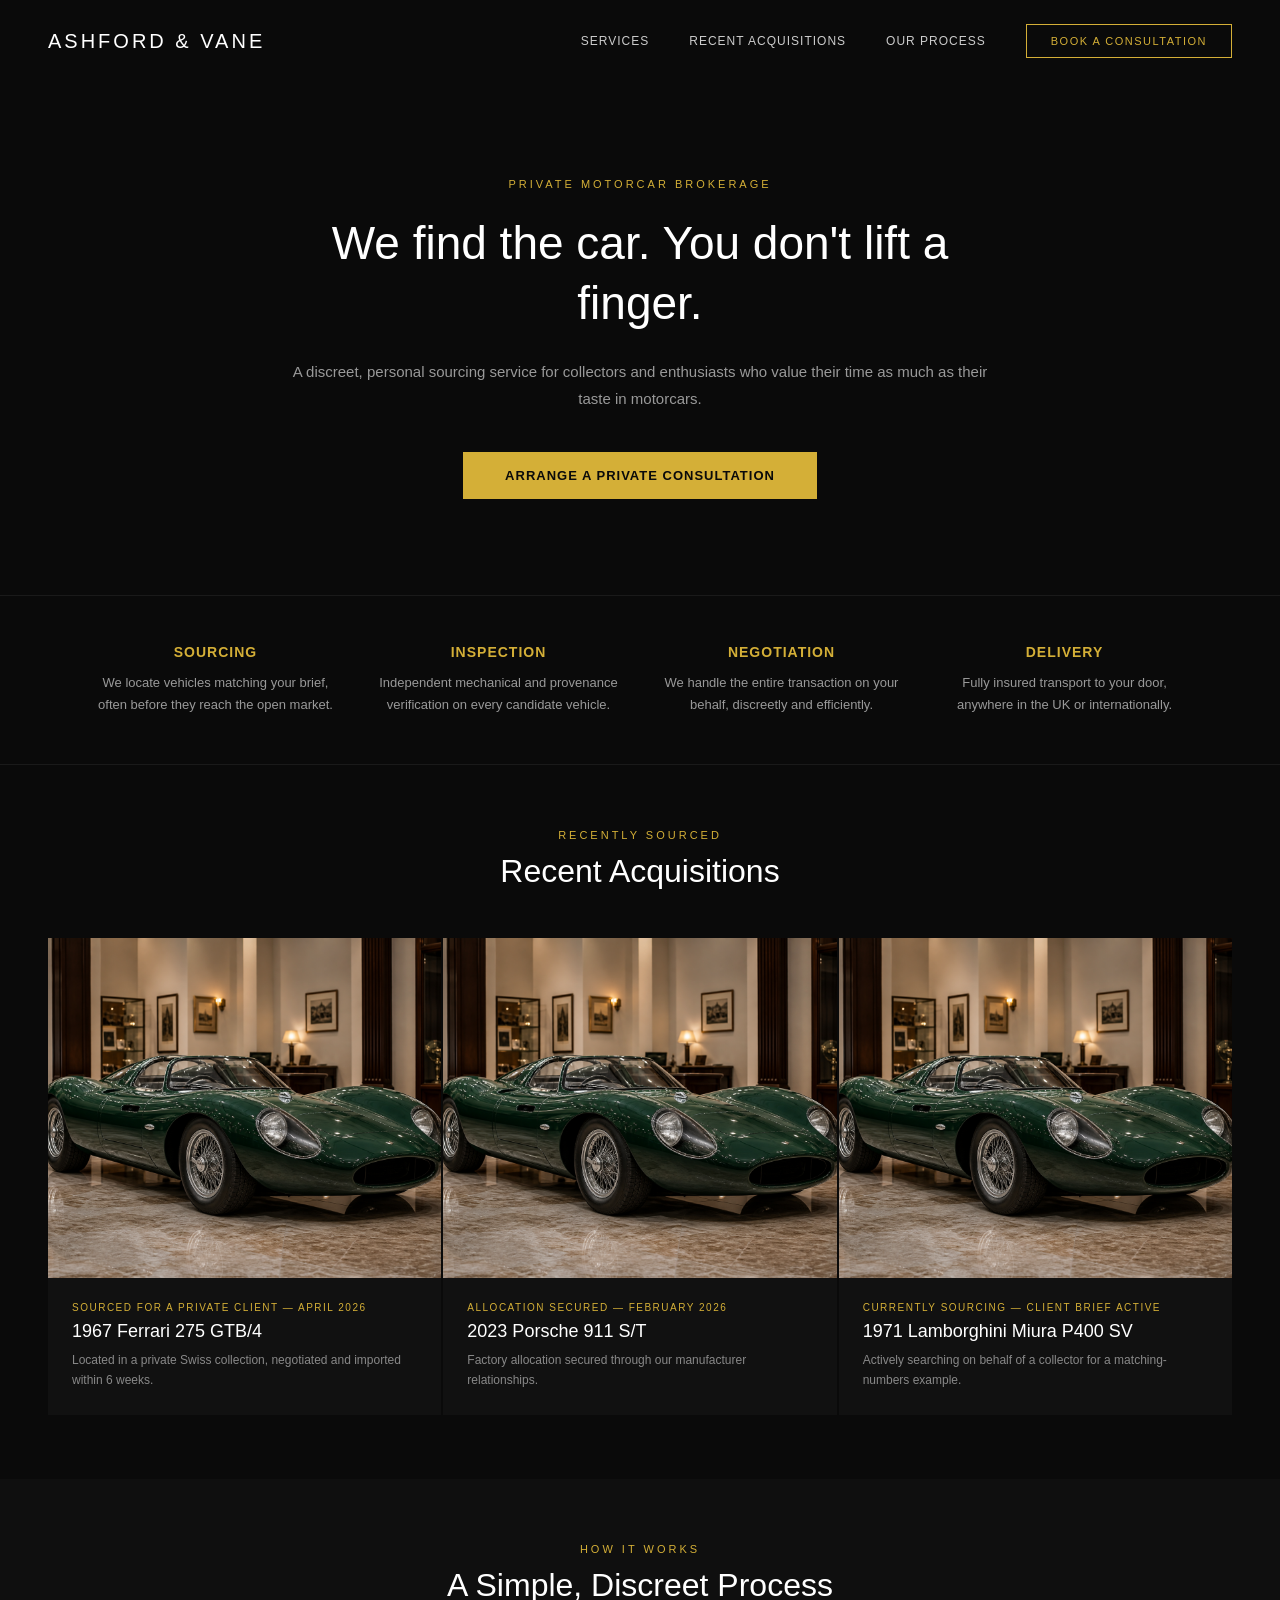
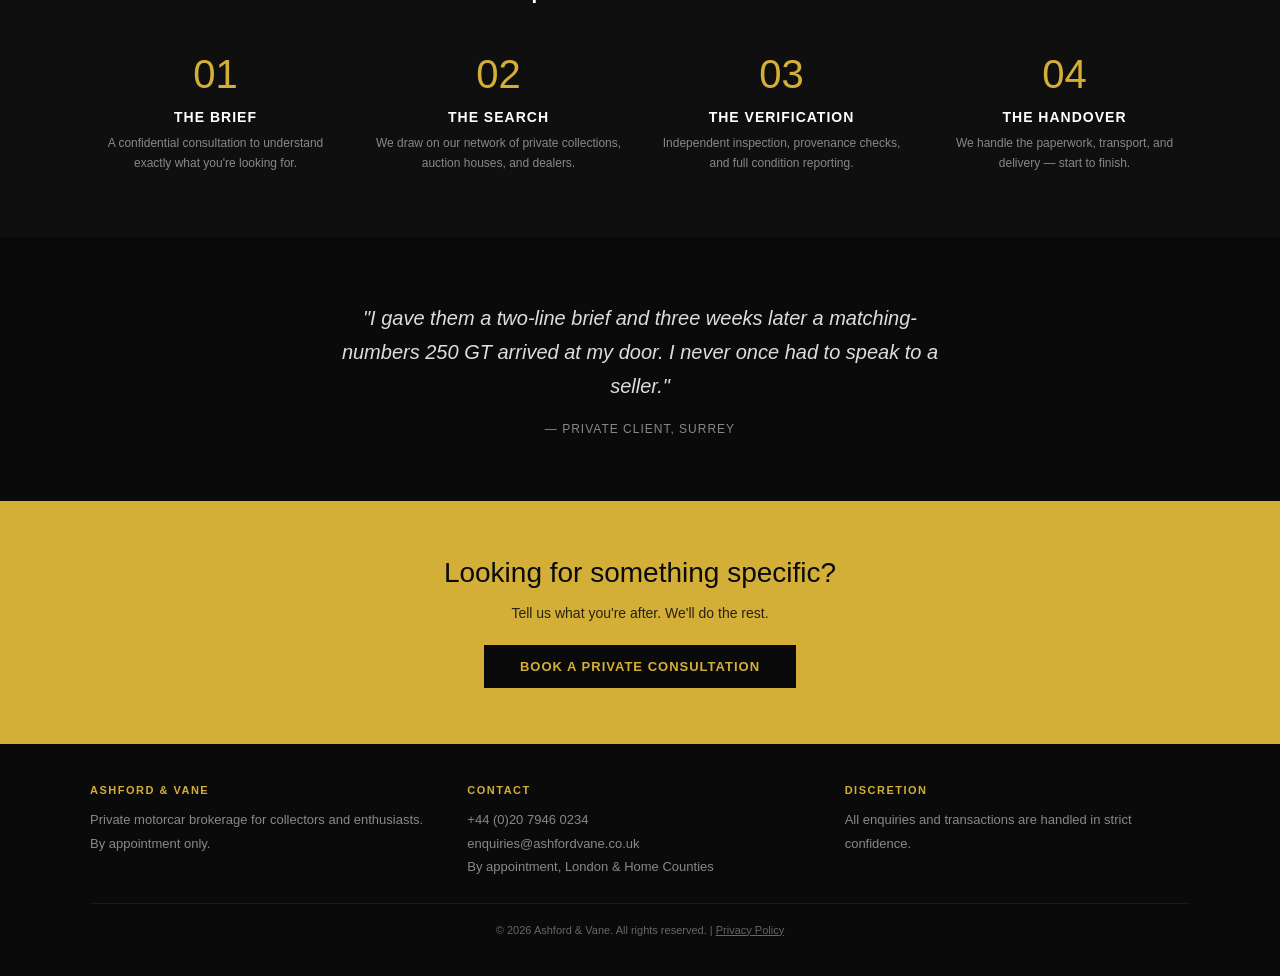
<file: motors-dealer-templates/template-8-broker-concierge.html>
<!DOCTYPE html>
<html lang="en">
<head>
<meta charset="UTF-8">
<meta name="viewport" content="width=device-width, initial-scale=1.0">
<title>Ashford & Vane - Private Motorcar Brokerage</title>
<style>
* { margin: 0; padding: 0; box-sizing: border-box; }
body { font-family: -apple-system, BlinkMacSystemFont, 'Segoe UI', sans-serif; color: #fff; background: #0a0a0a; }
header { padding: 1.5rem 3rem; display: flex; justify-content: space-between; align-items: center; }
.logo { font-size: 20px; font-weight: 300; letter-spacing: 3px; text-transform: uppercase; }
nav { display: flex; gap: 2.5rem; align-items: center; }
nav a { color: #ccc; text-decoration: none; font-size: 12px; letter-spacing: 1px; text-transform: uppercase; }
nav a:hover { color: #d4af37; }
.consult-btn { border: 1px solid #d4af37; color: #d4af37; padding: 10px 24px; font-size: 11px; letter-spacing: 1.5px; text-transform: uppercase; }

.hero { padding: 6rem 3rem; text-align: center; max-width: 800px; margin: 0 auto; }
.hero-eyebrow { font-size: 11px; letter-spacing: 3px; text-transform: uppercase; color: #d4af37; margin-bottom: 1.5rem; }
.hero h1 { font-size: 46px; font-weight: 200; line-height: 1.3; margin-bottom: 1.5rem; }
.hero p { font-size: 15px; color: #999; margin-bottom: 2.5rem; line-height: 1.8; }
.hero-btn { display: inline-block; padding: 16px 42px; background: #d4af37; color: #0a0a0a; text-decoration: none; font-weight: 600; letter-spacing: 1px; font-size: 13px; text-transform: uppercase; }
.hero-btn:hover { background: #e6c547; }

.services { padding: 3rem; border-top: 1px solid #1a1a1a; border-bottom: 1px solid #1a1a1a; }
.services-grid { display: grid; grid-template-columns: repeat(4, 1fr); gap: 2rem; max-width: 1100px; margin: 0 auto; text-align: center; }
.service-item h3 { font-size: 14px; letter-spacing: 1px; text-transform: uppercase; color: #d4af37; margin-bottom: 0.75rem; }
.service-item p { font-size: 13px; color: #999; line-height: 1.7; }

.acquisitions { padding: 4rem 3rem; }
.section-header { text-align: center; margin-bottom: 3rem; }
.section-eyebrow { font-size: 11px; letter-spacing: 3px; text-transform: uppercase; color: #d4af37; margin-bottom: 0.75rem; }
.section-header h2 { font-size: 32px; font-weight: 200; }
.acq-grid { display: grid; grid-template-columns: repeat(auto-fit, minmax(320px, 1fr)); gap: 2px; max-width: 1200px; margin: 0 auto; }
.acq-item { background: #111; position: relative; }
.acq-image { width: 100%; height: 340px; background: #1a1a1a; display: flex; align-items: center; justify-content: center; color: #555; font-size: 13px; }
.acq-overlay { padding: 1.5rem; }
.acq-status { font-size: 10px; letter-spacing: 1.5px; text-transform: uppercase; color: #d4af37; margin-bottom: 0.5rem; }
.acq-title { font-size: 18px; font-weight: 300; margin-bottom: 0.5rem; }
.acq-desc { font-size: 12px; color: #888; line-height: 1.7; }

.process { background: #0f0f0f; padding: 4rem 3rem; }
.process-grid { display: grid; grid-template-columns: repeat(4, 1fr); gap: 2rem; max-width: 1100px; margin: 0 auto; }
.process-step { text-align: center; }
.process-number { font-size: 40px; font-weight: 100; color: #d4af37; margin-bottom: 0.75rem; }
.process-step h3 { font-size: 14px; letter-spacing: 1px; text-transform: uppercase; margin-bottom: 0.5rem; }
.process-step p { font-size: 12px; color: #888; line-height: 1.7; }

.testimonial-strip { padding: 4rem 3rem; text-align: center; max-width: 700px; margin: 0 auto; }
.testimonial-strip p { font-size: 20px; font-weight: 200; font-style: italic; line-height: 1.7; margin-bottom: 1rem; color: #ddd; }
.testimonial-strip span { font-size: 12px; color: #888; letter-spacing: 1px; text-transform: uppercase; }

.cta-final { background: #d4af37; color: #0a0a0a; padding: 3.5rem 2rem; text-align: center; }
.cta-final h2 { font-size: 28px; font-weight: 400; margin-bottom: 1rem; }
.cta-final p { font-size: 14px; margin-bottom: 1.5rem; opacity: 0.85; }
.cta-final-btn { display: inline-block; padding: 14px 36px; background: #0a0a0a; color: #d4af37; text-decoration: none; font-weight: 600; letter-spacing: 1px; font-size: 13px; text-transform: uppercase; }

footer { padding: 2.5rem 3rem; }
.footer-grid { display: grid; grid-template-columns: repeat(3, 1fr); gap: 2rem; max-width: 1100px; margin: 0 auto 1.5rem; }
.footer-col h4 { font-size: 11px; letter-spacing: 1.5px; text-transform: uppercase; color: #d4af37; margin-bottom: 0.75rem; }
.footer-col p { font-size: 13px; color: #888; line-height: 1.8; }
.footer-col a { color: #888; text-decoration: none; }
.footer-bottom { border-top: 1px solid #1a1a1a; padding-top: 1.25rem; text-align: center; font-size: 11px; color: #666; max-width: 1100px; margin: 0 auto; }

@media (max-width: 768px) {
  .services-grid { grid-template-columns: repeat(2, 1fr); }
  .process-grid { grid-template-columns: repeat(2, 1fr); }
  .footer-grid { grid-template-columns: 1fr; }
}
.acq-image { background-image: url('../assets/demo-vehicles/template-8-ferrari-275-gtb.png'); background-size: cover; background-position: center; color: transparent; font-size: 0; }
</style>
</head>
<body>
<header>
  <div class="logo">Ashford & Vane</div>
  <nav>
    <a href="#services">Services</a>
    <a href="#acquisitions">Recent Acquisitions</a>
    <a href="#process">Our Process</a>
    <a href="#" class="consult-btn">Book a Consultation</a>
  </nav>
</header>

<section class="hero">
  <div class="hero-eyebrow">Private Motorcar Brokerage</div>
  <h1>We find the car. You don't lift a finger.</h1>
  <p>A discreet, personal sourcing service for collectors and enthusiasts who value their time as much as their taste in motorcars.</p>
  <a href="#" class="hero-btn">Arrange a Private Consultation</a>
</section>

<section class="services" id="services">
  <div class="services-grid">
    <div class="service-item">
      <h3>Sourcing</h3>
      <p>We locate vehicles matching your brief, often before they reach the open market.</p>
    </div>
    <div class="service-item">
      <h3>Inspection</h3>
      <p>Independent mechanical and provenance verification on every candidate vehicle.</p>
    </div>
    <div class="service-item">
      <h3>Negotiation</h3>
      <p>We handle the entire transaction on your behalf, discreetly and efficiently.</p>
    </div>
    <div class="service-item">
      <h3>Delivery</h3>
      <p>Fully insured transport to your door, anywhere in the UK or internationally.</p>
    </div>
  </div>
</section>

<section class="acquisitions" id="acquisitions">
  <div class="section-header">
    <div class="section-eyebrow">Recently Sourced</div>
    <h2>Recent Acquisitions</h2>
  </div>
  <div class="acq-grid">
    <div class="acq-item">
      <div class="acq-image">[Image: 1967 Ferrari 275 GTB]</div>
      <div class="acq-overlay">
        <div class="acq-status">Sourced for a private client — April 2026</div>
        <div class="acq-title">1967 Ferrari 275 GTB/4</div>
        <div class="acq-desc">Located in a private Swiss collection, negotiated and imported within 6 weeks.</div>
      </div>
    </div>
    <div class="acq-item">
      <div class="acq-image">[Image: 2023 Porsche 911 S/T]</div>
      <div class="acq-overlay">
        <div class="acq-status">Allocation secured — February 2026</div>
        <div class="acq-title">2023 Porsche 911 S/T</div>
        <div class="acq-desc">Factory allocation secured through our manufacturer relationships.</div>
      </div>
    </div>
    <div class="acq-item">
      <div class="acq-image">[Image: 1971 Lamborghini Miura]</div>
      <div class="acq-overlay">
        <div class="acq-status">Currently sourcing — client brief active</div>
        <div class="acq-title">1971 Lamborghini Miura P400 SV</div>
        <div class="acq-desc">Actively searching on behalf of a collector for a matching-numbers example.</div>
      </div>
    </div>
  </div>
</section>

<section class="process" id="process">
  <div class="section-header">
    <div class="section-eyebrow">How It Works</div>
    <h2>A Simple, Discreet Process</h2>
  </div>
  <div class="process-grid">
    <div class="process-step">
      <div class="process-number">01</div>
      <h3>The Brief</h3>
      <p>A confidential consultation to understand exactly what you're looking for.</p>
    </div>
    <div class="process-step">
      <div class="process-number">02</div>
      <h3>The Search</h3>
      <p>We draw on our network of private collections, auction houses, and dealers.</p>
    </div>
    <div class="process-step">
      <div class="process-number">03</div>
      <h3>The Verification</h3>
      <p>Independent inspection, provenance checks, and full condition reporting.</p>
    </div>
    <div class="process-step">
      <div class="process-number">04</div>
      <h3>The Handover</h3>
      <p>We handle the paperwork, transport, and delivery — start to finish.</p>
    </div>
  </div>
</section>

<section class="testimonial-strip">
  <p>"I gave them a two-line brief and three weeks later a matching-numbers 250 GT arrived at my door. I never once had to speak to a seller."</p>
  <span>— Private Client, Surrey</span>
</section>

<section class="cta-final">
  <h2>Looking for something specific?</h2>
  <p>Tell us what you're after. We'll do the rest.</p>
  <a href="#" class="cta-final-btn">Book a Private Consultation</a>
</section>

<footer>
  <div class="footer-grid">
    <div class="footer-col">
      <h4>Ashford & Vane</h4>
      <p>Private motorcar brokerage for collectors and enthusiasts. By appointment only.</p>
    </div>
    <div class="footer-col">
      <h4>Contact</h4>
      <p>+44 (0)20 7946 0234<br>enquiries@ashfordvane.co.uk<br>By appointment, London & Home Counties</p>
    </div>
    <div class="footer-col">
      <h4>Discretion</h4>
      <p>All enquiries and transactions are handled in strict confidence.</p>
    </div>
  </div>
  <div class="footer-bottom">
    <p>&copy; 2026 Ashford & Vane. All rights reserved. | <a href="#" style="color:#666;">Privacy Policy</a></p>
  </div>
</footer>
</body>
</html>
</file>
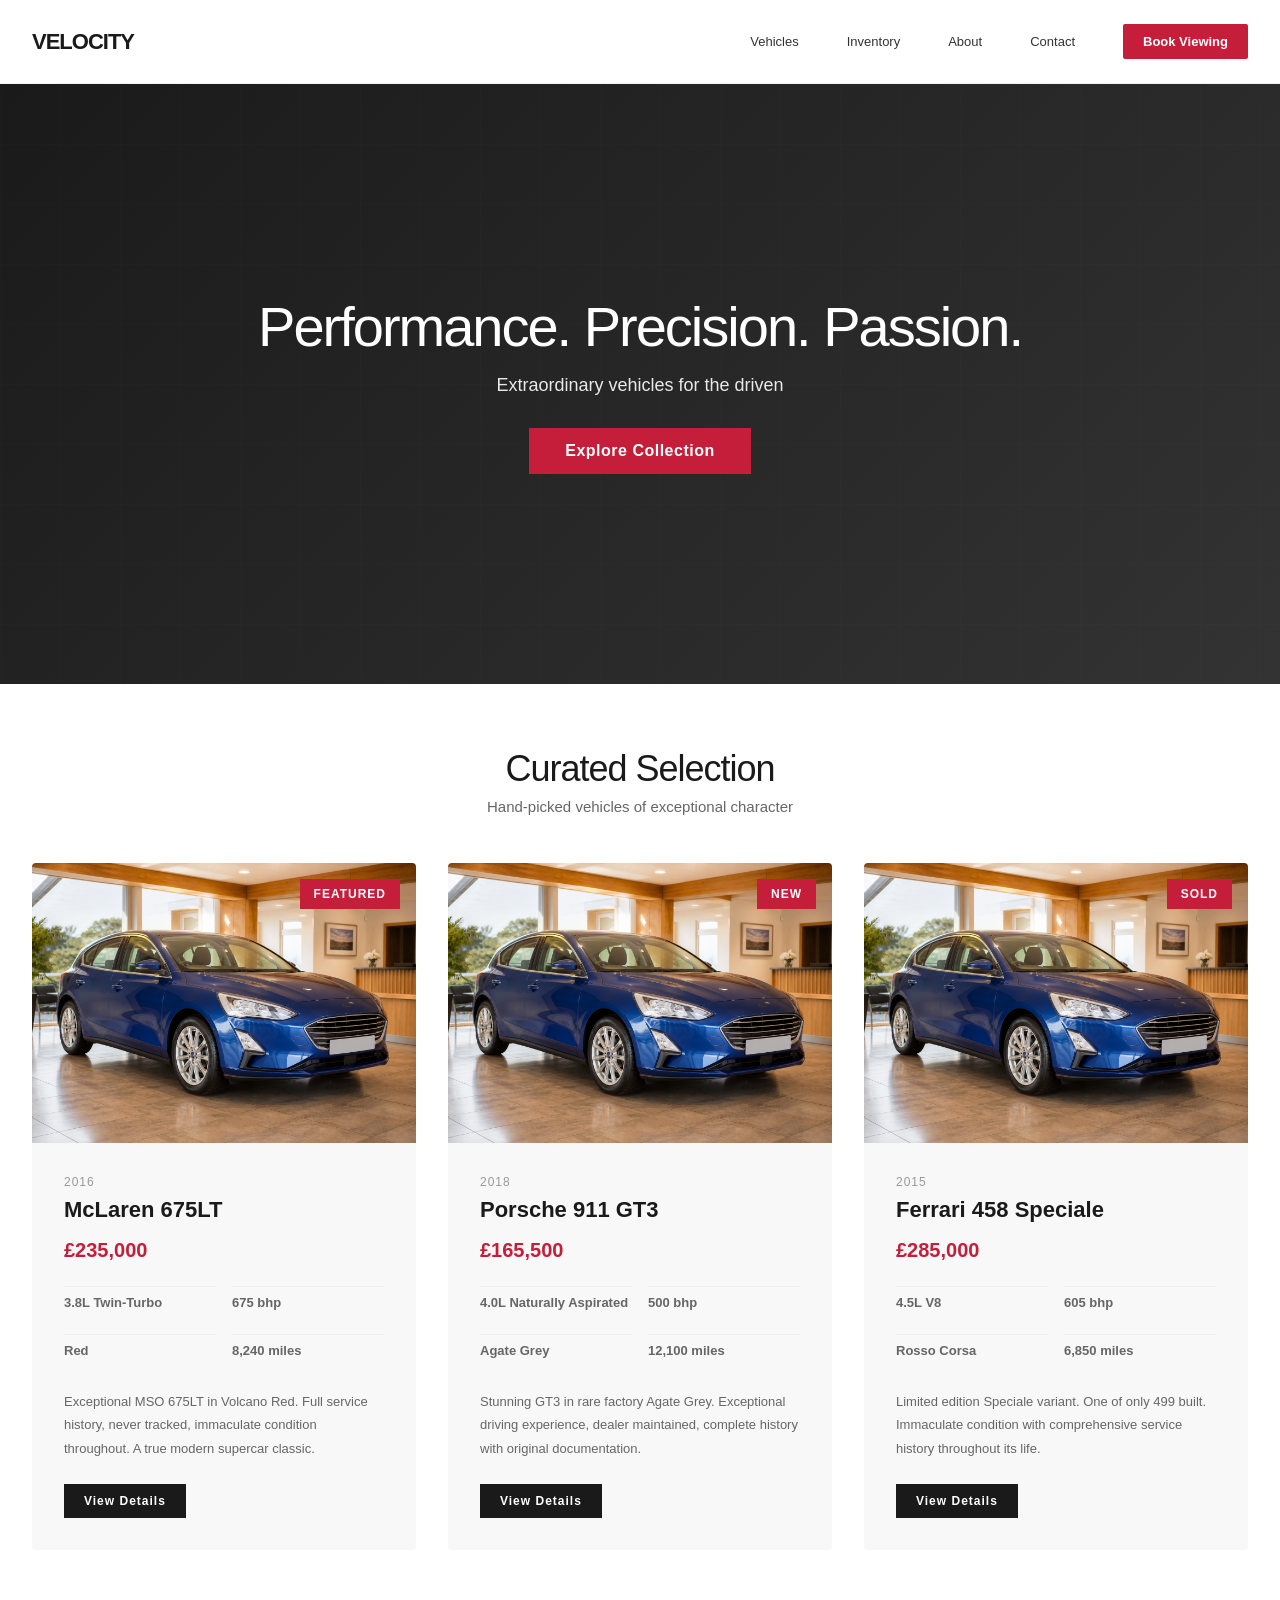
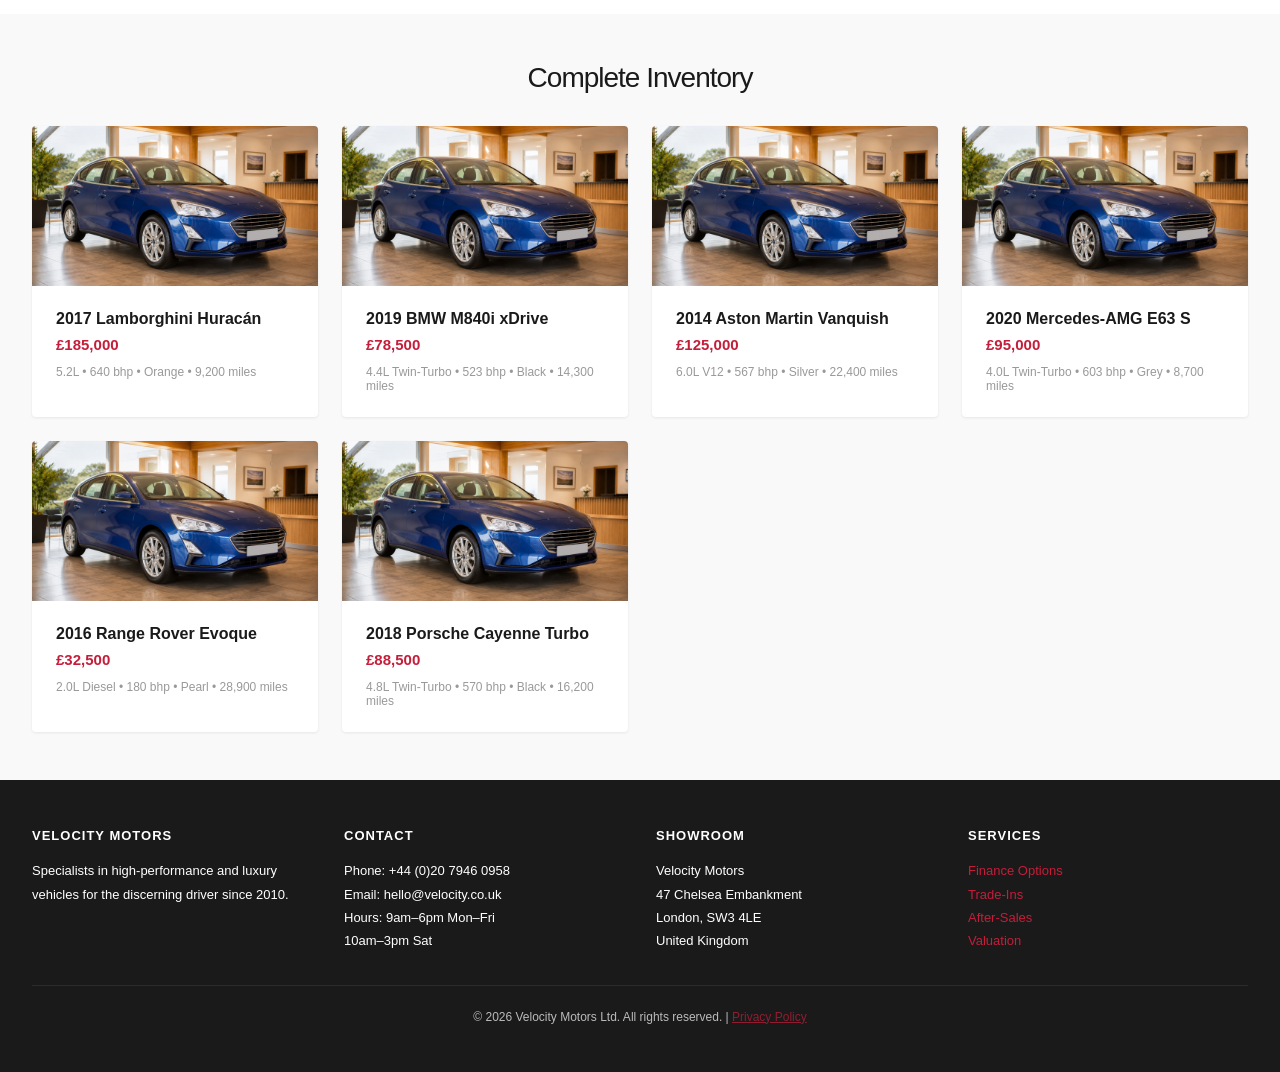
<file: motors-dealer-templates/template-9-lifestyle-premium.html>
<!DOCTYPE html>
<html lang="en">
<head>
<meta charset="UTF-8">
<meta name="viewport" content="width=device-width, initial-scale=1.0">
<title>Velocity Motors - Premium Template</title>
<style>
* { margin: 0; padding: 0; box-sizing: border-box; }
body { font-family: -apple-system, BlinkMacSystemFont, 'Segoe UI', sans-serif; color: #1a1a1a; background: #fff; }
header { background: #fff; padding: 1.5rem 2rem; display: flex; justify-content: space-between; align-items: center; border-bottom: 1px solid #f0f0f0; position: sticky; top: 0; z-index: 100; }
.logo { font-size: 22px; font-weight: 700; letter-spacing: -1px; }
nav { display: flex; gap: 3rem; align-items: center; }
nav a { text-decoration: none; color: #333; font-size: 13px; font-weight: 500; }
nav a:hover { color: #c41e3a; }
.nav-cta { background: #c41e3a; color: white; padding: 10px 20px; border-radius: 2px; font-weight: 600; }

.hero { height: 600px; background: linear-gradient(135deg, #1a1a1a 0%, #333 100%); display: flex; align-items: center; justify-content: center; color: white; text-align: center; position: relative; overflow: hidden; }
.hero-overlay { position: absolute; top: 0; left: 0; right: 0; bottom: 0; background: url('data:image/svg+xml,<svg xmlns="http://www.w3.org/2000/svg" viewBox="0 0 1200 600"><defs><pattern id="grid" width="60" height="60" patternUnits="userSpaceOnUse"><path d="M 60 0 L 0 0 0 60" fill="none" stroke="%23fff" stroke-width="0.5" opacity="0.1"/></pattern></defs><rect width="1200" height="600" fill="url(%23grid)"/></svg>'); opacity: 0.3; }
.hero-content { position: relative; z-index: 2; }
.hero h1 { font-size: 56px; font-weight: 300; margin-bottom: 1rem; letter-spacing: -2px; }
.hero p { font-size: 18px; opacity: 0.9; margin-bottom: 2rem; font-weight: 300; }
.hero-btn { display: inline-block; padding: 14px 36px; background: #c41e3a; color: white; text-decoration: none; font-weight: 600; letter-spacing: 0.5px; transition: all 0.3s; }
.hero-btn:hover { background: #a01730; transform: translateY(-2px); }

.vehicles-section { padding: 4rem 2rem; }
.section-header { text-align: center; margin-bottom: 3rem; }
.section-header h2 { font-size: 36px; font-weight: 300; margin-bottom: 0.5rem; letter-spacing: -1px; }
.section-header p { font-size: 15px; color: #666; }

.featured-vehicles { display: grid; grid-template-columns: repeat(auto-fit, minmax(360px, 1fr)); gap: 2rem; }
.vehicle-showcase { position: relative; background: #f8f8f8; overflow: hidden; border-radius: 4px; }
.vehicle-showcase-img { width: 100%; height: 280px; background: linear-gradient(135deg, #e0e0e0, #d0d0d0); display: flex; align-items: center; justify-content: center; color: #999; font-size: 14px; position: relative; }
.vehicle-badge { position: absolute; top: 16px; right: 16px; background: #c41e3a; color: white; padding: 8px 14px; font-size: 12px; font-weight: 600; letter-spacing: 1px; }
.vehicle-showcase-content { padding: 2rem; }
.vehicle-showcase-year { font-size: 12px; color: #999; text-transform: uppercase; letter-spacing: 1px; }
.vehicle-showcase-title { font-size: 22px; font-weight: 600; margin: 0.5rem 0; }
.vehicle-showcase-price { font-size: 20px; font-weight: 700; color: #c41e3a; margin: 1rem 0; }
.vehicle-showcase-specs { display: grid; grid-template-columns: 1fr 1fr; gap: 1rem; margin: 1.5rem 0; font-size: 13px; color: #666; }
.vehicle-showcase-specs span { padding: 0.5rem 0; border-top: 1px solid #eee; }
.vehicle-showcase-desc { font-size: 13px; line-height: 1.8; color: #666; margin: 1.5rem 0; }
.vehicle-showcase-link { display: inline-block; padding: 10px 20px; background: #1a1a1a; color: white; text-decoration: none; font-weight: 600; font-size: 12px; letter-spacing: 1px; }
.vehicle-showcase-link:hover { background: #c41e3a; }

.inventory-section { background: #f9f9f9; padding: 3rem 2rem; }
.inventory-title { text-align: center; font-size: 28px; font-weight: 300; margin-bottom: 2rem; letter-spacing: -1px; }
.inventory-grid { display: grid; grid-template-columns: repeat(auto-fill, minmax(280px, 1fr)); gap: 1.5rem; }
.inventory-card { background: white; border-radius: 4px; overflow: hidden; box-shadow: 0 1px 3px rgba(0,0,0,0.08); transition: box-shadow 0.3s; }
.inventory-card:hover { box-shadow: 0 8px 16px rgba(0,0,0,0.12); }
.inventory-card-img { width: 100%; height: 160px; background: #ddd; }
.inventory-card-content { padding: 1.5rem; }
.inventory-card-title { font-weight: 600; margin-bottom: 0.5rem; }
.inventory-card-price { color: #c41e3a; font-weight: 700; font-size: 15px; }
.inventory-card-specs { font-size: 12px; color: #999; margin-top: 0.75rem; }

footer { background: #1a1a1a; color: #fff; padding: 3rem 2rem; }
.footer-grid { display: grid; grid-template-columns: repeat(4, 1fr); gap: 2rem; margin-bottom: 2rem; }
.footer-col h4 { font-size: 13px; font-weight: 700; text-transform: uppercase; letter-spacing: 1px; margin-bottom: 1rem; }
.footer-col p { font-size: 13px; line-height: 1.8; }
.footer-col a { color: #c41e3a; text-decoration: none; }
.footer-col a:hover { text-decoration: underline; }
.footer-bottom { border-top: 1px solid #333; padding-top: 1.5rem; font-size: 12px; text-align: center; opacity: 0.7; }

@media (max-width: 768px) {
  .featured-vehicles { grid-template-columns: 1fr; }
  .footer-grid { grid-template-columns: repeat(2, 1fr); }
  .hero h1 { font-size: 36px; }
}
.vehicle-showcase-img, .inventory-card-img { background-image: url('../assets/demo-vehicles/template-9-mclaren-675lt.png'); background-size: cover; background-position: center; color: transparent; font-size: 0; }
</style>
</head>
<body>
<header>
  <div class="logo">VELOCITY</div>
  <nav>
    <a href="#vehicles">Vehicles</a>
    <a href="#inventory">Inventory</a>
    <a href="#about">About</a>
    <a href="#contact">Contact</a>
    <a href="#" class="nav-cta">Book Viewing</a>
  </nav>
</header>

<div class="hero">
  <div class="hero-overlay"></div>
  <div class="hero-content">
    <h1>Performance. Precision. Passion.</h1>
    <p>Extraordinary vehicles for the driven</p>
    <a href="#vehicles" class="hero-btn">Explore Collection</a>
  </div>
</div>

<section class="vehicles-section" id="vehicles">
  <div class="section-header">
    <h2>Curated Selection</h2>
    <p>Hand-picked vehicles of exceptional character</p>
  </div>

  <div class="featured-vehicles">
    <div class="vehicle-showcase">
      <div class="vehicle-showcase-img">
        <div class="vehicle-badge">FEATURED</div>
        [Image: 2016 McLaren 675LT]
      </div>
      <div class="vehicle-showcase-content">
        <div class="vehicle-showcase-year">2016</div>
        <div class="vehicle-showcase-title">McLaren 675LT</div>
        <div class="vehicle-showcase-price">£235,000</div>
        <div class="vehicle-showcase-specs">
          <span><strong>3.8L Twin-Turbo</strong></span>
          <span><strong>675 bhp</strong></span>
          <span><strong>Red</strong></span>
          <span><strong>8,240 miles</strong></span>
        </div>
        <div class="vehicle-showcase-desc">
          Exceptional MSO 675LT in Volcano Red. Full service history, never tracked, immaculate condition throughout. A true modern supercar classic.
        </div>
        <a href="#" class="vehicle-showcase-link">View Details</a>
      </div>
    </div>

    <div class="vehicle-showcase">
      <div class="vehicle-showcase-img">
        <div class="vehicle-badge">NEW</div>
        [Image: 2018 Porsche 911 GT3]
      </div>
      <div class="vehicle-showcase-content">
        <div class="vehicle-showcase-year">2018</div>
        <div class="vehicle-showcase-title">Porsche 911 GT3</div>
        <div class="vehicle-showcase-price">£165,500</div>
        <div class="vehicle-showcase-specs">
          <span><strong>4.0L Naturally Aspirated</strong></span>
          <span><strong>500 bhp</strong></span>
          <span><strong>Agate Grey</strong></span>
          <span><strong>12,100 miles</strong></span>
        </div>
        <div class="vehicle-showcase-desc">
          Stunning GT3 in rare factory Agate Grey. Exceptional driving experience, dealer maintained, complete history with original documentation.
        </div>
        <a href="#" class="vehicle-showcase-link">View Details</a>
      </div>
    </div>

    <div class="vehicle-showcase">
      <div class="vehicle-showcase-img">
        <div class="vehicle-badge">SOLD</div>
        [Image: 2015 Ferrari F430]
      </div>
      <div class="vehicle-showcase-content">
        <div class="vehicle-showcase-year">2015</div>
        <div class="vehicle-showcase-title">Ferrari 458 Speciale</div>
        <div class="vehicle-showcase-price">£285,000</div>
        <div class="vehicle-showcase-specs">
          <span><strong>4.5L V8</strong></span>
          <span><strong>605 bhp</strong></span>
          <span><strong>Rosso Corsa</strong></span>
          <span><strong>6,850 miles</strong></span>
        </div>
        <div class="vehicle-showcase-desc">
          Limited edition Speciale variant. One of only 499 built. Immaculate condition with comprehensive service history throughout its life.
        </div>
        <a href="#" class="vehicle-showcase-link">View Details</a>
      </div>
    </div>
  </div>
</section>

<section class="inventory-section" id="inventory">
  <div class="inventory-title">Complete Inventory</div>
  <div class="inventory-grid">
    <div class="inventory-card">
      <div class="inventory-card-img"></div>
      <div class="inventory-card-content">
        <div class="inventory-card-title">2017 Lamborghini Huracán</div>
        <div class="inventory-card-price">£185,000</div>
        <div class="inventory-card-specs">5.2L • 640 bhp • Orange • 9,200 miles</div>
      </div>
    </div>

    <div class="inventory-card">
      <div class="inventory-card-img"></div>
      <div class="inventory-card-content">
        <div class="inventory-card-title">2019 BMW M840i xDrive</div>
        <div class="inventory-card-price">£78,500</div>
        <div class="inventory-card-specs">4.4L Twin-Turbo • 523 bhp • Black • 14,300 miles</div>
      </div>
    </div>

    <div class="inventory-card">
      <div class="inventory-card-img"></div>
      <div class="inventory-card-content">
        <div class="inventory-card-title">2014 Aston Martin Vanquish</div>
        <div class="inventory-card-price">£125,000</div>
        <div class="inventory-card-specs">6.0L V12 • 567 bhp • Silver • 22,400 miles</div>
      </div>
    </div>

    <div class="inventory-card">
      <div class="inventory-card-img"></div>
      <div class="inventory-card-content">
        <div class="inventory-card-title">2020 Mercedes-AMG E63 S</div>
        <div class="inventory-card-price">£95,000</div>
        <div class="inventory-card-specs">4.0L Twin-Turbo • 603 bhp • Grey • 8,700 miles</div>
      </div>
    </div>

    <div class="inventory-card">
      <div class="inventory-card-img"></div>
      <div class="inventory-card-content">
        <div class="inventory-card-title">2016 Range Rover Evoque</div>
        <div class="inventory-card-price">£32,500</div>
        <div class="inventory-card-specs">2.0L Diesel • 180 bhp • Pearl • 28,900 miles</div>
      </div>
    </div>

    <div class="inventory-card">
      <div class="inventory-card-img"></div>
      <div class="inventory-card-content">
        <div class="inventory-card-title">2018 Porsche Cayenne Turbo</div>
        <div class="inventory-card-price">£88,500</div>
        <div class="inventory-card-specs">4.8L Twin-Turbo • 570 bhp • Black • 16,200 miles</div>
      </div>
    </div>
  </div>
</section>

<footer id="contact">
  <div class="footer-grid">
    <div class="footer-col">
      <h4>Velocity Motors</h4>
      <p>Specialists in high-performance and luxury vehicles for the discerning driver since 2010.</p>
    </div>
    <div class="footer-col">
      <h4>Contact</h4>
      <p>
        Phone: +44 (0)20 7946 0958<br>
        Email: hello@velocity.co.uk<br>
        Hours: 9am–6pm Mon–Fri<br>
        10am–3pm Sat
      </p>
    </div>
    <div class="footer-col">
      <h4>Showroom</h4>
      <p>
        Velocity Motors<br>
        47 Chelsea Embankment<br>
        London, SW3 4LE<br>
        United Kingdom
      </p>
    </div>
    <div class="footer-col">
      <h4>Services</h4>
      <p>
        <a href="#">Finance Options</a><br>
        <a href="#">Trade-Ins</a><br>
        <a href="#">After-Sales</a><br>
        <a href="#">Valuation</a>
      </p>
    </div>
  </div>
  <div class="footer-bottom">
    <p>&copy; 2026 Velocity Motors Ltd. All rights reserved. | <a href="#" style="color: #c41e3a;">Privacy Policy</a></p>
  </div>
</footer>
</body>
</html>
</file>
<file: styles.css>
:root{--ink:#181817;--paper:#f7f2e9;--paper-2:#ede5d7;--gold:#a98a47;--gold-soft:#d4bd83;--line:rgba(24,24,23,.16);--serif:Georgia,"Times New Roman",serif;--sans:Inter,Arial,sans-serif}
*{box-sizing:border-box}html{scroll-behavior:smooth}body{margin:0;background:var(--paper);color:var(--ink);font-family:var(--sans);font-size:16px;line-height:1.6;overflow-x:hidden}a{color:inherit}img{display:block;max-width:100%}.sr-only,.skip-link{position:absolute;width:1px;height:1px;padding:0;margin:-1px;overflow:hidden;clip:rect(0,0,0,0);white-space:nowrap;border:0}.skip-link:focus{position:fixed;z-index:100;width:auto;height:auto;clip:auto;margin:1rem;padding:.8rem 1rem;background:#fff;color:#000}.site-header{position:fixed;z-index:50;top:0;left:0;width:100%;height:84px;padding:0 clamp(24px,5vw,80px);display:flex;align-items:center;justify-content:space-between;border-bottom:1px solid transparent;transition:background .4s,border-color .4s}.site-header.scrolled{background:rgba(247,242,233,.92);backdrop-filter:blur(18px);border-color:var(--line)}.brand{width:176px;height:40px;overflow:hidden;display:flex;align-items:center}.brand img{width:100%;height:auto}.site-nav{display:flex;gap:34px}.site-nav a{text-decoration:none;font-size:13px;letter-spacing:.06em;position:relative}.site-nav a:after{content:"";position:absolute;left:0;bottom:-7px;width:100%;height:1px;background:var(--gold);transform:scaleX(0);transform-origin:right;transition:transform .35s}.site-nav a:hover:after,.site-nav a:focus-visible:after{transform:scaleX(1);transform-origin:left}.menu-toggle{display:none;border:0;background:none;width:40px;height:40px;padding:9px}.menu-toggle span:not(.sr-only){display:block;height:1px;background:currentColor;margin:6px 0}.hero{min-height:100svh;position:relative;display:grid;grid-template-columns:minmax(0,1fr) 260px;align-items:end;padding:150px clamp(24px,8vw,140px) 12vh;isolation:isolate}.hero-copy{max-width:850px;position:relative;z-index:3}.eyebrow{font-size:11px;text-transform:uppercase;letter-spacing:.25em;font-weight:700;color:var(--gold);margin:0 0 22px}.hero h1,.manifesto h2,.companies h2,.future h2,.contact h2{font-family:var(--serif);font-weight:400;letter-spacing:-.045em;line-height:.94;margin:0}.hero h1{font-size:clamp(64px,9vw,146px)}em{font-weight:400;color:var(--gold)}.hero-intro{max-width:650px;font-size:clamp(17px,1.5vw,22px);color:#56534d;margin:34px 0 38px}.hero-actions{display:flex;align-items:center;gap:28px}.button{display:inline-flex;align-items:center;justify-content:center;min-height:52px;padding:0 24px;text-decoration:none;border-radius:100px;font-size:13px;font-weight:700;letter-spacing:.03em;transition:transform .25s,background .25s,color .25s}.button:hover{transform:translateY(-3px)}.button-primary{background:var(--ink);color:var(--paper)}.text-link{text-decoration:none;font-size:13px;font-weight:700}.text-link span{color:var(--gold);margin-left:5px}.hero-mark{align-self:center;justify-self:end;text-align:center;position:relative;z-index:3}.hero-mark img{width:130px;margin:auto;mix-blend-mode:multiply}.hero-mark span{display:block;margin-top:12px;font-size:9px;letter-spacing:.22em;text-transform:uppercase;color:#6c675e}.hero-orbit{position:absolute;inset:0;overflow:hidden;z-index:-1}.orbit{position:absolute;border:1px solid rgba(169,138,71,.18);border-radius:50%;left:70%;top:51%;transform:translate(-50%,-50%)}.orbit-one{width:42vw;height:42vw;animation:drift 14s ease-in-out infinite}.orbit-two{width:58vw;height:58vw;animation:drift 19s ease-in-out infinite reverse}.orbit-three{width:76vw;height:76vw;animation:drift 24s ease-in-out infinite}.glow{position:absolute;width:32vw;height:32vw;border-radius:50%;left:72%;top:50%;transform:translate(-50%,-50%);background:radial-gradient(circle,rgba(212,189,131,.28),rgba(247,242,233,0) 67%);animation:breathe 8s ease-in-out infinite}.scroll-note{position:absolute;right:clamp(24px,5vw,80px);bottom:28px;display:flex;align-items:center;gap:12px;font-size:9px;letter-spacing:.2em;text-transform:uppercase}.scroll-note span{width:54px;height:1px;background:var(--gold)}@keyframes drift{50%{transform:translate(-48%,-53%) scale(1.035)}}@keyframes breathe{50%{opacity:.55;transform:translate(-50%,-50%) scale(1.12)}}.section-pad{padding:clamp(90px,12vw,180px) clamp(24px,8vw,140px)}.section-label{display:flex;align-items:center;gap:18px;font-size:10px;text-transform:uppercase;letter-spacing:.22em;margin-bottom:clamp(55px,8vw,110px)}.section-label span{width:42px;height:42px;border:1px solid var(--line);border-radius:50%;display:grid;place-items:center;color:var(--gold)}.manifesto{background:#fffdf8}.manifesto-grid{display:grid;grid-template-columns:1.2fr .7fr;gap:8vw;align-items:end}.manifesto h2{font-size:clamp(46px,6.2vw,100px);max-width:900px}.manifesto-copy{font-size:clamp(17px,1.4vw,21px);color:#625e56}.manifesto-copy p{margin:0 0 24px}.principles{display:grid;grid-template-columns:repeat(3,1fr);gap:0;border-top:1px solid var(--line);margin-top:110px}.principle{padding:28px 7vw 0 0;border-right:1px solid var(--line);min-height:135px}.principle+ .principle{padding-left:2.5vw}.principle:last-child{border-right:0}.principle strong{display:block;font-family:var(--serif);font-size:24px;font-weight:400;margin-bottom:8px}.principle span{font-size:13px;color:#6c675f}.companies{background:var(--ink);color:var(--paper)}.section-label.light span{border-color:rgba(255,255,255,.2)}.companies-heading{display:flex;justify-content:space-between;align-items:end;margin-bottom:60px}.companies h2{font-size:clamp(54px,7vw,112px)}.companies-heading>p{max-width:300px;color:#aaa59a}.company-grid{display:grid;grid-template-columns:1fr 1fr;gap:20px}.company-card{min-height:620px;border:1px solid rgba(255,255,255,.14);padding:34px;display:flex;flex-direction:column;text-decoration:none;position:relative;overflow:hidden;transition:border-color .35s,transform .35s}.company-card:hover{border-color:var(--gold-soft);transform:translateY(-6px)}.card-number{font-size:11px;letter-spacing:.2em;color:var(--gold-soft)}.card-body{margin:auto 0;position:relative;z-index:2}.card-kicker{text-transform:uppercase;letter-spacing:.2em;font-size:9px;color:var(--gold-soft)}.company-card h3{font-family:var(--serif);font-weight:400;font-size:clamp(52px,6vw,90px);line-height:.91;letter-spacing:-.04em;margin:16px 0 26px}.card-body>p:last-child{max-width:430px;color:#bdb8ae}.card-link{display:flex;justify-content:space-between;align-items:center;padding-top:22px;border-top:1px solid rgba(255,255,255,.14);font-size:12px;position:relative;z-index:2}.card-link b{font-size:22px;color:var(--gold-soft)}.card-aura{position:absolute;width:420px;height:420px;border-radius:50%;right:-250px;top:20%;background:radial-gradient(circle,rgba(169,138,71,.28),transparent 68%);transition:transform .7s}.studio .card-aura{background:radial-gradient(circle,rgba(111,92,130,.34),transparent 68%)}.company-card:hover .card-aura{transform:translate(-80px) scale(1.2)}.future{min-height:90vh;position:relative;display:grid;grid-template-columns:.7fr 1.4fr;gap:8vw;align-items:center;background:var(--paper-2);overflow:hidden}.future-mark img{width:min(300px,70%);margin:auto;mix-blend-mode:multiply}.future-copy{max-width:760px}.future h2{font-size:clamp(66px,8vw,128px)}.future-copy>p:last-child{max-width:540px;color:#625e56;font-size:18px;margin-top:30px}.future-line{position:absolute;width:70vw;height:70vw;border:1px solid rgba(169,138,71,.25);border-radius:50%;left:-35vw;top:10%;pointer-events:none}.contact{background:#fffdf8}.contact-grid{display:grid;grid-template-columns:1.35fr .65fr;align-items:end;gap:8vw}.contact h2{font-size:clamp(60px,8vw,130px)}.contact-action{padding-bottom:10px}.contact-action p{color:#625e56;font-size:18px;margin:0 0 28px}.button-dark{background:var(--ink);color:var(--paper)}.site-footer{background:var(--ink);color:var(--paper);padding:65px clamp(24px,8vw,140px) 32px;display:grid;grid-template-columns:1fr auto;gap:50px;align-items:center}.footer-brand{width:230px;height:55px;overflow:hidden}.footer-brand img{width:100%}.footer-links{display:flex;gap:30px}.footer-links a{font-size:12px;text-decoration:none;color:#c8c2b7}.site-footer>p{grid-column:1/-1;padding-top:24px;border-top:1px solid rgba(255,255,255,.12);font-size:10px;color:#89857d}.reveal{opacity:0;transform:translateY(28px);transition:opacity .8s ease,transform .8s ease}.reveal.visible{opacity:1;transform:none}@media(max-width:800px){.site-header{height:70px}.brand{width:145px}.menu-toggle{display:block;position:relative;z-index:4}.site-nav{position:fixed;inset:0;background:var(--paper);padding:120px 28px 40px;display:flex;flex-direction:column;gap:20px;transform:translateX(100%);transition:transform .4s ease}.site-nav.open{transform:none}.site-nav a{font-family:var(--serif);font-size:36px}.hero{grid-template-columns:1fr;padding-top:130px;padding-bottom:90px}.hero h1{font-size:clamp(58px,18vw,90px)}.hero-mark{display:none}.hero-actions{align-items:flex-start;flex-direction:column;gap:18px}.orbit{left:92%;top:40%}.orbit-one{width:90vw;height:90vw}.orbit-two{width:130vw;height:130vw}.orbit-three{width:170vw;height:170vw}.scroll-note{display:none}.manifesto-grid,.contact-grid,.future{grid-template-columns:1fr}.manifesto h2{font-size:50px}.principles{grid-template-columns:1fr;margin-top:70px}.principle,.principle+ .principle{border-right:0;border-bottom:1px solid var(--line);padding:24px 0;min-height:0}.companies-heading{display:block}.companies-heading>p{margin-top:24px}.company-grid{grid-template-columns:1fr}.company-card{min-height:500px}.future{min-height:auto}.future-mark img{width:130px;margin:0}.contact h2{font-size:58px}.contact-action{padding-top:30px}.site-footer{grid-template-columns:1fr}.footer-links{flex-wrap:wrap}}@media(prefers-reduced-motion:reduce){html{scroll-behavior:auto}*,*:before,*:after{animation:none!important;transition:none!important}.reveal{opacity:1;transform:none}}
/* --- refinements (2026-08) --- */
/* Hero animates in on load via CSS (no JS dependency, visible even if JS is off). */
@keyframes heroReveal{from{opacity:0;transform:translateY(28px)}to{opacity:1;transform:none}}
.hero .reveal{opacity:1;animation:heroReveal .9s ease both}
.hero .hero-mark.reveal{animation-delay:.12s}
@media(max-width:800px){
  .menu-toggle{color:var(--ink)}
  .hero h1{font-size:clamp(52px,16vw,72px)}
}
@media(prefers-reduced-motion:reduce){
  .hero .reveal{animation:none;opacity:1;transform:none}
}
</file>
<file: enhance.css>
/* ==========================================================================
   Bivetica — hero refinement (PREVIEW): rotating gold wireframe mesh on cream.
   Fine gold linework sphere behind/beside the headline, plus typography-led
   motion and prominent card numbers. Charcoal/ivory/gold palette unchanged.
   ========================================================================== */

/* Retire the old rotating rings + glow (also removed from markup). */
.hero-orbit{display:none !important}

/* --- Rotating gold wireframe mesh on the cream canvas --------------------- */
.hero-mesh{
  position:absolute;inset:0;z-index:0;width:100%;height:100%;pointer-events:none;
  -webkit-mask-image:linear-gradient(90deg,transparent,#000 34%);
  mask-image:linear-gradient(90deg,transparent,#000 34%);   /* fade off the headline */
}

/* --- Kinetic headline: line-by-line mask reveal --------------------------- */
.hero .reveal.hero-copy{opacity:1;transform:none;animation:none}
.hero-title{overflow:visible;letter-spacing:-.03em}
.hero-title .line{display:block;overflow:hidden;padding-block:.14em;margin-block:-.1em}
.hero-title .line > span{display:block;transform:translateY(115%);will-change:transform;
  animation:bvLineUp 1s cubic-bezier(.22,1,.36,1) both}
.hero-title .line:nth-child(2) > span{animation-delay:.12s}
@keyframes bvLineUp{to{transform:translateY(0)}}

/* Slow gold shimmer on the accent line */
.hero-title em{
  color:transparent;
  background:linear-gradient(100deg,var(--gold) 18%,var(--gold-soft) 40%,#f1e4c2 50%,var(--gold-soft) 60%,var(--gold) 82%);
  -webkit-background-clip:text;background-clip:text;background-size:220% 100%;
  animation:bvShimmer 6.5s ease-in-out 1s infinite;
}
@keyframes bvShimmer{0%,100%{background-position:160% 0}50%{background-position:-60% 0}}

/* Staggered entrance for the remaining hero copy */
.hero-copy .eyebrow,.hero-intro,.hero-actions{animation:bvRise .8s ease both}
.hero-copy .eyebrow{animation-delay:.15s}
.hero-intro{animation-delay:.5s}
.hero-actions{animation-delay:.66s}
@keyframes bvRise{from{opacity:0;transform:translateY(18px)}to{opacity:1;transform:none}}

/* --- Prominent company-card numbers (and less empty cards) ---------------- */
.company-card{min-height:520px}
.card-number{
  position:absolute;top:26px;right:32px;left:auto;
  font-family:var(--serif);font-size:clamp(58px,6vw,104px);line-height:1;letter-spacing:0;
  color:transparent;-webkit-text-stroke:1px var(--gold-soft);text-stroke:1px var(--gold-soft);opacity:.55;
}
.studio .card-aura{background:radial-gradient(circle,rgba(169,138,71,.30),transparent 68%)}

/* --- Approach section: more content, tighter rhythm ---------------------- */
.section-label{margin-bottom:clamp(36px,4.5vw,60px)}
.manifesto-grid{align-items:start;grid-template-columns:1.1fr .9fr;gap:clamp(44px,4.5vw,80px)}
.manifesto-tag{margin:26px 0 0;font-size:clamp(15px,1.2vw,18px);line-height:1.55;color:#6c675f;max-width:440px}
.manifesto-copy{align-self:start;max-width:540px}
.principles{grid-template-columns:repeat(4,1fr);margin-top:clamp(58px,7vw,88px)}
.principle{min-height:auto;padding:28px 3vw 0 0}
.principle span{line-height:1.55}

/* --- Contact form -------------------------------------------------------- */
.contact-grid{align-items:start;grid-template-columns:1.05fr .95fr;gap:clamp(40px,6vw,90px)}
.contact-lead p{color:#625e56;font-size:18px;line-height:1.6;margin:26px 0 22px;max-width:400px}
.contact-email{font-family:var(--serif);font-size:clamp(20px,1.8vw,26px);color:var(--gold);
  text-decoration:none;border-bottom:1px solid transparent;transition:border-color .3s}
.contact-email:hover,.contact-email:focus-visible{border-color:var(--gold)}
.contact-form{display:flex;flex-direction:column;gap:22px;max-width:470px;position:relative}
.contact-form .field{display:flex;flex-direction:column;gap:8px}
.contact-form label{font-size:11px;letter-spacing:.14em;text-transform:uppercase;color:#6c675f;font-weight:700}
.contact-form input,.contact-form textarea{
  border:0;border-bottom:1px solid var(--line);background:transparent;color:var(--ink);
  font-family:var(--sans);font-size:16px;padding:9px 2px;outline:none;border-radius:0;transition:border-color .3s}
.contact-form input:focus,.contact-form textarea:focus{border-color:var(--gold)}
.contact-form textarea{resize:vertical;min-height:96px}
.contact-form button{align-self:flex-start;border:0;cursor:pointer;margin-top:4px}
.cf-hp{position:absolute;left:-9999px;width:1px;height:1px;opacity:0}
.cf-status{font-size:14px;margin:4px 0 0;min-height:1.2em}
.cf-status.ok{color:#5a7d3c}
.cf-status.err{color:#9a3b2f}
@media(max-width:800px){
  .principles{grid-template-columns:1fr}
  .contact-grid{grid-template-columns:1fr}
}

/* --- Reduced motion ------------------------------------------------------- */
@media(prefers-reduced-motion:reduce){
  .hero-title .line > span{transform:none;animation:none}
  .hero-title em{animation:none}
  .hero-copy .eyebrow,.hero-intro,.hero-actions{animation:none;opacity:1;transform:none}
}

/* --- Mobile --------------------------------------------------------------- */
@media(max-width:800px){
  .hero-mesh{opacity:.5;-webkit-mask-image:none;mask-image:none}
}
</file>
